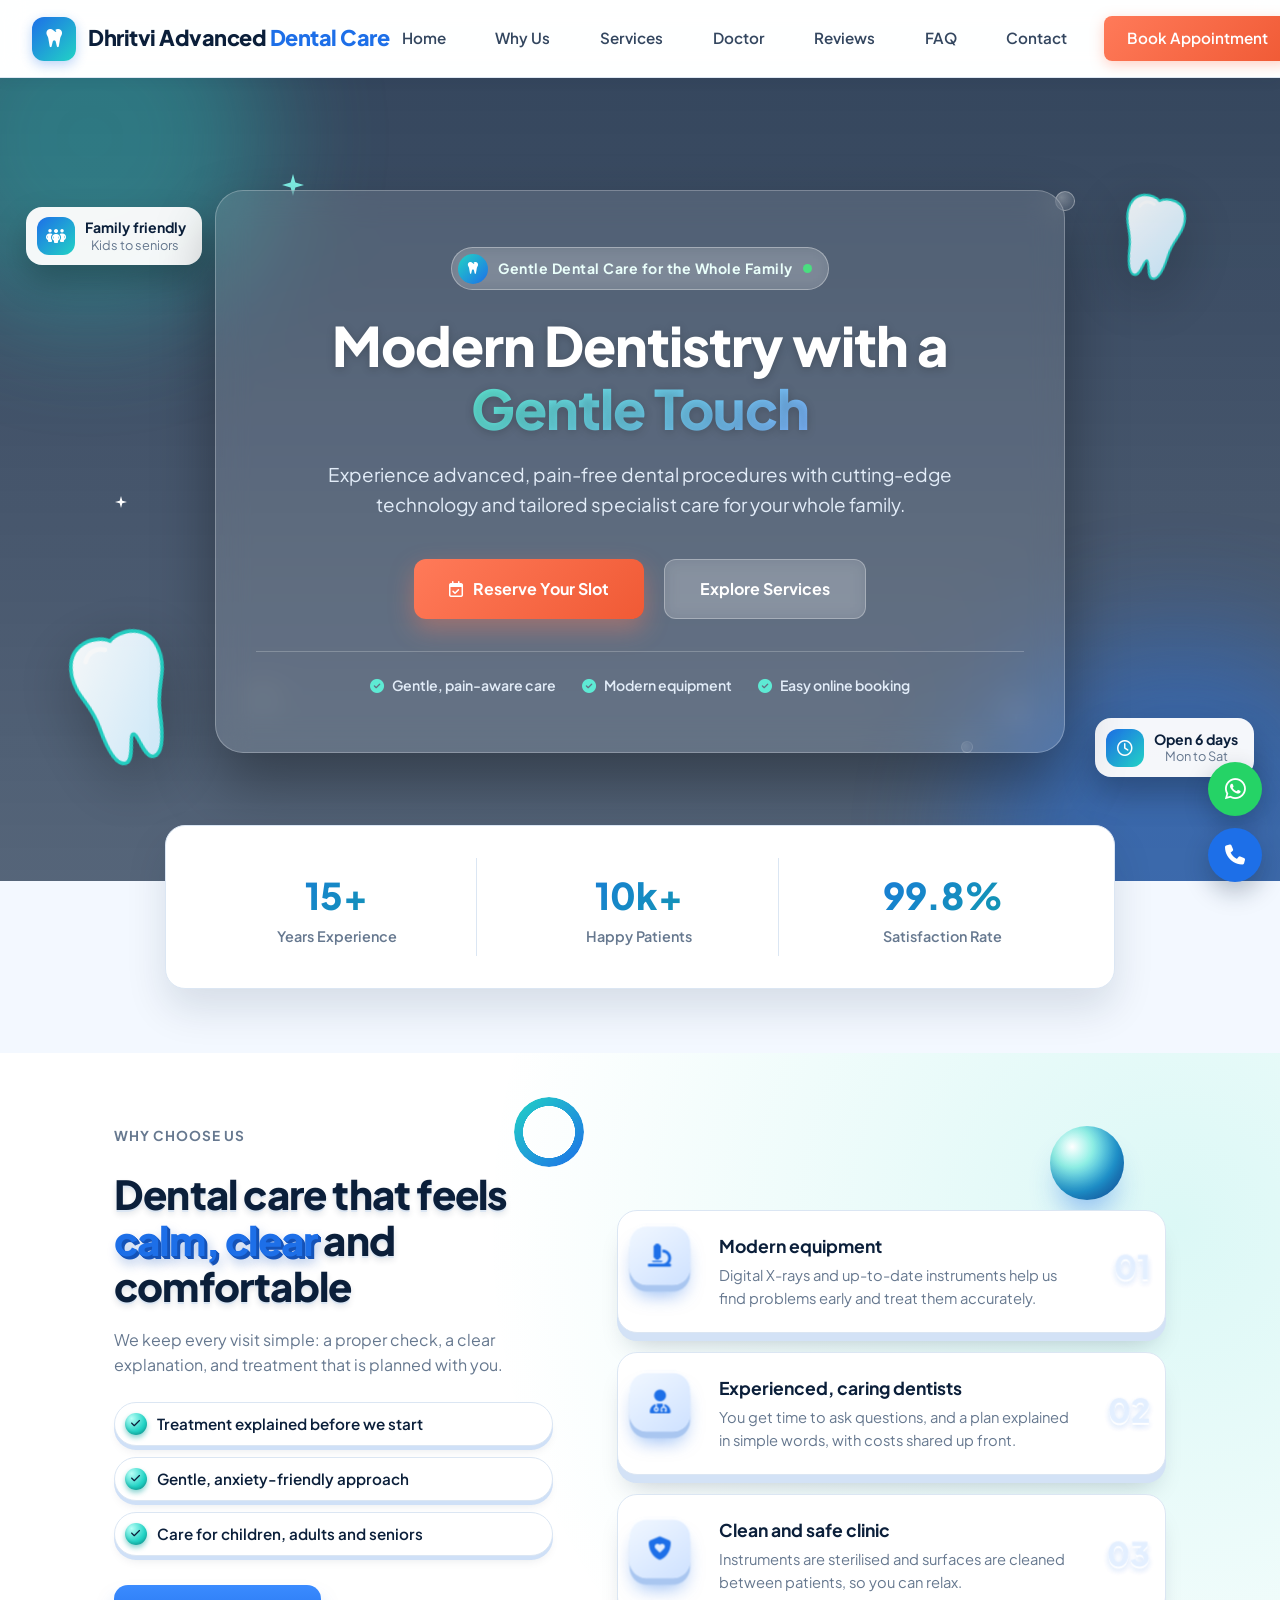
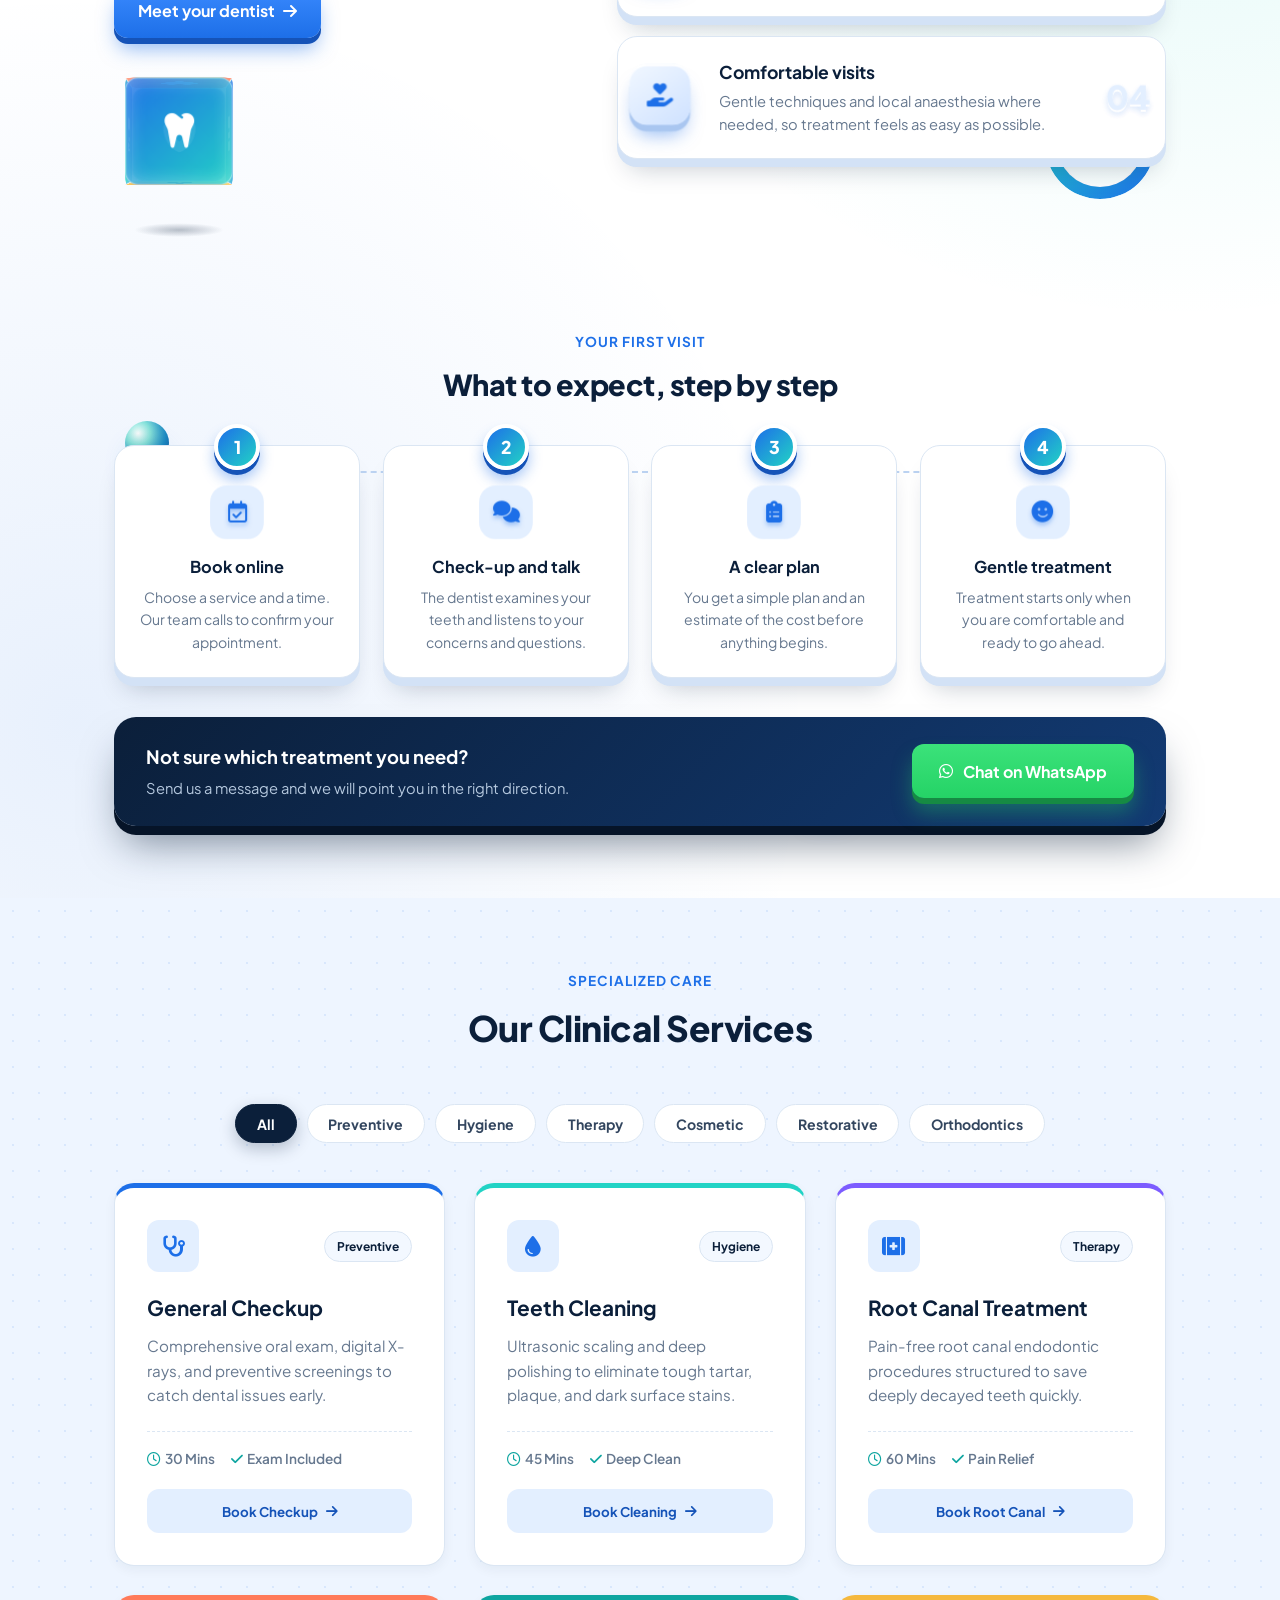
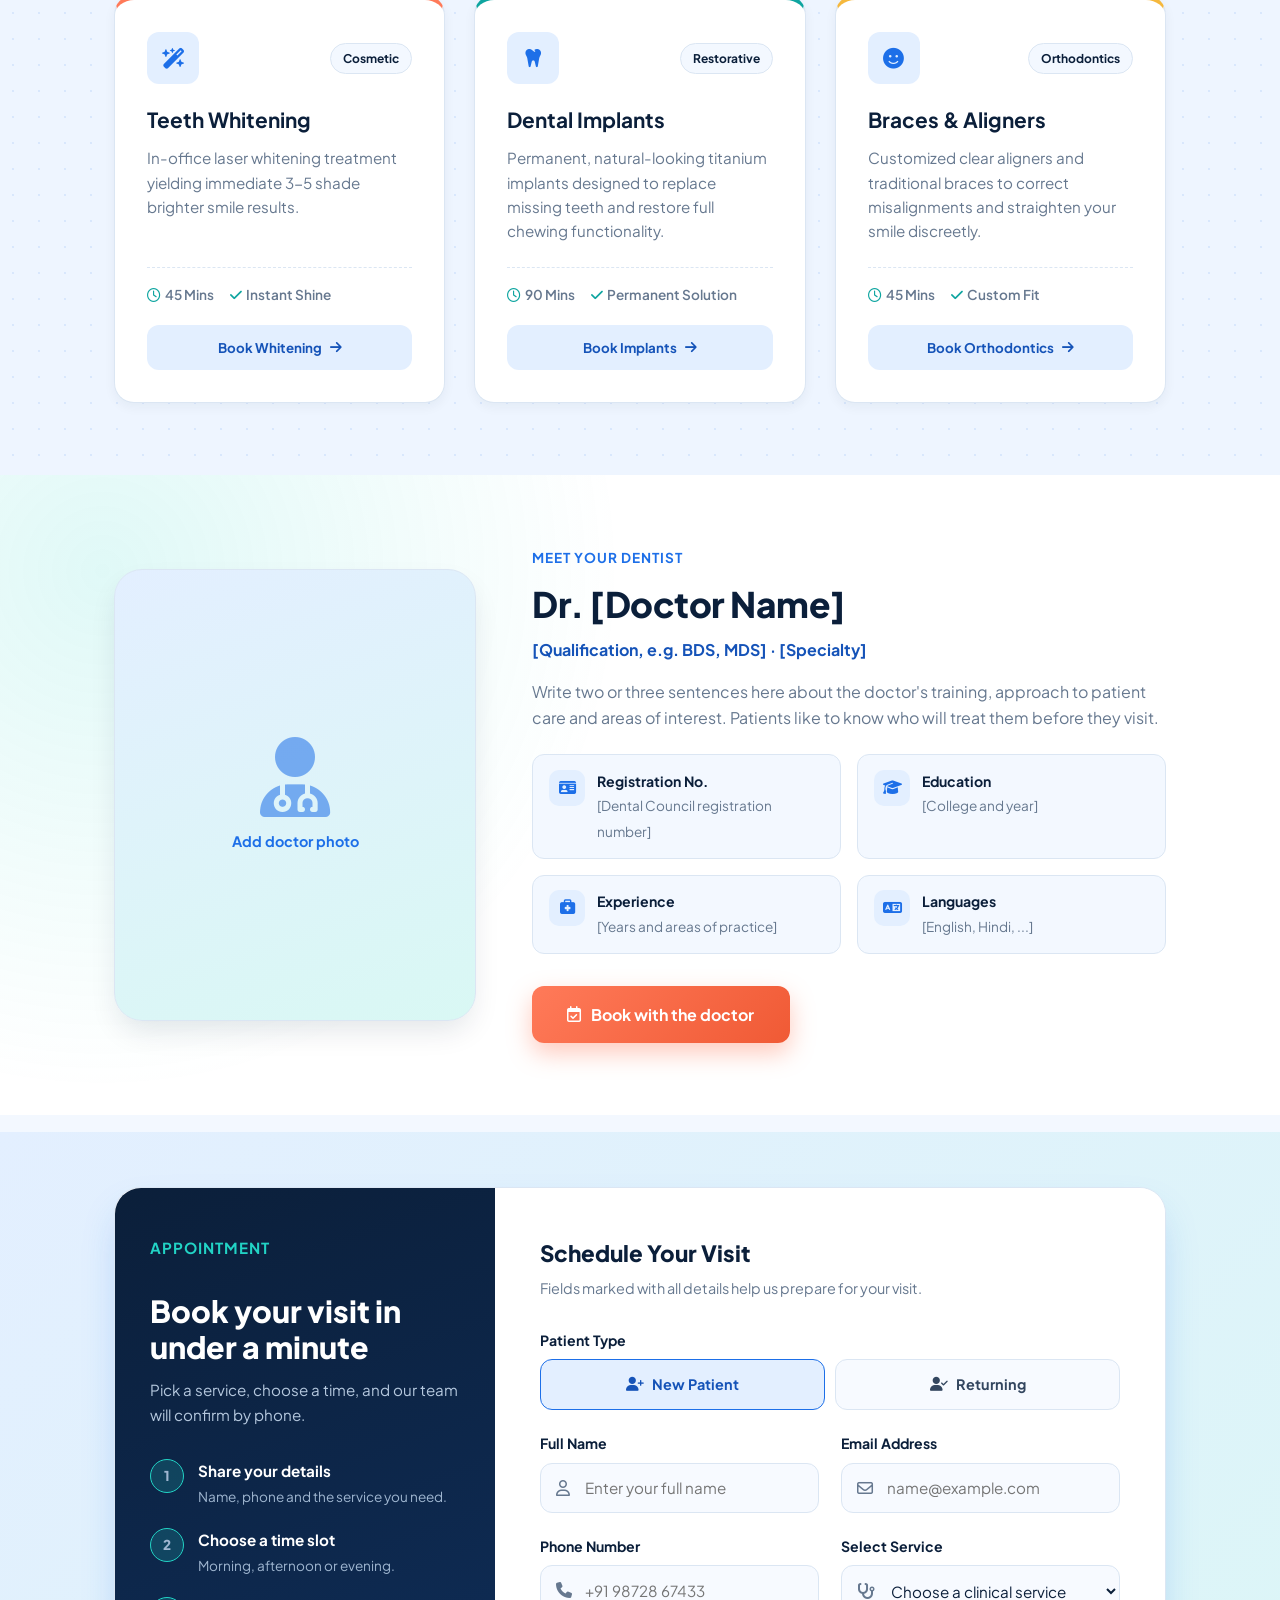
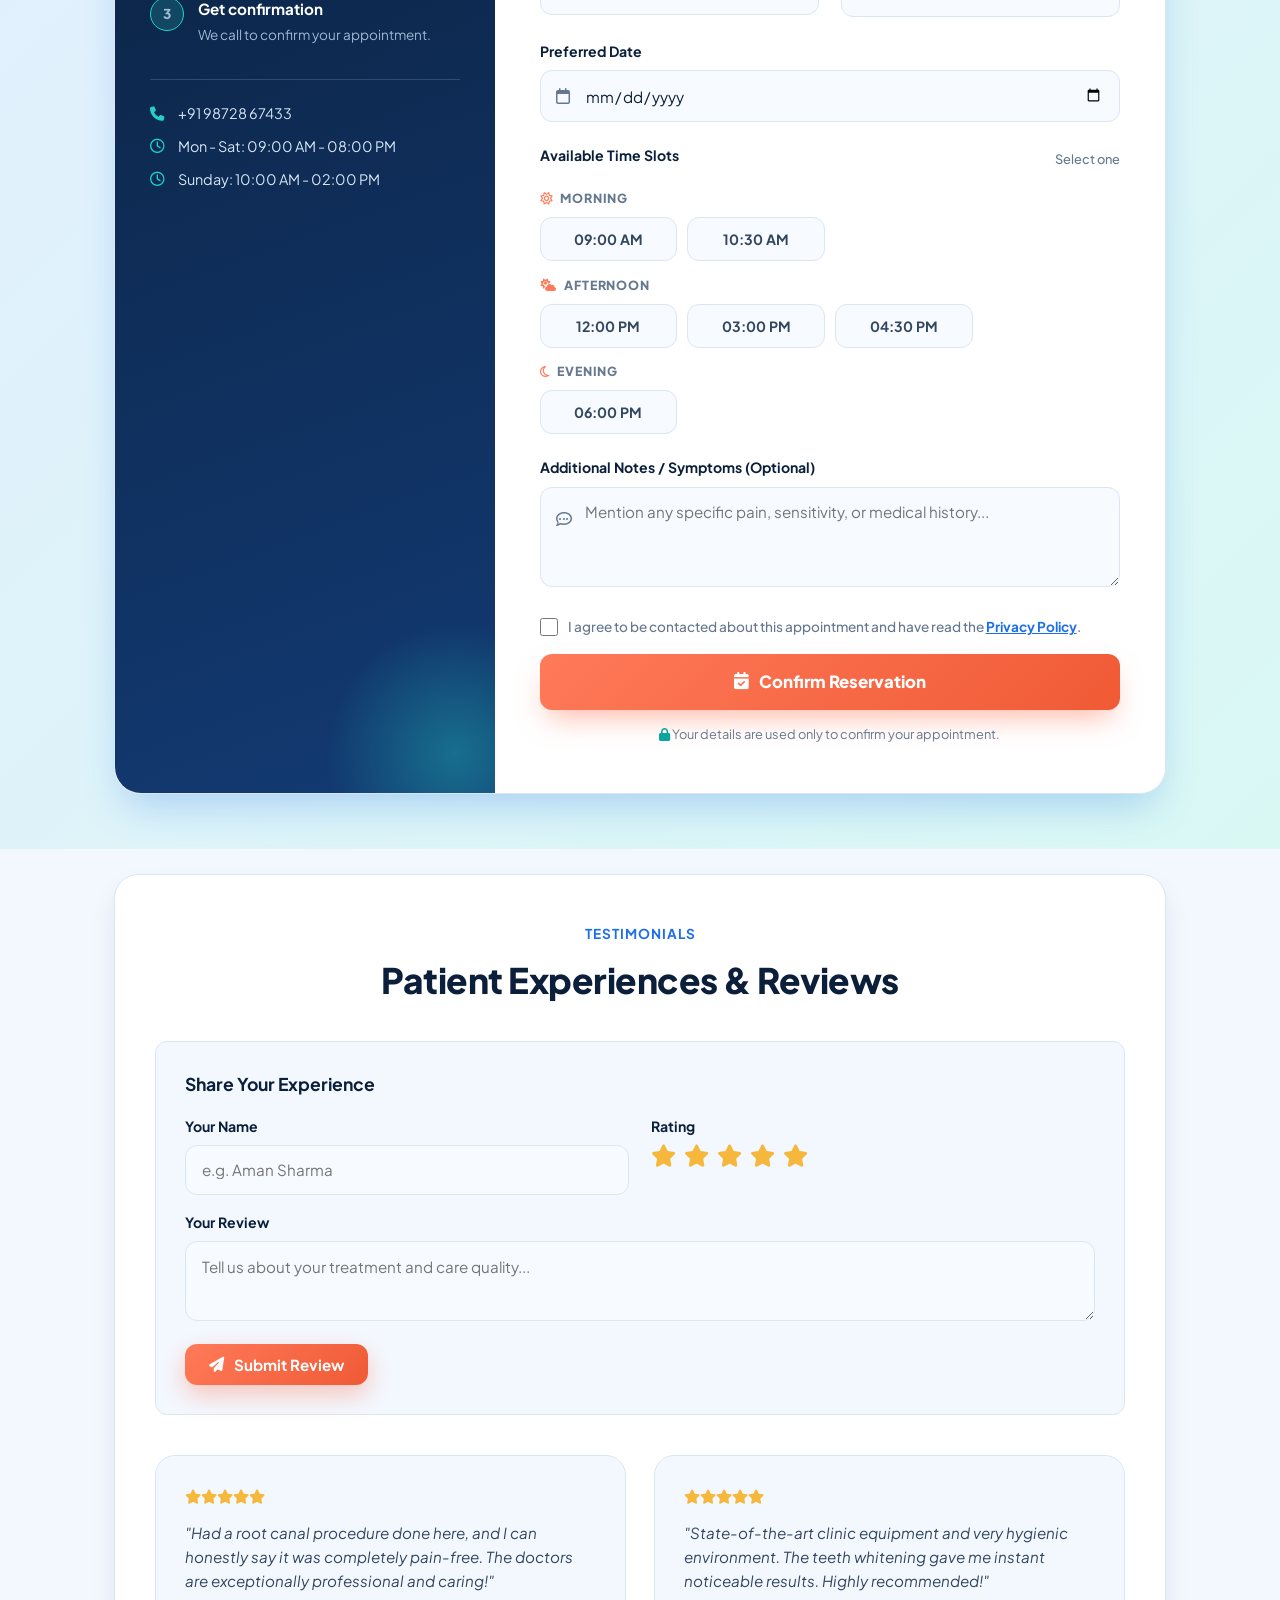
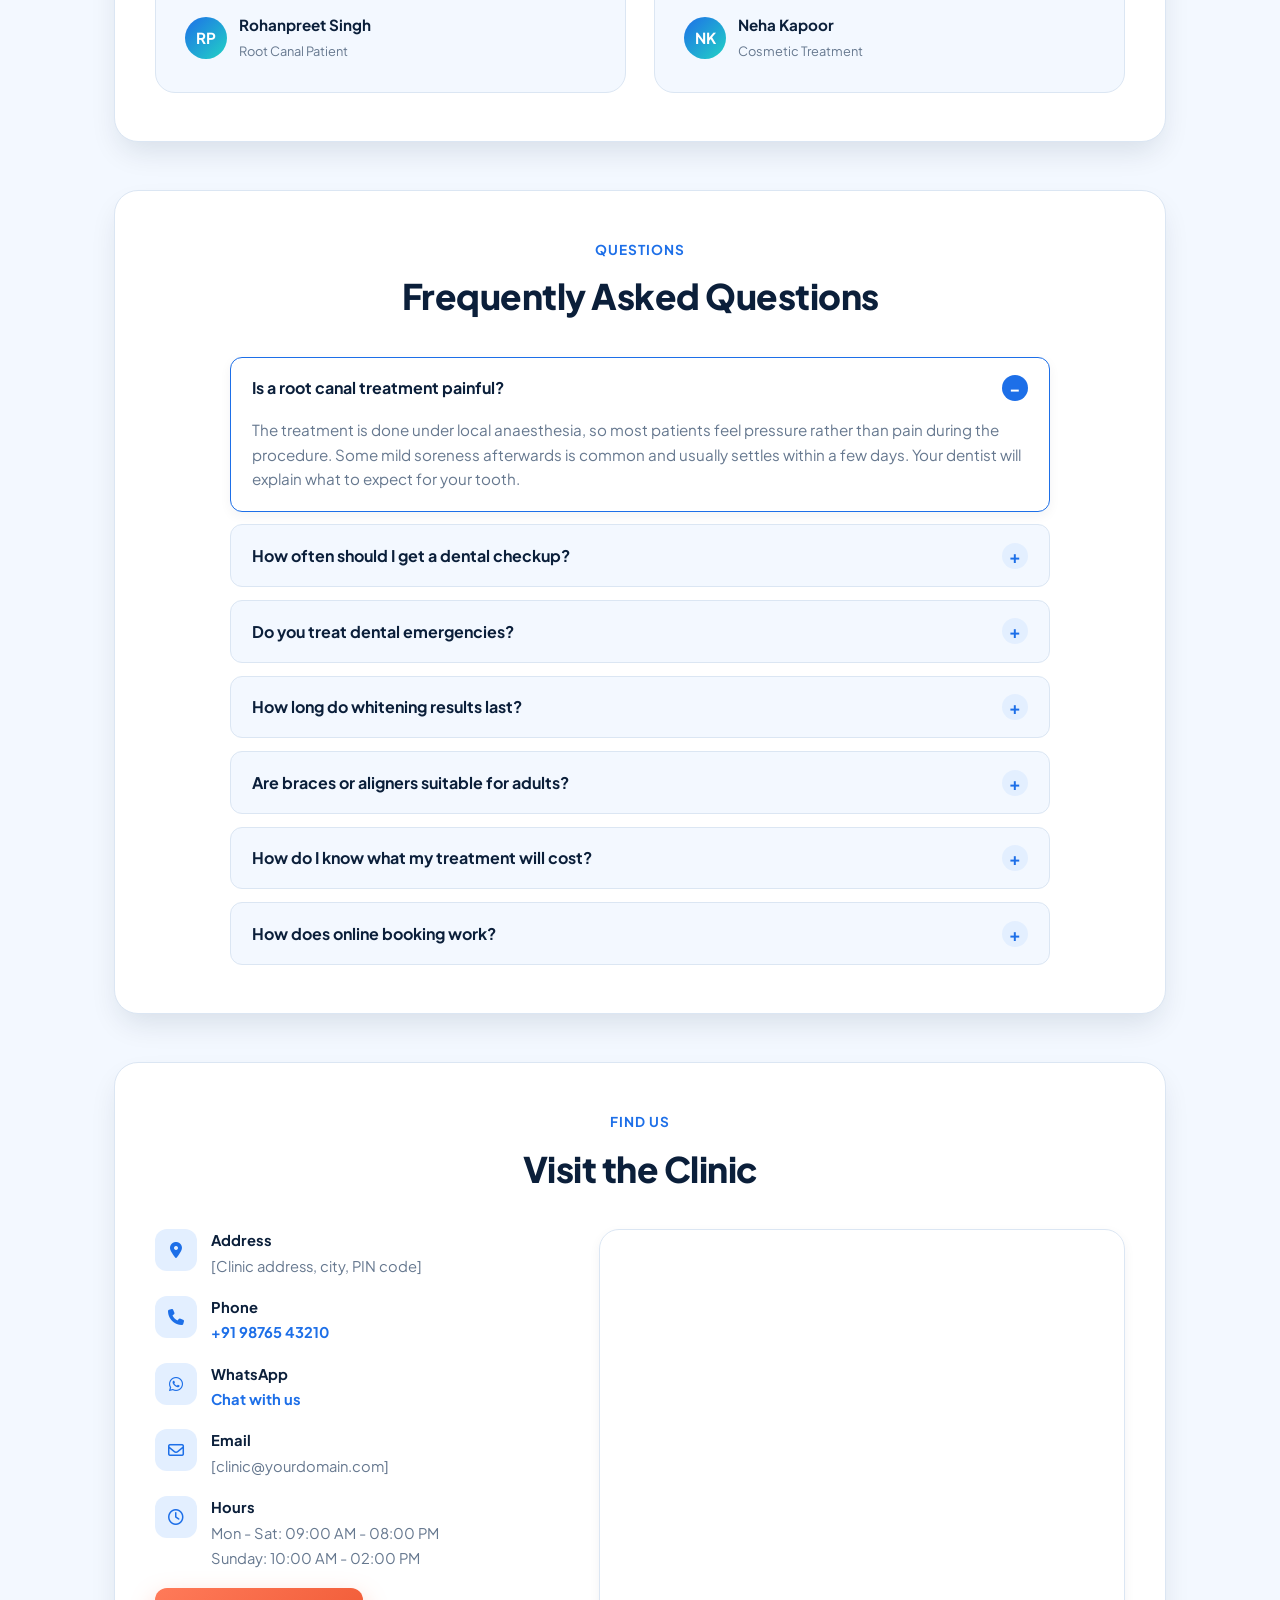
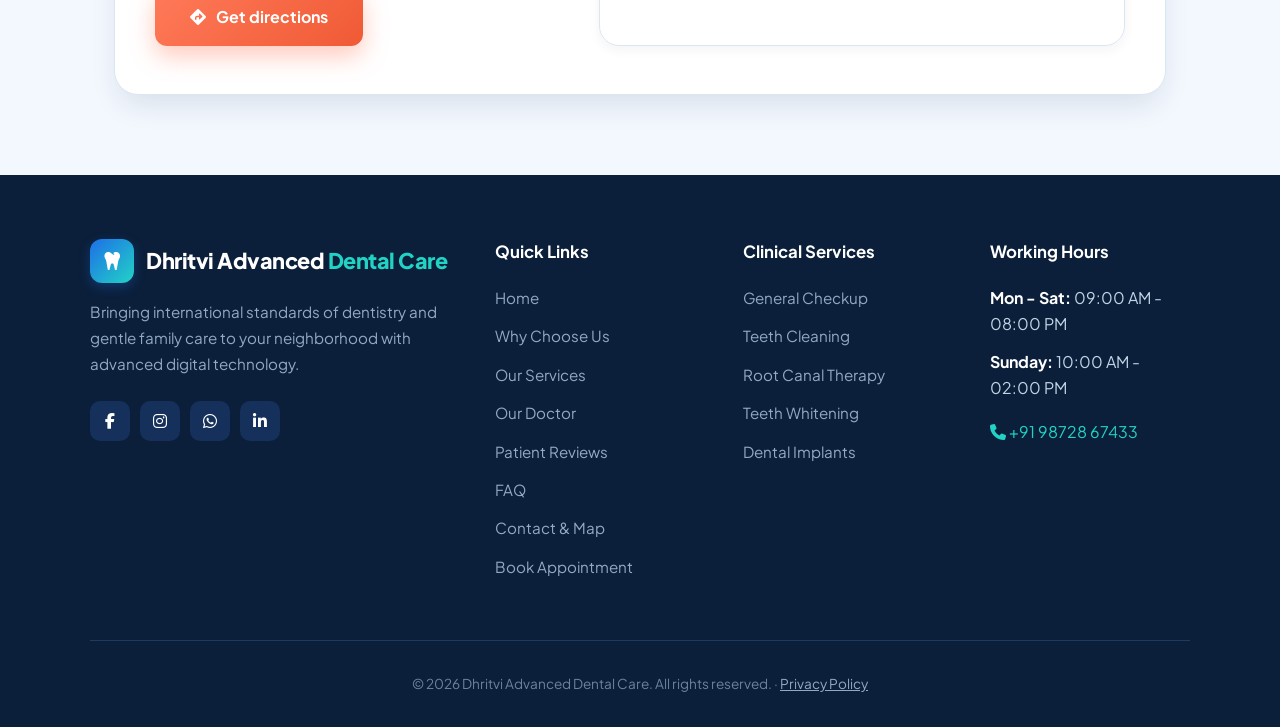
<file: index (2).html>
<!DOCTYPE html>
<html lang="en">

<head>
    <meta charset="UTF-8">
    <meta name="viewport" content="width=device-width, initial-scale=1.0">
    <title>Dhritvi Advanced Dental Care | Dentist, Root Canal, Implants &amp; Braces</title>
    <meta name="description"
        content="Dhritvi Advanced Dental Care offers gentle, modern dental treatment for the whole family: checkups, cleaning, root canal, whitening, implants and braces. Book online.">
    <meta name="theme-color" content="#1d6fe8">
    <meta property="og:title" content="Dhritvi Advanced Dental Care">
    <meta property="og:description" content="Modern dentistry with a gentle touch. Book your appointment online.">
    <meta property="og:type" content="website">
    

    
    
    <link rel="icon"
        href="data:image/svg+xml,%3Csvg xmlns='http://www.w3.org/2000/svg' viewBox='0 0 64 64'%3E%3Crect width='64' height='64' rx='16' fill='%231d6fe8'/%3E%3Cpath d='M20 16c-6 0-9 5-8 11 1 6 3 8 4 14 1 6 3 9 5 9s3-5 4-9c1-3 2-4 3-4s2 1 3 4c1 4 2 9 4 9s4-3 5-9c1-6 3-8 4-14 1-6-2-11-8-11-4 0-6 2-8 2s-4-2-8-2z' fill='white'/%3E%3C/svg%3E">

    <!-- SEO: local business data for Google. REPLACE every value marked CHANGE-ME, then keep or delete this block. -->
    <script type="application/ld+json">
    {
        "@context": "https://schema.org",
        "@type": "Dentist",
        "name": "Dhritvi Advanced Dental Care",
        "telephone": "+919872867433",
        "url": "https://CHANGE-ME.example/",
        "address": {
            "@type": "PostalAddress",
            "streetAddress": "CHANGE-ME street address",
            "addressLocality": "CHANGE-ME city",
            "addressRegion": "CHANGE-ME state",
            "postalCode": "CHANGE-ME",
            "addressCountry": "IN"
        },
        "openingHoursSpecification": [
            { "@type": "OpeningHoursSpecification", "dayOfWeek": ["Monday","Tuesday","Wednesday","Thursday","Friday","Saturday"], "opens": "09:00", "closes": "20:00" },
            { "@type": "OpeningHoursSpecification", "dayOfWeek": "Sunday", "opens": "10:00", "closes": "14:00" }
        ]
    }
    </script>

    <link rel="preconnect" href="https://fonts.googleapis.com">
    <link rel="preconnect" href="https://fonts.gstatic.com" crossorigin>
    <link href="https://fonts.googleapis.com/css2?family=Plus+Jakarta+Sans:wght@300;400;500;600;700;800&display=swap"
        rel="stylesheet">
    <link rel="stylesheet" href="https://cdnjs.cloudflare.com/ajax/libs/font-awesome/6.4.0/css/all.min.css">
    <style>
/* ===== NEW COLOR SYSTEM =====
   Navy  = trust / professionalism   (#0b1f3a)
   Blue  = primary brand + buttons    (#1d6fe8)
   Aqua  = fresh / hygiene accent     (#22d3c5)
   Coral = warm call-to-action        (#ff7a59)
   Ice   = soft backgrounds           (#f3f8ff / #e3efff)
*/
:root {
    --primary: #1d6fe8;
    --primary-dark: #1553b8;
    --primary-light: #e3efff;
    --accent: #22d3c5;
    --accent-dark: #0ea5a0;
    --cta: #ff7a59;
    --cta-dark: #f05a35;
    --secondary: #0b1f3a;
    --text-main: #33465f;
    --text-muted: #66788f;
    --bg-main: #f3f8ff;
    --bg-card: #ffffff;
    --border-color: #dbe6f3;
    --radius-lg: 20px;
    --radius-md: 12px;
    --shadow-sm: 0 4px 12px rgba(11, 31, 58, 0.05);
    --shadow-md: 0 14px 30px -6px rgba(11, 31, 58, 0.12);
    --shadow-lg: 0 20px 40px -10px rgba(29, 111, 232, 0.28);
}

* {
    box-sizing: border-box;
    margin: 0;
    padding: 0;
    font-family: 'Plus Jakarta Sans', sans-serif;
    scroll-behavior: smooth;
}

body {
    background-color: var(--bg-main);
    color: var(--text-main);
    line-height: 1.6;
    overflow-x: hidden;
}

/* Site Header */
.site-header {
    background-color: rgba(255, 255, 255, 0.92);
    backdrop-filter: blur(12px);
    padding: 1rem 2rem;
    display: flex;
    justify-content: space-between;
    align-items: center;
    position: sticky;
    top: 0;
    z-index: 1000;
    box-shadow: var(--shadow-sm);
    border-bottom: 1px solid rgba(219, 230, 243, 0.9);
}

.brand-container { display: flex; align-items: center; gap: 12px; }

.brand-logo {
    width: 44px;
    height: 44px;
    background: linear-gradient(135deg, var(--primary), var(--accent));
    border-radius: 12px;
    display: flex;
    align-items: center;
    justify-content: center;
    color: white;
    font-size: 1.3rem;
    box-shadow: 0 4px 12px rgba(29, 111, 232, 0.3);
    transition: transform 0.3s ease;
}

.brand-container:hover .brand-logo { transform: rotate(-8deg) scale(1.05); }

.brand-title {
    font-size: 1.35rem;
    font-weight: 800;
    color: var(--secondary);
    letter-spacing: -0.5px;
}

.brand-title span { color: var(--primary); }

.nav-links { display: flex; align-items: center; gap: 1.5rem; }

.nav-links a {
    position: relative;
    color: var(--text-main);
    text-decoration: none;
    font-weight: 600;
    font-size: 0.95rem;
    padding: 0.5rem 0.8rem;
    border-radius: 8px;
    transition: all 0.3s cubic-bezier(0.4, 0, 0.2, 1);
}

.nav-links a:not(.nav-cta):hover {
    color: var(--primary-dark);
    background-color: var(--primary-light);
}

.nav-links a:not(.nav-cta)::after {
    content: '';
    position: absolute;
    bottom: 2px;
    left: 50%;
    width: 0;
    height: 2.5px;
    background: linear-gradient(90deg, var(--primary), var(--accent));
    border-radius: 4px;
    transition: all 0.3s cubic-bezier(0.4, 0, 0.2, 1);
    transform: translateX(-50%);
}

.nav-links a:not(.nav-cta):hover::after { width: 70%; }

/* Coral CTA stands out against the blue/navy */
.nav-cta {
    background: linear-gradient(135deg, var(--cta), var(--cta-dark));
    color: white !important;
    padding: 0.65rem 1.4rem !important;
    border-radius: var(--radius-md);
    box-shadow: 0 4px 14px rgba(255, 122, 89, 0.35);
    transition: all 0.3s cubic-bezier(0.4, 0, 0.2, 1) !important;
}

.nav-cta:hover {
    transform: translateY(-3px) scale(1.03);
    box-shadow: 0 8px 22px rgba(255, 122, 89, 0.5);
}

/* Hero */
.hero {
    background: linear-gradient(180deg, rgba(11, 31, 58, 0.82) 0%, rgba(11, 31, 58, 0.68) 100%),
                url('https://images.unsplash.com/photo-1629909613654-28e377c37b09?auto=format&fit=crop&q=80&w=1920') center/cover no-repeat;
    padding: 7rem 2rem 8rem 2rem;
    text-align: center;
    position: relative;
    display: flex;
    justify-content: center;
    align-items: center;
}

.hero-glass-card {
    background: rgba(255, 255, 255, 0.12);
    backdrop-filter: blur(16px);
    -webkit-backdrop-filter: blur(16px);
    border: 1px solid rgba(255, 255, 255, 0.25);
    padding: 3.5rem 2.5rem;
    border-radius: 28px;
    max-width: 850px;
    box-shadow: 0 30px 60px rgba(0, 0, 0, 0.35);
    transition: transform 0.4s ease, border-color 0.4s ease;
}

.hero-glass-card:hover { border-color: rgba(255, 255, 255, 0.45); transform: translateY(-4px); }

.hero-badge {
    display: inline-flex;
    align-items: center;
    gap: 8px;
    background: rgba(34, 211, 197, 0.18);
    color: #7ff0e6;
    padding: 0.45rem 1.2rem;
    border-radius: 50px;
    font-size: 0.88rem;
    font-weight: 700;
    margin-bottom: 1.5rem;
    border: 1px solid rgba(34, 211, 197, 0.45);
    letter-spacing: 0.5px;
}

.hero h2 {
    font-size: 3.4rem;
    font-weight: 800;
    color: #ffffff;
    line-height: 1.15;
    margin: 0 auto 1.2rem auto;
    letter-spacing: -1px;
    text-shadow: 0 2px 10px rgba(0, 0, 0, 0.2);
}

.hero h2 span {
    background: linear-gradient(135deg, #5eead4, #7cb4ff);
    -webkit-background-clip: text;
    background-clip: text;
    -webkit-text-fill-color: transparent;
}

.hero p {
    font-size: 1.18rem;
    color: #e2ecf8;
    max-width: 640px;
    margin: 0 auto 2.5rem auto;
}

.hero-btns { display: flex; justify-content: center; gap: 1.2rem; flex-wrap: wrap; }

.btn-primary {
    background: linear-gradient(135deg, var(--cta), var(--cta-dark));
    color: white;
    padding: 1rem 2.2rem;
    font-weight: 700;
    text-decoration: none;
    border: none;
    cursor: pointer;
    border-radius: var(--radius-md);
    box-shadow: 0 10px 25px rgba(255, 122, 89, 0.4);
    transition: all 0.3s cubic-bezier(0.4, 0, 0.2, 1);
    display: inline-flex;
    align-items: center;
    gap: 10px;
}

.btn-primary:hover {
    transform: translateY(-4px) scale(1.02);
    box-shadow: 0 20px 35px rgba(255, 122, 89, 0.5);
}

.btn-secondary {
    background: rgba(255, 255, 255, 0.15);
    color: white;
    padding: 1rem 2.2rem;
    font-weight: 700;
    text-decoration: none;
    border-radius: var(--radius-md);
    border: 1px solid rgba(255, 255, 255, 0.3);
    backdrop-filter: blur(8px);
    transition: all 0.3s cubic-bezier(0.4, 0, 0.2, 1);
}

.btn-secondary:hover { background: rgba(255, 255, 255, 0.3); border-color: white; transform: translateY(-4px); }

/* Stats */
.stats-banner {
    max-width: 950px;
    margin: -3.5rem auto 4rem auto;
    background: white;
    border-radius: var(--radius-lg);
    padding: 2rem;
    display: grid;
    grid-template-columns: repeat(3, 1fr);
    gap: 1.5rem;
    box-shadow: 0 20px 40px rgba(11, 31, 58, 0.12);
    border: 1px solid var(--border-color);
    position: relative;
    z-index: 10;
}

.stat-item {
    text-align: center;
    border-right: 1px solid var(--border-color);
    transition: transform 0.3s ease;
    padding: 0.5rem 0;
}

.stat-item:hover { transform: translateY(-4px); }
.stat-item:last-child { border-right: none; }

.stat-number {
    font-size: 2.3rem;
    font-weight: 800;
    background: linear-gradient(135deg, var(--primary), var(--accent-dark));
    -webkit-background-clip: text;
    background-clip: text;
    -webkit-text-fill-color: transparent;
}

.stat-label { font-size: 0.9rem; color: var(--text-muted); font-weight: 600; }

.container { max-width: 1100px; margin: 0 auto 4rem auto; padding: 0 1.5rem; }

.section-header { text-align: center; margin-bottom: 3rem; }

.section-subtitle {
    color: var(--primary);
    font-weight: 700;
    text-transform: uppercase;
    font-size: 0.85rem;
    letter-spacing: 1px;
    margin-bottom: 0.5rem;
}

.section-title { font-size: 2.2rem; font-weight: 800; color: var(--secondary); letter-spacing: -0.5px; }

/* ===== WHY US (intro + numbered feature list) ===== */
.why-wrap {
    display: grid;
    grid-template-columns: 1fr 1.25fr;
    gap: 4rem;
    align-items: center;
    margin-bottom: 5rem;
}

.why-intro .section-subtitle { text-align: left; }

.why-intro h2 {
    font-size: 2.5rem;
    font-weight: 800;
    color: var(--secondary);
    line-height: 1.15;
    letter-spacing: -0.8px;
    margin-bottom: 1.1rem;
}

.why-intro h2 span { color: var(--primary); }

.why-intro p { color: var(--text-muted); margin-bottom: 1.5rem; max-width: 460px; }

.why-checks { list-style: none; margin-bottom: 1.8rem; }

.why-checks li {
    display: flex;
    align-items: center;
    gap: 10px;
    font-weight: 600;
    color: var(--secondary);
    margin-bottom: 0.7rem;
    font-size: 0.95rem;
}

.why-checks li i {
    width: 22px;
    height: 22px;
    border-radius: 50%;
    background: var(--accent);
    color: var(--secondary);
    font-size: 0.65rem;
    display: flex;
    align-items: center;
    justify-content: center;
    flex-shrink: 0;
}

.why-link {
    display: inline-flex;
    align-items: center;
    gap: 8px;
    color: var(--primary);
    font-weight: 700;
    text-decoration: none;
    transition: gap 0.3s ease;
}

.why-link:hover { gap: 14px; }

.why-list {
    counter-reset: why;
    background: #fff;
    border: 1px solid var(--border-color);
    border-radius: 24px;
    box-shadow: var(--shadow-md);
    padding: 0.6rem 2rem;
}

.why-item {
    counter-increment: why;
    display: grid;
    grid-template-columns: 56px 1fr auto;
    gap: 1.3rem;
    align-items: center;
    padding: 1.5rem 0;
    border-bottom: 1px solid var(--border-color);
    transition: transform 0.3s ease;
}

.why-item:last-child { border-bottom: none; }

.why-item::after {
    content: "0" counter(why);
    font-size: 2rem;
    font-weight: 800;
    line-height: 1;
    color: var(--primary-light);
    transition: color 0.3s ease;
}

.why-item:hover { transform: translateX(6px); }
.why-item:hover::after { color: var(--accent); }

.why-icon {
    width: 56px;
    height: 56px;
    border-radius: 16px;
    background: var(--primary-light);
    color: var(--primary);
    display: flex;
    align-items: center;
    justify-content: center;
    font-size: 1.35rem;
    transition: all 0.3s ease;
}

.why-item:hover .why-icon {
    background: linear-gradient(135deg, var(--primary), var(--accent));
    color: #fff;
    transform: rotate(-6deg) scale(1.06);
}

.why-text h3 { color: var(--secondary); font-size: 1.1rem; font-weight: 700; margin-bottom: 0.25rem; }
.why-text p { color: var(--text-muted); font-size: 0.92rem; margin: 0; }

/* ===== SERVICES (filter tabs + accent-strip cards) ===== */
.filter-bar {
    display: flex;
    justify-content: center;
    flex-wrap: wrap;
    gap: 10px;
    margin-bottom: 2.5rem;
}

.filter-btn {
    background: white;
    border: 1.5px solid var(--border-color);
    color: var(--text-main);
    padding: 0.6rem 1.3rem;
    border-radius: 50px;
    font-weight: 700;
    font-size: 0.88rem;
    cursor: pointer;
    transition: all 0.25s ease;
}

.filter-btn:hover { border-color: var(--primary); color: var(--primary); }

.filter-btn.active {
    background: var(--secondary);
    border-color: var(--secondary);
    color: white;
    box-shadow: 0 6px 16px rgba(11, 31, 58, 0.25);
}

.services-grid {
    display: grid;
    grid-template-columns: repeat(auto-fit, minmax(320px, 1fr));
    gap: 1.8rem;
    margin-bottom: 5rem;
}

.service-card {
    background: var(--bg-card);
    border-radius: var(--radius-lg);
    padding: 2rem;
    box-shadow: var(--shadow-sm);
    border: 1px solid var(--border-color);
    border-top: 5px solid var(--primary);
    display: flex;
    flex-direction: column;
    justify-content: space-between;
    transition: all 0.35s cubic-bezier(0.4, 0, 0.2, 1);
    animation: fadeUp 0.45s ease both;
}

/* each category gets its own accent color */
.service-card[data-cat="Preventive"]   { border-top-color: var(--primary); }
.service-card[data-cat="Hygiene"]      { border-top-color: var(--accent); }
.service-card[data-cat="Therapy"]      { border-top-color: #7c5cff; }
.service-card[data-cat="Cosmetic"]     { border-top-color: var(--cta); }
.service-card[data-cat="Restorative"]  { border-top-color: #0ea5a0; }
.service-card[data-cat="Orthodontics"] { border-top-color: #f5b83d; }

@keyframes fadeUp {
    from { opacity: 0; transform: translateY(14px); }
    to { opacity: 1; transform: translateY(0); }
}

.service-card:hover { transform: translateY(-8px); box-shadow: var(--shadow-md); }

.service-header-icon { display: flex; justify-content: space-between; align-items: center; margin-bottom: 1.2rem; }

.service-icon {
    width: 52px;
    height: 52px;
    background: var(--primary-light);
    color: var(--primary);
    border-radius: 12px;
    display: flex;
    align-items: center;
    justify-content: center;
    font-size: 1.3rem;
    transition: all 0.3s ease;
}

.service-card:hover .service-icon { transform: scale(1.1); background: var(--secondary); color: white; }

.service-tag {
    font-size: 0.75rem;
    font-weight: 700;
    background: var(--bg-main);
    color: var(--secondary);
    padding: 0.3rem 0.75rem;
    border-radius: 20px;
    border: 1px solid var(--border-color);
}

.service-card h3 { color: var(--secondary); font-size: 1.3rem; font-weight: 700; margin-bottom: 0.6rem; }
.service-card p { color: var(--text-muted); font-size: 0.95rem; margin-bottom: 1.5rem; }

.service-meta {
    display: flex;
    align-items: center;
    gap: 1rem;
    padding-top: 1rem;
    border-top: 1px dashed var(--border-color);
    margin-bottom: 1.2rem;
    font-size: 0.85rem;
    color: var(--text-muted);
    font-weight: 600;
}

.service-meta i { color: var(--accent-dark); margin-right: 4px; }

.service-book-btn {
    background-color: var(--primary-light);
    color: var(--primary-dark);
    border: none;
    padding: 0.85rem 1rem;
    border-radius: var(--radius-md);
    font-weight: 700;
    cursor: pointer;
    width: 100%;
    transition: all 0.3s ease;
    display: flex;
    align-items: center;
    justify-content: center;
    gap: 8px;
}

.service-book-btn i { transition: transform 0.3s ease; }

.service-book-btn:hover {
    background-color: var(--primary);
    color: white;
    box-shadow: 0 6px 16px rgba(29, 111, 232, 0.35);
}

.service-book-btn:hover i { transform: translateX(5px); }

/* ===== BOOKING (split: dark info panel + form) ===== */
.booking-section {
    display: grid;
    grid-template-columns: 0.85fr 1.5fr;
    background: white;
    border-radius: 26px;
    box-shadow: var(--shadow-lg);
    border: 1px solid var(--border-color);
    overflow: hidden;
    margin-bottom: 5rem;
}

.booking-info {
    background: linear-gradient(160deg, var(--secondary) 0%, #123a73 100%);
    color: #d6e4f5;
    padding: 3rem 2.2rem;
    position: relative;
    overflow: hidden;
}

.booking-info::after {
    content: '';
    position: absolute;
    width: 260px; height: 260px;
    right: -90px; bottom: -90px;
    border-radius: 50%;
    background: radial-gradient(circle, rgba(34, 211, 197, 0.35), transparent 70%);
}

.booking-info .section-subtitle { color: var(--accent); }
.booking-info h2 { color: white; font-size: 1.9rem; font-weight: 800; line-height: 1.2; margin-bottom: 0.8rem; }
.booking-info > p { font-size: 0.95rem; margin-bottom: 2rem; color: #b5c8de; }

.booking-steps { list-style: none; margin-bottom: 2rem; position: relative; z-index: 1; }

.booking-steps li { display: flex; gap: 14px; margin-bottom: 1.2rem; align-items: flex-start; }

.step-dot {
    width: 34px;
    height: 34px;
    border-radius: 50%;
    background: rgba(34, 211, 197, 0.18);
    border: 1px solid var(--accent);
    color: var(--accent);
    font-weight: 800;
    font-size: 0.9rem;
    display: flex;
    align-items: center;
    justify-content: center;
    flex-shrink: 0;
}

.booking-steps strong { display: block; color: white; font-size: 0.95rem; }
.booking-steps span { font-size: 0.85rem; color: #9fb6d0; }

.booking-contact {
    position: relative;
    z-index: 1;
    padding-top: 1.4rem;
    border-top: 1px solid rgba(255, 255, 255, 0.15);
    font-size: 0.9rem;
}

.booking-contact div { margin-bottom: 0.6rem; display: flex; gap: 10px; align-items: center; }
.booking-contact i { color: var(--accent); width: 18px; }

.booking-form-wrap { padding: 3rem 2.8rem; }
.booking-form-wrap h3 { color: var(--secondary); font-size: 1.4rem; font-weight: 800; margin-bottom: 0.3rem; }
.booking-form-wrap .form-intro { color: var(--text-muted); font-size: 0.9rem; margin-bottom: 1.8rem; }

.form-group { margin-bottom: 1.4rem; }

.form-group label {
    display: block;
    margin-bottom: 0.5rem;
    font-weight: 700;
    color: var(--secondary);
    font-size: 0.88rem;
}

.input-wrapper { position: relative; }

.input-wrapper i {
    position: absolute;
    left: 1rem;
    top: 50%;
    transform: translateY(-50%);
    color: var(--text-muted);
    font-size: 1rem;
}

.form-group input,
.form-group select,
.form-group textarea {
    width: 100%;
    padding: 0.9rem 1rem 0.9rem 2.8rem;
    border: 1.5px solid var(--border-color);
    border-radius: var(--radius-md);
    font-size: 0.95rem;
    color: var(--secondary);
    background-color: #f7faff;
    transition: all 0.2s ease;
    outline: none;
}

.form-group textarea { resize: vertical; min-height: 100px; }

.form-group input:focus,
.form-group select:focus,
.form-group textarea:focus {
    border-color: var(--primary);
    background-color: #ffffff;
    box-shadow: 0 0 0 4px rgba(29, 111, 232, 0.12);
}

.form-row { display: flex; gap: 1.4rem; }
.form-row .form-group { flex: 1; }

/* patient type toggle */
.patient-type { display: flex; gap: 10px; }

.patient-type label {
    flex: 1;
    margin: 0;
    cursor: pointer;
}

.patient-type input { display: none; }

.patient-type span {
    display: flex;
    align-items: center;
    justify-content: center;
    gap: 8px;
    padding: 0.8rem;
    border: 1.5px solid var(--border-color);
    border-radius: var(--radius-md);
    font-weight: 700;
    font-size: 0.9rem;
    color: var(--text-main);
    background: #f7faff;
    transition: all 0.2s ease;
}

.patient-type input:checked + span {
    border-color: var(--primary);
    background: var(--primary-light);
    color: var(--primary-dark);
}

.slot-label { display: flex; justify-content: space-between; align-items: center; }
.slot-subtitle { font-size: 0.8rem; color: var(--text-muted); font-weight: 500; }

.slot-group-title {
    font-size: 0.78rem;
    font-weight: 800;
    text-transform: uppercase;
    letter-spacing: 0.8px;
    color: var(--text-muted);
    margin: 0.9rem 0 0.5rem 0;
    display: flex;
    align-items: center;
    gap: 8px;
}

.slot-group-title i { color: var(--cta); }

.time-slots { display: grid; grid-template-columns: repeat(auto-fill, minmax(120px, 1fr)); gap: 10px; }

.slot-btn {
    padding: 0.75rem 0.5rem;
    background-color: #f7faff;
    border: 1.5px solid var(--border-color);
    border-radius: var(--radius-md);
    cursor: pointer;
    text-align: center;
    font-size: 0.88rem;
    font-weight: 700;
    color: var(--text-main);
    transition: all 0.2s ease;
}

.slot-btn:hover {
    border-color: var(--primary);
    color: var(--primary-dark);
    background-color: var(--primary-light);
    transform: translateY(-2px);
}

.slot-btn.selected {
    background-color: var(--primary);
    color: #ffffff;
    border-color: var(--primary);
    box-shadow: 0 4px 12px rgba(29, 111, 232, 0.35);
}

.submit-btn {
    width: 100%;
    padding: 1.1rem;
    background: linear-gradient(135deg, var(--cta), var(--cta-dark));
    color: white;
    border: none;
    border-radius: var(--radius-md);
    font-size: 1.05rem;
    font-weight: 800;
    cursor: pointer;
    margin-top: 1rem;
    box-shadow: 0 14px 28px -8px rgba(255, 122, 89, 0.55);
    transition: all 0.3s ease;
    display: flex;
    align-items: center;
    justify-content: center;
    gap: 10px;
}

.submit-btn:hover { transform: translateY(-3px); box-shadow: 0 22px 34px -10px rgba(255, 122, 89, 0.6); }

.form-note { text-align: center; font-size: 0.8rem; color: var(--text-muted); margin-top: 0.9rem; }
.form-note i { color: var(--accent-dark); }

.confirmation-message {
    display: none;
    margin-top: 1.5rem;
    padding: 1.2rem;
    background-color: #ecfdf8;
    color: #0b6b5c;
    border: 1px solid #a7ecdc;
    border-radius: var(--radius-md);
    text-align: center;
    font-weight: 700;
}

/* Reviews */
.reviews-section {
    background: white;
    padding: 3rem 2.5rem;
    border-radius: 24px;
    box-shadow: var(--shadow-md);
    border: 1px solid var(--border-color);
}

.star-rating-input { display: flex; gap: 8px; font-size: 1.4rem; color: #cbd5e1; cursor: pointer; margin-top: 0.3rem; }
.star-rating-input i.active { color: #f5b83d; }

.reviews-grid {
    display: grid;
    grid-template-columns: repeat(auto-fit, minmax(300px, 1fr));
    gap: 1.8rem;
    margin-top: 2rem;
}

.review-card {
    background: var(--bg-main);
    border-radius: var(--radius-lg);
    padding: 1.8rem;
    border: 1px solid var(--border-color);
    display: flex;
    flex-direction: column;
    justify-content: space-between;
    transition: all 0.3s ease;
}

.review-card:hover { transform: translateY(-5px); box-shadow: var(--shadow-md); border-left: 4px solid var(--primary); }

.stars { color: #f5b83d; font-size: 0.9rem; margin-bottom: 0.8rem; }
.review-text { color: var(--text-main); font-size: 0.95rem; font-style: italic; margin-bottom: 1.2rem; line-height: 1.6; }
.reviewer-info { display: flex; align-items: center; gap: 12px; }

.reviewer-avatar {
    width: 42px;
    height: 42px;
    background: linear-gradient(135deg, var(--primary), var(--accent));
    color: white;
    border-radius: 50%;
    display: flex;
    align-items: center;
    justify-content: center;
    font-weight: 700;
    font-size: 0.95rem;
}

.reviewer-details h4 { color: var(--secondary); font-size: 0.95rem; font-weight: 700; }
.reviewer-details span { color: var(--text-muted); font-size: 0.8rem; }

/* Footer */
.site-footer { background-color: var(--secondary); color: #c3d3e6; padding: 4rem 2rem 2rem 2rem; margin-top: 5rem; }

.footer-content {
    max-width: 1100px;
    margin: 0 auto;
    display: grid;
    grid-template-columns: 1.5fr repeat(3, 1fr);
    gap: 3rem;
    padding-bottom: 3rem;
    border-bottom: 1px solid #1f3a5f;
}

.footer-brand p { margin-top: 1rem; font-size: 0.95rem; color: #93a9c3; line-height: 1.7; }
.footer-column h4 { color: white; font-size: 1.05rem; font-weight: 700; margin-bottom: 1.2rem; }
.footer-column ul { list-style: none; }
.footer-column ul li { margin-bottom: 0.8rem; }
.footer-column ul li a { color: #93a9c3; text-decoration: none; transition: color 0.2s ease; font-size: 0.95rem; }
.footer-column ul li a:hover { color: var(--accent); }

.social-links { display: flex; gap: 10px; margin-top: 1.5rem; }

.social-icon {
    width: 40px;
    height: 40px;
    background-color: #15305a;
    border-radius: 10px;
    display: flex;
    align-items: center;
    justify-content: center;
    color: white;
    text-decoration: none;
    transition: all 0.3s ease;
}

.social-icon:hover { background-color: var(--primary); transform: translateY(-4px); }

.footer-bottom { max-width: 1100px; margin: 2rem auto 0 auto; text-align: center; font-size: 0.85rem; color: #6c829e; }

/* ===== COMFORTABLE BACKGROUNDS (full-width section bands) ===== */
body {
    background-color: #f3f8ff;
}

.container { isolation: isolate; }

#features, #services, #booking { position: relative; }

#features, #services { padding: 4.5rem 0; }
#features { margin-bottom: 0; }
.why-wrap { margin-bottom: 0; }
.services-grid { margin-bottom: 0; }

/* Why Us: white band with soft aqua + blue glows */
#features::before {
    content: '';
    position: absolute;
    top: 0; bottom: 0;
    left: 50%;
    width: 100vw;
    transform: translateX(-50%);
    z-index: -1;
    background:
        radial-gradient(circle at 92% 12%, rgba(34, 211, 197, 0.16), transparent 40%),
        radial-gradient(circle at 6% 88%, rgba(29, 111, 232, 0.10), transparent 42%),
        #ffffff;
}

/* Services: soft blue tint with a faint dotted pattern */
#services::before {
    content: '';
    position: absolute;
    top: 0; bottom: 0;
    left: 50%;
    width: 100vw;
    transform: translateX(-50%);
    z-index: -1;
    background:
        radial-gradient(rgba(29, 111, 232, 0.10) 1.2px, transparent 1.2px) 0 0 / 26px 26px,
        #eef5ff;
}

/* Booking: light blue-to-aqua gradient band behind the white card */
.booking-section { overflow: visible; margin-top: 4.5rem; margin-bottom: 5rem; }

#booking::before {
    content: '';
    position: absolute;
    top: -3.5rem; bottom: -3.5rem;
    left: 50%;
    width: 100vw;
    transform: translateX(-50%);
    z-index: -1;
    background: linear-gradient(135deg, #e3efff 0%, #d9f8f4 100%);
}

.booking-info { border-radius: 26px 0 0 26px; }
.booking-form-wrap { border-radius: 0 26px 26px 0; background: #fff; }

@media (max-width: 960px) {
    .booking-info { border-radius: 26px 26px 0 0; }
    .booking-form-wrap { border-radius: 0 0 26px 26px; }
}

/* Cards sit cleanly on tinted backgrounds */
.service-card { background: #ffffff; }

/* ===== EMERGENCY BAR ===== */
.emergency-bar {
    background: var(--secondary);
    color: #e6eefb;
    text-align: center;
    font-size: 0.85rem;
    font-weight: 600;
    padding: 0.55rem 1rem;
    display: flex;
    justify-content: center;
    align-items: center;
    flex-wrap: wrap;
    gap: 0.5rem 0.9rem;
}

.emergency-bar > i { color: var(--cta); }

.emergency-bar a {
    color: #fff;
    background: var(--cta);
    padding: 0.25rem 0.8rem;
    border-radius: 50px;
    text-decoration: none;
    font-weight: 700;
    transition: background 0.2s ease;
}

.emergency-bar a:hover { background: var(--cta-dark); }

/* ===== DOCTOR PROFILE ===== */
#doctor { position: relative; padding: 4.5rem 0; }

#doctor::before {
    content: '';
    position: absolute;
    top: 0; bottom: 0;
    left: 50%;
    width: 100vw;
    transform: translateX(-50%);
    z-index: -1;
    background:
        radial-gradient(circle at 8% 15%, rgba(34, 211, 197, 0.14), transparent 40%),
        #ffffff;
}

.doctor-wrap {
    display: grid;
    grid-template-columns: 0.8fr 1.4fr;
    gap: 3.5rem;
    align-items: center;
}

.doctor-photo {
    aspect-ratio: 4 / 5;
    width: 100%;
    object-fit: cover;
    border-radius: 28px;
    background: linear-gradient(160deg, var(--primary-light), #d9f8f4);
    border: 1px solid var(--border-color);
    box-shadow: var(--shadow-md);
    display: flex;
    flex-direction: column;
    align-items: center;
    justify-content: center;
    gap: 0.8rem;
    color: var(--primary);
    font-weight: 700;
    font-size: 0.9rem;
}

.doctor-photo i { font-size: 5rem; opacity: 0.55; }

.doctor-role { color: var(--primary-dark); font-weight: 700; margin: 0.3rem 0 1rem 0; }
.doctor-bio { color: var(--text-muted); margin-bottom: 1.5rem; }

.doctor-facts {
    list-style: none;
    display: grid;
    grid-template-columns: repeat(2, 1fr);
    gap: 1rem;
    margin-bottom: 2rem;
}

.doctor-facts li {
    display: flex;
    gap: 12px;
    align-items: flex-start;
    background: var(--bg-main);
    border: 1px solid var(--border-color);
    border-radius: var(--radius-md);
    padding: 0.9rem 1rem;
}

.doctor-facts li > i {
    width: 36px;
    height: 36px;
    border-radius: 10px;
    background: var(--primary-light);
    color: var(--primary);
    display: flex;
    align-items: center;
    justify-content: center;
    flex-shrink: 0;
    font-size: 0.95rem;
}

.doctor-facts strong { display: block; color: var(--secondary); font-size: 0.88rem; }
.doctor-facts span { color: var(--text-muted); font-size: 0.85rem; }

/* ===== BOOKING CONSENT ===== */
.consent-row {
    display: flex;
    gap: 10px;
    align-items: flex-start;
    font-size: 0.85rem;
    font-weight: 500;
    color: var(--text-muted);
    cursor: pointer;
    margin-top: 0.4rem;
}

.consent-row input {
    width: 18px;
    height: 18px;
    margin-top: 2px;
    padding: 0;
    flex-shrink: 0;
    accent-color: var(--primary);
}

.consent-row a { color: var(--primary); font-weight: 700; }

/* ===== FAQ ===== */
.faq-section,
.contact-section {
    background: white;
    padding: 3rem 2.5rem;
    border-radius: 24px;
    box-shadow: var(--shadow-md);
    border: 1px solid var(--border-color);
    margin-top: 3rem;
}

.faq-list { max-width: 820px; margin: 0 auto; display: grid; gap: 0.8rem; }

.faq-item {
    background: var(--bg-main);
    border: 1px solid var(--border-color);
    border-radius: var(--radius-md);
    transition: border-color 0.2s ease, box-shadow 0.2s ease;
}

.faq-item[open] { border-color: var(--primary); box-shadow: var(--shadow-sm); background: #fff; }

.faq-item summary {
    cursor: pointer;
    list-style: none;
    padding: 1.1rem 3rem 1.1rem 1.3rem;
    font-weight: 700;
    color: var(--secondary);
    position: relative;
}

.faq-item summary::-webkit-details-marker { display: none; }

.faq-item summary::after {
    content: '+';
    position: absolute;
    right: 1.3rem;
    top: 50%;
    transform: translateY(-50%);
    width: 26px;
    height: 26px;
    border-radius: 50%;
    background: var(--primary-light);
    color: var(--primary);
    font-size: 1.1rem;
    line-height: 26px;
    text-align: center;
    transition: all 0.2s ease;
}

.faq-item[open] summary::after { content: '\2212'; background: var(--primary); color: #fff; }

.faq-item p { padding: 0 1.3rem 1.2rem 1.3rem; color: var(--text-muted); font-size: 0.95rem; }

/* ===== CONTACT & MAP ===== */
.contact-grid { display: grid; grid-template-columns: 1fr 1.3fr; gap: 2.5rem; align-items: stretch; }

.contact-details { display: flex; flex-direction: column; gap: 1.1rem; align-items: flex-start; }

.contact-item { display: flex; gap: 14px; align-items: flex-start; }

.contact-item > i {
    width: 42px;
    height: 42px;
    border-radius: 12px;
    background: var(--primary-light);
    color: var(--primary);
    display: flex;
    align-items: center;
    justify-content: center;
    flex-shrink: 0;
}

.contact-item strong { display: block; color: var(--secondary); font-size: 0.92rem; }
.contact-item span { color: var(--text-muted); font-size: 0.92rem; }
.contact-item a { color: var(--primary); font-weight: 700; text-decoration: none; }
.contact-item a:hover { text-decoration: underline; }

.map-frame {
    min-height: 340px;
    border-radius: var(--radius-lg);
    overflow: hidden;
    border: 1px solid var(--border-color);
    box-shadow: var(--shadow-sm);
}

.map-frame iframe { width: 100%; height: 100%; min-height: 340px; border: 0; display: block; }

/* ===== FLOATING CALL + WHATSAPP ===== */
.float-actions {
    position: fixed;
    right: 18px;
    bottom: 18px;
    z-index: 900;
    display: flex;
    flex-direction: column;
    gap: 12px;
}

.float-btn {
    width: 54px;
    height: 54px;
    border-radius: 50%;
    display: flex;
    align-items: center;
    justify-content: center;
    color: #fff;
    font-size: 1.5rem;
    text-decoration: none;
    box-shadow: 0 10px 24px rgba(11, 31, 58, 0.28);
    transition: transform 0.25s ease, box-shadow 0.25s ease;
}

.float-btn:hover { transform: translateY(-4px) scale(1.06); box-shadow: 0 14px 28px rgba(11, 31, 58, 0.35); }
.float-wa { background: #25d366; }
.float-call { background: var(--primary); font-size: 1.25rem; }

/* ===== FOOTER LEGAL LINK ===== */
.footer-legal { color: #93a9c3; text-decoration: underline; }
.footer-legal:hover { color: var(--accent); }

/* ===== HERO GRAPHICS + BADGE ===== */
.hero { overflow: hidden; }

.hero-glass-card { position: relative; z-index: 2; }

.hero-deco { position: absolute; inset: 0; z-index: 1; pointer-events: none; }

.blob { position: absolute; border-radius: 50%; filter: blur(60px); opacity: 0.55; }
.blob-1 { width: 360px; height: 360px; background: #22d3c5; top: -120px; left: -90px; opacity: 0.35; }
.blob-2 { width: 420px; height: 420px; background: #1d6fe8; bottom: -170px; right: -110px; opacity: 0.45; }

.bubble {
    position: absolute;
    border-radius: 50%;
    border: 1.5px solid rgba(255, 255, 255, 0.35);
    background: radial-gradient(circle at 30% 30%, rgba(255, 255, 255, 0.35), rgba(255, 255, 255, 0.04));
    animation: floaty 9s ease-in-out infinite;
}
.b1 { width: 26px; height: 26px; left: 12%; top: 18%; }
.b2 { width: 14px; height: 14px; left: 20%; bottom: 22%; animation-delay: -3s; }
.b3 { width: 20px; height: 20px; right: 16%; top: 14%; animation-delay: -5s; }
.b4 { width: 12px; height: 12px; right: 24%; bottom: 16%; animation-delay: -7s; }

.deco-tooth { position: absolute; filter: drop-shadow(0 18px 30px rgba(0, 0, 0, 0.28)); animation: floaty 7s ease-in-out infinite; }
.deco-tooth svg { width: 100%; height: auto; display: block; }
.deco-tooth-1 { width: 120px; left: 5%; bottom: 14%; transform: rotate(-14deg); opacity: 0.95; }
.deco-tooth-2 { width: 76px; right: 7%; top: 14%; transform: rotate(12deg); opacity: 0.9; animation-delay: -2.5s; }

.spark { position: absolute; color: #7ff0e6; animation: twinkle 3.2s ease-in-out infinite; }
.sp1 { width: 22px; left: 22%; top: 12%; }
.sp2 { width: 16px; right: 20%; bottom: 20%; color: #ffffff; animation-delay: -1.2s; }
.sp3 { width: 12px; left: 9%; top: 52%; color: #ffffff; animation-delay: -2.2s; }

.float-chip {
    position: absolute;
    display: flex;
    align-items: center;
    gap: 10px;
    background: rgba(255, 255, 255, 0.95);
    color: var(--secondary);
    padding: 0.65rem 1rem 0.65rem 0.7rem;
    border-radius: 16px;
    box-shadow: 0 16px 32px rgba(0, 0, 0, 0.25);
    font-size: 0.8rem;
    line-height: 1.25;
    animation: floaty 8s ease-in-out infinite;
}
.float-chip i {
    width: 38px; height: 38px; border-radius: 12px;
    background: linear-gradient(135deg, var(--primary), var(--accent));
    color: #fff; display: flex; align-items: center; justify-content: center; font-size: 1rem;
}
.float-chip strong { display: block; font-size: 0.88rem; color: var(--secondary); }
.float-chip span { color: var(--text-muted); }
.chip-1 { left: 2%; top: 16%; }
.chip-2 { right: 2%; bottom: 13%; animation-delay: -4s; }

@keyframes floaty {
    0%, 100% { translate: 0 0; }
    50% { translate: 0 -14px; }
}
@keyframes twinkle {
    0%, 100% { opacity: 0.25; scale: 0.8; }
    50% { opacity: 1; scale: 1.15; }
}

/* Badge: icon circle + text + live dot */
.hero-badge {
    gap: 10px;
    padding: 0.35rem 1rem 0.35rem 0.4rem;
    background: rgba(255, 255, 255, 0.14);
    border: 1px solid rgba(255, 255, 255, 0.35);
    color: #eafffb;
    backdrop-filter: blur(8px);
}
.badge-icon {
    width: 30px; height: 30px; border-radius: 50%;
    background: linear-gradient(135deg, var(--accent), var(--primary));
    color: #fff; display: flex; align-items: center; justify-content: center; font-size: 0.85rem;
}
.badge-dot {
    width: 9px; height: 9px; border-radius: 50%; background: #4ade80;
    box-shadow: 0 0 0 0 rgba(74, 222, 128, 0.7);
    animation: pulse 2s infinite;
}
@keyframes pulse {
    0% { box-shadow: 0 0 0 0 rgba(74, 222, 128, 0.6); }
    70% { box-shadow: 0 0 0 9px rgba(74, 222, 128, 0); }
    100% { box-shadow: 0 0 0 0 rgba(74, 222, 128, 0); }
}

.hero-points {
    list-style: none;
    display: flex;
    justify-content: center;
    flex-wrap: wrap;
    gap: 0.6rem 1.6rem;
    margin-top: 2rem;
    padding-top: 1.4rem;
    border-top: 1px solid rgba(255, 255, 255, 0.22);
    color: #e2ecf8;
    font-size: 0.88rem;
    font-weight: 600;
}
.hero-points i { color: #5eead4; margin-right: 6px; }

/* Hide the big floating graphics on smaller screens so the text stays clear */
@media (max-width: 1150px) {
    .float-chip, .deco-tooth-1 { display: none; }
    .deco-tooth-2 { width: 56px; right: 4%; top: 7%; }
}
@media (max-width: 650px) {
    .deco-tooth-2, .sp3, .b1, .b3 { display: none; }
    .hero-points { flex-direction: column; align-items: center; }
}
@media (prefers-reduced-motion: reduce) {
    .bubble, .deco-tooth, .spark, .float-chip, .badge-dot { animation: none; }
}

/* ===== WHY US: first-visit steps + help banner ===== */
.why-journey { grid-column: 1 / -1; margin-top: 1.5rem; }

.journey-head { text-align: center; margin-bottom: 2.4rem; }
.journey-head h3 { font-size: 1.8rem; font-weight: 800; color: var(--secondary); letter-spacing: -0.5px; }

.journey-steps {
    list-style: none;
    display: grid;
    grid-template-columns: repeat(4, 1fr);
    gap: 1.4rem;
    position: relative;
    margin-bottom: 2.4rem;
}

/* dashed line running behind the step numbers */
.journey-steps::before {
    content: '';
    position: absolute;
    top: 26px;
    left: 12%;
    right: 12%;
    border-top: 2px dashed #bcd3f2;
    z-index: 0;
}

.journey-steps li {
    position: relative;
    z-index: 1;
    background: #fff;
    border: 1px solid var(--border-color);
    border-radius: 20px;
    padding: 2.6rem 1.4rem 1.5rem 1.4rem;
    text-align: center;
    box-shadow: var(--shadow-sm);
    transition: transform 0.3s ease, box-shadow 0.3s ease, border-color 0.3s ease;
}
.journey-steps li:hover { transform: translateY(-6px); box-shadow: var(--shadow-md); border-color: var(--primary); }

.journey-num {
    position: absolute;
    top: -22px;
    left: 50%;
    transform: translateX(-50%);
    width: 46px; height: 46px; border-radius: 50%;
    background: linear-gradient(135deg, var(--primary), var(--accent));
    color: #fff; font-weight: 800; font-size: 1.1rem;
    display: flex; align-items: center; justify-content: center;
    border: 4px solid #fff;
    box-shadow: 0 6px 16px rgba(29, 111, 232, 0.35);
}

.journey-icon {
    width: 52px; height: 52px; margin: 0 auto 0.9rem auto; border-radius: 16px;
    background: var(--primary-light); color: var(--primary);
    display: flex; align-items: center; justify-content: center; font-size: 1.3rem;
}
.journey-steps h4 { color: var(--secondary); font-size: 1.02rem; font-weight: 700; margin-bottom: 0.35rem; }
.journey-steps p { color: var(--text-muted); font-size: 0.88rem; }

.journey-help {
    display: flex;
    align-items: center;
    justify-content: space-between;
    gap: 1.5rem;
    flex-wrap: wrap;
    background: linear-gradient(135deg, var(--secondary), #123a73);
    border-radius: 22px;
    padding: 1.6rem 2rem;
    box-shadow: var(--shadow-lg);
}
.help-text strong { display: block; color: #fff; font-size: 1.15rem; margin-bottom: 0.2rem; }
.help-text span { color: #b5c8de; font-size: 0.92rem; }
.journey-help .btn-primary { background: #25d366; box-shadow: 0 10px 24px rgba(37, 211, 102, 0.35); padding: 0.9rem 1.7rem; }

@media (max-width: 960px) {
    .journey-steps { grid-template-columns: repeat(2, 1fr); row-gap: 2.4rem; }
    .journey-steps::before { display: none; }
}
@media (max-width: 650px) {
    .journey-steps { grid-template-columns: 1fr; }
    .journey-help { padding: 1.4rem 1.3rem; text-align: center; justify-content: center; }
    .journey-head h3 { font-size: 1.5rem; }
}


/* ===== MOBILE MENU (hamburger + dropdown) ===== */
.nav-links a, .brand-title { white-space: nowrap; }

.nav-toggle {
    display: none;
    width: 44px;
    height: 44px;
    border: 1px solid var(--border-color);
    background: #fff;
    border-radius: 12px;
    cursor: pointer;
    flex-direction: column;
    align-items: center;
    justify-content: center;
    gap: 5px;
    flex-shrink: 0;
    box-shadow: var(--shadow-sm);
}
.nav-toggle span {
    display: block;
    width: 20px;
    height: 2.5px;
    background: var(--secondary);
    border-radius: 3px;
    transition: transform 0.3s ease, opacity 0.2s ease;
}
.nav-toggle.open span:nth-child(1) { transform: translateY(7.5px) rotate(45deg); }
.nav-toggle.open span:nth-child(2) { opacity: 0; }
.nav-toggle.open span:nth-child(3) { transform: translateY(-7.5px) rotate(-45deg); }

@media (max-width: 960px) {
    .nav-toggle { display: flex; }
    .nav-links:not(.nav-simple) {
        position: absolute;
        top: 100%;
        left: 0;
        right: 0;
        flex-direction: column;
        align-items: stretch;
        gap: 0.25rem;
        background: #fff;
        padding: 0 1rem;
        max-height: 0;
        overflow: hidden;
        opacity: 0;
        visibility: hidden;
        border-bottom: 1px solid var(--border-color);
        box-shadow: 0 18px 30px rgba(11, 31, 58, 0.15);
        transition: max-height 0.35s ease, opacity 0.25s ease, padding 0.3s ease, visibility 0s linear 0.35s;
    }
    .nav-links.open {
        max-height: calc(100vh - 70px);
        overflow-y: auto;
        opacity: 1;
        visibility: visible;
        padding: 0.7rem 1rem 1.2rem 1rem;
        transition: max-height 0.35s ease, opacity 0.25s ease, padding 0.3s ease, visibility 0s;
    }
    .nav-links:not(.nav-simple) a { font-size: 1rem; padding: 0.85rem 1rem; }
    .nav-links:not(.nav-simple) a:not(.nav-cta)::after { display: none; }
    .nav-links:not(.nav-simple) .nav-cta { text-align: center; margin-top: 0.5rem; padding: 0.9rem 1.4rem !important; }
}
@media (max-width: 650px) {
    .nav-links.nav-simple .nav-cta { display: none; }
}

/* ===== WHY US: 3D cards ===== */
.why-list {
    background: none;
    border: none;
    box-shadow: none;
    padding: 0;
    display: grid;
    gap: 1.2rem;
}

.why-item {
    position: relative;
    background: #fff;
    border: 1px solid var(--border-color);
    border-bottom: 1px solid var(--border-color);
    border-radius: 20px;
    padding: 1.3rem 1.5rem;
    box-shadow: 0 6px 16px rgba(11, 31, 58, 0.06), 0 1px 0 #fff inset;
    transform-style: preserve-3d;
    transform: perspective(900px) rotateX(var(--rx, 0deg)) rotateY(var(--ry, 0deg));
    transition: transform 0.18s ease-out, box-shadow 0.3s ease, border-color 0.3s ease;
    will-change: transform;
}
.why-item:last-child { border-bottom: 1px solid var(--border-color); }
.why-item:hover {
    transform: perspective(900px) rotateX(var(--rx, 0deg)) rotateY(var(--ry, 0deg)) translateZ(10px);
    box-shadow: 0 26px 40px -14px rgba(29, 111, 232, 0.32);
    border-color: var(--primary);
}
.why-item .why-icon {
    transform: translateZ(42px);
    box-shadow: 0 10px 18px -6px rgba(29, 111, 232, 0.45);
    transition: background 0.3s ease, color 0.3s ease;
}
.why-item:hover .why-icon { transform: translateZ(42px); }
.why-item .why-text { transform: none; }
.why-item::after { transform: translateZ(14px); }

/* moving light spot that follows the pointer */
.why-item::before,
.journey-steps li::after {
    content: '';
    position: absolute;
    inset: 0;
    border-radius: inherit;
    pointer-events: none;
    opacity: 0;
    transition: opacity 0.3s ease;
    transform: translateZ(1px);
    background: radial-gradient(circle at var(--mx, 50%) var(--my, 50%), rgba(34, 211, 197, 0.22), transparent 55%);
}
.why-item:hover::before,
.journey-steps li:hover::after { opacity: 1; }

/* first-visit steps tilt too */
.journey-steps li {
    transform-style: preserve-3d;
    transform: perspective(900px) rotateX(var(--rx, 0deg)) rotateY(var(--ry, 0deg));
    transition: transform 0.18s ease-out, box-shadow 0.3s ease, border-color 0.3s ease;
}
.journey-steps li:hover {
    transform: perspective(900px) rotateX(var(--rx, 0deg)) rotateY(var(--ry, 0deg)) translateY(-6px);
}
.journey-steps li .journey-icon { transform: translateZ(30px); }
.journey-steps li h4, .journey-steps li p { transform: none; }

/* flip-in when scrolled into view (only when JS is on) */
.js-reveal .why-item:not(.in),
.js-reveal .journey-steps li:not(.in) { opacity: 0; }
.why-item.in, .journey-steps li.in { animation: flipIn 0.8s cubic-bezier(0.2, 0.8, 0.2, 1) backwards; animation-delay: var(--d, 0s); }
@keyframes flipIn {
    from { opacity: 0; transform: perspective(900px) rotateX(-75deg) translateY(40px) scale(0.95); }
    to   { opacity: 1; transform: perspective(900px) rotateX(0) translateY(0) scale(1); }
}

/* rotating 3D cube */
.cube-scene { position: relative; width: 96px; height: 130px; margin-top: 2.2rem; perspective: 700px; }
.cube {
    position: absolute;
    top: 8px; left: 8px;
    width: 80px; height: 80px;
    transform-style: preserve-3d;
    animation: cubeSpin 16s linear infinite;
}
.face {
    position: absolute;
    inset: 0;
    display: flex;
    align-items: center;
    justify-content: center;
    font-size: 1.9rem;
    color: #fff;
    border: 1px solid rgba(255, 255, 255, 0.55);
    border-radius: 12px;
    background: linear-gradient(135deg, rgba(29, 111, 232, 0.92), rgba(34, 211, 197, 0.92));
    backface-visibility: visible;
}
.f-front  { transform: translateZ(40px); }
.f-back   { transform: rotateY(180deg) translateZ(40px); }
.f-right  { transform: rotateY(90deg) translateZ(40px); }
.f-left   { transform: rotateY(-90deg) translateZ(40px); }
.f-top    { transform: rotateX(90deg) translateZ(40px); background: linear-gradient(135deg, #ff9a7e, var(--cta)); }
.f-bottom { transform: rotateX(-90deg) translateZ(40px); background: linear-gradient(135deg, #f5b83d, #ffd87a); color: var(--secondary); }
@keyframes cubeSpin {
    from { transform: rotateX(-22deg) rotateY(0deg); }
    to   { transform: rotateX(-22deg) rotateY(360deg); }
}
.cube-shadow {
    position: absolute;
    bottom: 0; left: 50%;
    width: 70px; height: 14px;
    margin-left: -35px;
    border-radius: 50%;
    background: radial-gradient(ellipse, rgba(11, 31, 58, 0.28), transparent 70%);
    animation: shadowPulse 4s ease-in-out infinite;
}
@keyframes shadowPulse { 50% { transform: scale(0.85); opacity: 0.7; } }

@media (max-width: 650px) {
    .why-item { padding: 1.1rem 1.1rem; }
}
@media (prefers-reduced-motion: reduce) {
    .cube, .cube-shadow { animation: none; }
    .why-item.in, .journey-steps li.in { animation: none; }
    .js-reveal .why-item:not(.in), .js-reveal .journey-steps li:not(.in) { opacity: 1; }
}


/* ===== 3D MENU (phone) ===== */
.nav-toggle {
    background: linear-gradient(180deg, #ffffff, #e3efff);
    border: 1px solid #fff;
    box-shadow: 0 5px 0 #b9d0ef, 0 10px 16px rgba(11, 31, 58, 0.18);
    transition: transform 0.15s ease, box-shadow 0.15s ease;
}
.nav-toggle:active, .nav-toggle.open {
    transform: translateY(4px);
    box-shadow: 0 1px 0 #b9d0ef, 0 3px 6px rgba(11, 31, 58, 0.18);
}

@media (max-width: 960px) {
    .site-header { perspective: 1200px; }

    .nav-links:not(.nav-simple) {
        left: 0.7rem;
        right: 0.7rem;
        top: calc(100% + 10px);
        padding: 0.9rem;
        max-height: calc(100vh - 110px);
        overflow-y: auto;
        border-radius: 24px;
        border: 1px solid #fff;
        background: linear-gradient(160deg, #ffffff 0%, #e6f1ff 100%);
        box-shadow: 0 9px 0 #b9d0ef, 0 34px 50px -12px rgba(11, 31, 58, 0.45);
        transform-origin: top center;
        transform: perspective(900px) rotateX(-75deg) translateY(-14px);
        opacity: 0;
        visibility: hidden;
        pointer-events: none;
        transition: transform 0.45s cubic-bezier(0.2, 0.9, 0.25, 1.15), opacity 0.25s ease, visibility 0s linear 0.45s;
    }
    .nav-links.open:not(.nav-simple) {
        transform: perspective(900px) rotateX(0) translateY(0);
        opacity: 1;
        visibility: visible;
        pointer-events: auto;
        padding: 0.9rem;
        transition: transform 0.45s cubic-bezier(0.2, 0.9, 0.25, 1.15), opacity 0.25s ease, visibility 0s;
    }

    /* each link is a raised 3D key */
    .nav-links:not(.nav-simple) a:not(.nav-cta) {
        background: linear-gradient(180deg, #ffffff, #f1f7ff);
        border: 1px solid #d3e2f6;
        border-radius: 14px;
        margin-bottom: 8px;
        box-shadow: 0 5px 0 #c3d8f3, 0 8px 12px -4px rgba(11, 31, 58, 0.15);
        opacity: 0;
        transform: translateX(-24px) rotateY(-25deg);
        transition: transform 0.15s ease, box-shadow 0.15s ease, opacity 0.35s ease, background 0.2s ease;
    }
    .nav-links.open:not(.nav-simple) a:not(.nav-cta) { opacity: 1; transform: none; }
    .nav-links.open a:nth-child(1) { transition-delay: 0.05s, 0s, 0.05s, 0s; }
    .nav-links.open a:nth-child(2) { transition-delay: 0.10s, 0s, 0.10s, 0s; }
    .nav-links.open a:nth-child(3) { transition-delay: 0.15s, 0s, 0.15s, 0s; }
    .nav-links.open a:nth-child(4) { transition-delay: 0.20s, 0s, 0.20s, 0s; }
    .nav-links.open a:nth-child(5) { transition-delay: 0.25s, 0s, 0.25s, 0s; }
    .nav-links.open a:nth-child(6) { transition-delay: 0.30s, 0s, 0.30s, 0s; }
    .nav-links.open a:nth-child(7) { transition-delay: 0.35s, 0s, 0.35s, 0s; }
    .nav-links.open:not(.nav-simple) a:not(.nav-cta):active {
        transform: translateY(4px);
        box-shadow: 0 1px 0 #c3d8f3;
        transition-delay: 0s;
    }
    .nav-links:not(.nav-simple) .nav-cta {
        margin-top: 0.4rem;
        box-shadow: 0 6px 0 #c4441f, 0 14px 20px rgba(255, 122, 89, 0.4);
        transition: transform 0.15s ease, box-shadow 0.15s ease !important;
    }
    .nav-links:not(.nav-simple) .nav-cta:active { transform: translateY(5px); box-shadow: 0 1px 0 #c4441f; }
}

/* ===== WHY US: whole-section 3D look ===== */
#features { perspective: 1400px; }
.why-wrap > * { transform-style: preserve-3d; }

/* floating 3D shapes that drift and follow the mouse */
.why-3d-bg { position: absolute; inset: 0; pointer-events: none; z-index: -1; overflow: visible; }
.why-3d-bg > * {
    position: absolute;
    --k: 1;
    transform: translate3d(calc(var(--px, 0) * var(--k) * 40px), calc(var(--py, 0) * var(--k) * 40px), 0);
    transition: transform 0.25s ease-out;
}
.why-3d-bg .orb {
    border-radius: 50%;
    background: radial-gradient(circle at 30% 28%, #ffffff 0%, #8ff0e6 28%, #22a7e8 62%, #1553b8 100%);
    box-shadow: inset -10px -14px 22px rgba(11, 31, 58, 0.28), 0 22px 30px -10px rgba(29, 111, 232, 0.45);
    animation: orbFloat 7s ease-in-out infinite;
}
.orb-1 { width: 74px; height: 74px; top: 5%; right: 4%; --k: 1.6; }
.orb-2 { width: 44px; height: 44px; bottom: 30%; left: 1%; --k: -1.2; animation-delay: -3s; background: radial-gradient(circle at 30% 28%, #fff, #ffc2b1 35%, #ff7a59 75%, #c4441f); }
.why-3d-bg .ring {
    border-radius: 50%;
    border: 12px solid transparent;
    background: linear-gradient(#fff, #fff) padding-box, linear-gradient(135deg, #22d3c5, #1d6fe8) border-box;
    box-shadow: 0 14px 22px -8px rgba(29, 111, 232, 0.4), inset 0 4px 8px rgba(11, 31, 58, 0.12);
    -webkit-mask: radial-gradient(circle, transparent 52%, #000 53%);
    mask: radial-gradient(circle, transparent 52%, #000 53%);
    animation: ringSpin 9s linear infinite;
}
.ring-1 { width: 110px; height: 110px; top: 44%; right: 1%; --k: 1; }
.ring-2 { width: 70px; height: 70px; top: 3%; left: 38%; --k: -0.8; animation-duration: 12s; }
.why-3d-bg .gem {
    width: 46px; height: 46px;
    bottom: 6%; right: 30%;
    --k: 1.3;
    background: linear-gradient(135deg, #5eead4, #1d6fe8);
    border-radius: 10px;
    box-shadow: 0 16px 22px -8px rgba(29, 111, 232, 0.5);
    animation: gemTurn 8s ease-in-out infinite;
}
@keyframes orbFloat { 50% { margin-top: -22px; } }
@keyframes ringSpin { from { rotate: 1 0.4 0 0deg; } to { rotate: 1 0.4 0 360deg; } }
@keyframes gemTurn { 0%,100% { rotate: 45deg; margin-top: 0; } 50% { rotate: 225deg; margin-top: -18px; } }

/* heading: extruded 3D letters */
.why-intro h2 { text-shadow: 0 2px 0 #dbe6f3, 0 4px 6px rgba(11, 31, 58, 0.12); }
.why-intro h2 span {
    text-shadow: 1px 1px 0 #1553b8, 2px 2px 0 #1553b8, 3px 3px 0 #1553b8, 4px 7px 12px rgba(21, 83, 184, 0.4);
}

/* check list: raised pills with glossy bullets */
.why-checks li {
    background: #fff;
    border: 1px solid var(--border-color);
    border-radius: 50px;
    padding: 0.55rem 1.1rem 0.55rem 0.6rem;
    box-shadow: 0 4px 0 #cfe0f7, 0 8px 12px -6px rgba(11, 31, 58, 0.15);
    transition: transform 0.2s ease, box-shadow 0.2s ease;
}
.why-checks li:hover { transform: translateX(8px) translateY(-2px); box-shadow: 0 6px 0 #a9c6f0, 0 14px 16px -8px rgba(11, 31, 58, 0.2); }
.why-checks li i {
    background: radial-gradient(circle at 30% 25%, #b8fff7, var(--accent) 60%, #0ea5a0);
    box-shadow: 0 3px 5px rgba(14, 165, 160, 0.45), inset 0 -2px 3px rgba(0, 0, 0, 0.15);
}

/* "Meet your dentist" becomes a pressable 3D key */
.why-link {
    padding: 0.85rem 1.5rem;
    background: linear-gradient(180deg, #3b8bff, var(--primary));
    color: #fff;
    border-radius: 14px;
    box-shadow: 0 6px 0 var(--primary-dark), 0 14px 20px -4px rgba(29, 111, 232, 0.5);
    transition: transform 0.15s ease, box-shadow 0.15s ease;
}
.why-link:hover { gap: 8px; transform: translateY(-2px); box-shadow: 0 8px 0 var(--primary-dark), 0 18px 24px -4px rgba(29, 111, 232, 0.55); }
.why-link:active { transform: translateY(5px); box-shadow: 0 1px 0 var(--primary-dark); }

/* cards: thick slab edge */
.why-item {
    box-shadow: 0 8px 0 #d3e2f6, 0 20px 26px -12px rgba(11, 31, 58, 0.25), inset 0 1px 0 #fff;
}
.why-item:hover {
    box-shadow: 0 10px 0 #9fc0ee, 0 28px 36px -12px rgba(29, 111, 232, 0.45), inset 0 1px 0 #fff;
}
.why-item .why-icon {
    background: linear-gradient(145deg, #f2f8ff, #cfe2ff);
    box-shadow: 0 6px 0 #a9c6f0, 0 14px 18px -6px rgba(29, 111, 232, 0.5), inset 0 2px 0 #fff;
}
.why-item:hover .why-icon { background: linear-gradient(145deg, #3b8bff, var(--accent)); box-shadow: 0 6px 0 #1553b8, 0 16px 20px -6px rgba(29, 111, 232, 0.55); }
.why-item::after { text-shadow: 0 2px 0 #fff, 0 4px 6px rgba(29, 111, 232, 0.2); }

/* journey steps + help banner: raised too */
.journey-steps li { box-shadow: 0 8px 0 #d3e2f6, 0 20px 26px -12px rgba(11, 31, 58, 0.25); }
.journey-steps li:hover { box-shadow: 0 10px 0 #9fc0ee, 0 28px 36px -12px rgba(29, 111, 232, 0.4); }
.journey-num { box-shadow: 0 5px 0 var(--primary-dark), 0 10px 14px rgba(29, 111, 232, 0.4); }
.journey-icon { text-shadow: 0 3px 4px rgba(29, 111, 232, 0.35); }
.journey-help { box-shadow: 0 9px 0 #061428, 0 26px 40px -10px rgba(11, 31, 58, 0.5); }
.journey-help .btn-primary { background: linear-gradient(180deg, #3be27a, #25d366); box-shadow: 0 6px 0 #168a43, 0 14px 20px rgba(37, 211, 102, 0.35); }
.journey-help .btn-primary:hover { transform: translateY(-2px); box-shadow: 0 8px 0 #168a43, 0 18px 24px rgba(37, 211, 102, 0.4); }
.journey-help .btn-primary:active { transform: translateY(5px); box-shadow: 0 1px 0 #168a43; }

/* bigger cube */
.cube-scene { width: 130px; height: 170px; }
.cube { top: 10px; left: 15px; width: 100px; height: 100px; }
.face { font-size: 2.3rem; box-shadow: inset 0 0 18px rgba(255, 255, 255, 0.35); }
.f-front  { transform: translateZ(50px); }
.f-back   { transform: rotateY(180deg) translateZ(50px); }
.f-right  { transform: rotateY(90deg) translateZ(50px); }
.f-left   { transform: rotateY(-90deg) translateZ(50px); }
.f-top    { transform: rotateX(90deg) translateZ(50px); }
.f-bottom { transform: rotateX(-90deg) translateZ(50px); }
.cube-shadow { bottom: 6px; width: 90px; margin-left: -45px; }

@media (max-width: 960px) {
    .orb-1 { right: 2%; top: 1%; }
    .ring-1, .gem { display: none; }
}
@media (max-width: 650px) {
    .why-3d-bg .orb-1 { width: 46px; height: 46px; }
    .orb-2, .ring-2 { display: none; }
}
@media (prefers-reduced-motion: reduce) {
    .why-3d-bg > * { animation: none !important; transition: none; }
    .nav-links:not(.nav-simple), .nav-links:not(.nav-simple) a { transition: none !important; }
}

/* Nav gets crowded between 960px and 1200px, so tighten it */
@media (max-width: 1200px) {
    .site-header { padding: 1rem 1.2rem; }
    .nav-links { gap: 0.2rem; }
    .nav-links a { font-size: 0.88rem; padding: 0.5rem 0.6rem; }
    .brand-title { font-size: 1.15rem; }
}

@media (max-width: 960px) {
    .doctor-wrap { grid-template-columns: 1fr; gap: 2rem; }
    .doctor-photo { max-width: 340px; margin: 0 auto; }
    .contact-grid { grid-template-columns: 1fr; }
}

/* Responsive */
@media (max-width: 960px) {
    .why-wrap { grid-template-columns: 1fr; gap: 2.5rem; }
    .booking-section { grid-template-columns: 1fr; }
}

@media (max-width: 900px) {
    .footer-content { grid-template-columns: 1fr 1fr; }
    .hero h2 { font-size: 2.5rem; }
    .stats-banner { grid-template-columns: 1fr; gap: 1.5rem; }
    .stat-item { border-right: none; border-bottom: 1px solid var(--border-color); padding-bottom: 1rem; }
    .stat-item:last-child { border-bottom: none; padding-bottom: 0; }
}

@media (max-width: 650px) {
    .site-header { padding: 0.7rem 1rem; }
    .brand-logo { width: 38px; height: 38px; font-size: 1.1rem; }
    .brand-title { font-size: 1.02rem; line-height: 1.2; }
    .hero h2 { font-size: 2.1rem; }
    .hero-glass-card { padding: 2rem 1.2rem; }
    .hero-btns { flex-direction: column; }
    .reviews-section, .faq-section, .contact-section { padding: 2rem 1.3rem; }
    .doctor-facts { grid-template-columns: 1fr; }
    .doctor-info .section-title { font-size: 1.8rem; }
    .float-btn { width: 48px; height: 48px; font-size: 1.3rem; }
    .booking-info, .booking-form-wrap { padding: 2rem 1.4rem; }
    .why-list { padding: 0.4rem 1.2rem; }
    .why-item { grid-template-columns: 48px 1fr; gap: 1rem; }
    .why-item::after { display: none; }
    .why-icon { width: 48px; height: 48px; font-size: 1.15rem; }
    .why-intro h2 { font-size: 2rem; }
    .form-row { flex-direction: column; gap: 0; }
    .footer-content { grid-template-columns: 1fr; text-align: center; }
    .social-links { justify-content: center; }
}

</style>
</head>

<body>
    <!-- Emergency strip (phone number is set in js/main.js) -->
   <!-- <div class="emergency-bar">
        <i class="fa-solid fa-triangle-exclamation"></i>
        <span>Severe toothache, swelling or a knocked-out tooth?</span>
        <a href="#contact" data-call><i class="fa-solid fa-phone"></i> Call us now</a>
    </div>-->

    <header class="site-header">
        <div class="brand-container">
            <div class="brand-logo"><i class="fa-solid fa-tooth"></i></div>
            <h1 class="brand-title">Dhritvi Advanced <span>Dental Care</span></h1>
        </div>
        <button type="button" class="nav-toggle" id="navToggle" aria-label="Open menu" aria-expanded="false" aria-controls="siteNav">
            <span></span><span></span><span></span>
        </button>
        <nav class="nav-links" id="siteNav">
            <a href="#home">Home</a>
            <a href="#features">Why Us</a>
            <a href="#services">Services</a>
            <a href="#doctor">Doctor</a>
            <a href="#reviews">Reviews</a>
            <a href="#faq">FAQ</a>
            <a href="#contact">Contact</a>
            <a href="#booking" class="nav-cta">Book Appointment</a>
        </nav>
    </header>

    <main>
        <section id="home" class="hero">
            <!-- Decorative graphics (hidden from screen readers) -->
            <div class="hero-deco" aria-hidden="true">
                <span class="blob blob-1"></span>
                <span class="blob blob-2"></span>
                <span class="bubble b1"></span><span class="bubble b2"></span><span class="bubble b3"></span><span class="bubble b4"></span>
                <div class="deco-tooth deco-tooth-1">
                    <svg viewBox="0 0 100 120" xmlns="http://www.w3.org/2000/svg" focusable="false">
                <defs>
                    <linearGradient id="toothGradA" x1="0" y1="0" x2="1" y2="1">
                        <stop offset="0" stop-color="#ffffff"/>
                        <stop offset="1" stop-color="#cfeeff"/>
                    </linearGradient>
                </defs>
                <path d="M50 12C42 5 14 3 12 32c-1 18 10 26 12 48 2 20 6 34 14 34 8 0 8-22 12-22s4 22 12 22c8 0 12-14 14-34 2-22 13-30 12-48C86 3 58 5 50 12Z" fill="url(#toothGradA)" stroke="#22d3c5" stroke-width="3" stroke-linejoin="round"/>
                <path d="M26 24c4-8 12-9 18-6" fill="none" stroke="#ffffff" stroke-width="4" stroke-linecap="round" opacity=".9"/>
            </svg>
                </div>
                <div class="deco-tooth deco-tooth-2">
                    <svg viewBox="0 0 100 120" xmlns="http://www.w3.org/2000/svg" focusable="false">
                <defs>
                    <linearGradient id="toothGradB" x1="0" y1="0" x2="1" y2="1">
                        <stop offset="0" stop-color="#ffffff"/>
                        <stop offset="1" stop-color="#cfeeff"/>
                    </linearGradient>
                </defs>
                <path d="M50 12C42 5 14 3 12 32c-1 18 10 26 12 48 2 20 6 34 14 34 8 0 8-22 12-22s4 22 12 22c8 0 12-14 14-34 2-22 13-30 12-48C86 3 58 5 50 12Z" fill="url(#toothGradB)" stroke="#22d3c5" stroke-width="3" stroke-linejoin="round"/>
                <path d="M26 24c4-8 12-9 18-6" fill="none" stroke="#ffffff" stroke-width="4" stroke-linecap="round" opacity=".9"/>
            </svg>
                </div>
                <svg class="spark sp1" viewBox="0 0 24 24"><path d="M12 0l2.6 9.4L24 12l-9.4 2.6L12 24l-2.6-9.4L0 12l9.4-2.6z" fill="currentColor"/></svg>
                <svg class="spark sp2" viewBox="0 0 24 24"><path d="M12 0l2.6 9.4L24 12l-9.4 2.6L12 24l-2.6-9.4L0 12l9.4-2.6z" fill="currentColor"/></svg>
                <svg class="spark sp3" viewBox="0 0 24 24"><path d="M12 0l2.6 9.4L24 12l-9.4 2.6L12 24l-2.6-9.4L0 12l9.4-2.6z" fill="currentColor"/></svg>
                <div class="float-chip chip-1"><i class="fa-solid fa-people-group"></i><span><strong>Family friendly</strong>Kids to seniors</span></div>
                <div class="float-chip chip-2"><i class="fa-regular fa-clock"></i><span><strong>Open 6 days</strong>Mon to Sat</span></div>
            </div>

            <div class="hero-glass-card">
                <div class="hero-badge">
                    <span class="badge-icon"><i class="fa-solid fa-tooth"></i></span>
                    <span class="badge-text">Gentle Dental Care for the Whole Family</span>
                    <span class="badge-dot" title="Now booking appointments"></span>
                </div>
                <h2>Modern Dentistry with a <span>Gentle Touch</span></h2>
                <p>Experience advanced, pain-free dental procedures with cutting-edge technology and tailored specialist
                    care for your whole family.</p>
                <div class="hero-btns">
                    <a href="#booking" class="btn-primary"><i class="fa-regular fa-calendar-check"></i> Reserve Your
                        Slot</a>
                    <a href="#services" class="btn-secondary">Explore Services</a>
                </div>
                <ul class="hero-points">
                    <li><i class="fa-solid fa-circle-check"></i> Gentle, pain-aware care</li>
                    <li><i class="fa-solid fa-circle-check"></i> Modern equipment</li>
                    <li><i class="fa-solid fa-circle-check"></i> Easy online booking</li>
                </ul>
            </div>
        </section>

        <div class="stats-banner">
            <div class="stat-item">
                <div class="stat-number">15+</div>
                <div class="stat-label">Years Experience</div>
            </div>
            <div class="stat-item">
                <div class="stat-number">10k+</div>
                <div class="stat-label">Happy Patients</div>
            </div>
            <div class="stat-item">
                <div class="stat-number">99.8%</div>
                <div class="stat-label">Satisfaction Rate</div>
            </div>
        </div>

        <div class="container">

            <!-- ===== WHY US ===== -->
            <section id="features" class="why-wrap">
                <!-- floating 3D shapes (decoration) -->
                <div class="why-3d-bg" aria-hidden="true">
                    <span class="orb orb-1"></span>
                    <span class="orb orb-2"></span>
                    <span class="ring ring-1"></span>
                    <span class="ring ring-2"></span>
                    <span class="gem"></span>
                </div>
                <div class="why-intro">
                    <p class="section-subtitle">Why Choose Us</p>
                    <h2>Dental care that feels <span>calm, clear</span> and comfortable</h2>
                    <p>We keep every visit simple: a proper check, a clear explanation, and treatment that is planned with you.</p>
                    <ul class="why-checks">
                        <li><i class="fa-solid fa-check"></i> Treatment explained before we start</li>
                        <li><i class="fa-solid fa-check"></i> Gentle, anxiety-friendly approach</li>
                        <li><i class="fa-solid fa-check"></i> Care for children, adults and seniors</li>
                    </ul>
                    <a href="#doctor" class="why-link">Meet your dentist <i class="fa-solid fa-arrow-right"></i></a>

                    <!-- 3D rotating cube (pure CSS) -->
                    <div class="cube-scene" aria-hidden="true">
                        <div class="cube">
                            <div class="face f-front"><i class="fa-solid fa-tooth"></i></div>
                            <div class="face f-back"><i class="fa-solid fa-shield-heart"></i></div>
                            <div class="face f-right"><i class="fa-solid fa-face-smile"></i></div>
                            <div class="face f-left"><i class="fa-solid fa-user-doctor"></i></div>
                            <div class="face f-top"><i class="fa-solid fa-heart"></i></div>
                            <div class="face f-bottom"><i class="fa-solid fa-star"></i></div>
                        </div>
                        <div class="cube-shadow"></div>
                    </div>
                </div>

                <div class="why-list">
                    <article class="why-item">
                        <div class="why-icon"><i class="fa-solid fa-microscope"></i></div>
                        <div class="why-text">
                            <h3>Modern equipment</h3>
                            <p>Digital X-rays and up-to-date instruments help us find problems early and treat them accurately.</p>
                        </div>
                    </article>
                    <article class="why-item">
                        <div class="why-icon"><i class="fa-solid fa-user-doctor"></i></div>
                        <div class="why-text">
                            <h3>Experienced, caring dentists</h3>
                            <p>You get time to ask questions, and a plan explained in simple words, with costs shared up front.</p>
                        </div>
                    </article>
                    <article class="why-item">
                        <div class="why-icon"><i class="fa-solid fa-shield-heart"></i></div>
                        <div class="why-text">
                            <h3>Clean and safe clinic</h3>
                            <p>Instruments are sterilised and surfaces are cleaned between patients, so you can relax.</p>
                        </div>
                    </article>
                    <article class="why-item">
                        <div class="why-icon"><i class="fa-solid fa-hand-holding-heart"></i></div>
                        <div class="why-text">
                            <h3>Comfortable visits</h3>
                            <p>Gentle techniques and local anaesthesia where needed, so treatment feels as easy as possible.</p>
                        </div>
                    </article>
                </div>
                <!-- New: first-visit steps + help banner (spans both columns) -->
                <div class="why-journey">
                    <div class="journey-head">
                        <p class="section-subtitle">Your First Visit</p>
                        <h3>What to expect, step by step</h3>
                    </div>

                    <ol class="journey-steps">
                        <li>
                            <span class="journey-num">1</span>
                            <div class="journey-icon"><i class="fa-regular fa-calendar-check"></i></div>
                            <h4>Book online</h4>
                            <p>Choose a service and a time. Our team calls to confirm your appointment.</p>
                        </li>
                        <li>
                            <span class="journey-num">2</span>
                            <div class="journey-icon"><i class="fa-solid fa-comments"></i></div>
                            <h4>Check-up and talk</h4>
                            <p>The dentist examines your teeth and listens to your concerns and questions.</p>
                        </li>
                        <li>
                            <span class="journey-num">3</span>
                            <div class="journey-icon"><i class="fa-solid fa-clipboard-list"></i></div>
                            <h4>A clear plan</h4>
                            <p>You get a simple plan and an estimate of the cost before anything begins.</p>
                        </li>
                        <li>
                            <span class="journey-num">4</span>
                            <div class="journey-icon"><i class="fa-solid fa-face-smile"></i></div>
                            <h4>Gentle treatment</h4>
                            <p>Treatment starts only when you are comfortable and ready to go ahead.</p>
                        </li>
                    </ol>

                    <div class="journey-help">
                        <div class="help-text">
                            <strong>Not sure which treatment you need?</strong>
                            <span>Send us a message and we will point you in the right direction.</span>
                        </div>
                        <a class="btn-primary" data-wa href="#contact" target="_blank" rel="noopener"><i class="fa-brands fa-whatsapp"></i> Chat on WhatsApp</a>
                    </div>
                </div>
            </section>

            <!-- ===== SERVICES ===== -->
            <section id="services">
                <div class="section-header">
                    <p class="section-subtitle">Specialized Care</p>
                    <h2 class="section-title">Our Clinical Services</h2>
                </div>

                <div class="filter-bar" id="filterBar">
                    <button type="button" class="filter-btn active" data-filter="all">All</button>
                    <button type="button" class="filter-btn" data-filter="Preventive">Preventive</button>
                    <button type="button" class="filter-btn" data-filter="Hygiene">Hygiene</button>
                    <button type="button" class="filter-btn" data-filter="Therapy">Therapy</button>
                    <button type="button" class="filter-btn" data-filter="Cosmetic">Cosmetic</button>
                    <button type="button" class="filter-btn" data-filter="Restorative">Restorative</button>
                    <button type="button" class="filter-btn" data-filter="Orthodontics">Orthodontics</button>
                </div>

                <div class="services-grid" id="servicesGrid">
                    <div class="service-card" data-cat="Preventive">
                        <div>
                            <div class="service-header-icon">
                                <div class="service-icon"><i class="fa-solid fa-stethoscope"></i></div>
                                <span class="service-tag">Preventive</span>
                            </div>
                            <h3>General Checkup</h3>
                            <p>Comprehensive oral exam, digital X-rays, and preventive screenings to catch dental issues
                                early.</p>
                        </div>
                        <div>
                            <div class="service-meta">
                                <span><i class="fa-regular fa-clock"></i>30 Mins</span>
                                <span><i class="fa-solid fa-check"></i>Exam Included</span>
                            </div>
                            <button type="button" class="service-book-btn"
                                onclick="selectServiceAndScroll('General Checkup')">Book Checkup <i
                                    class="fa-solid fa-arrow-right"></i></button>
                        </div>
                    </div>

                    <div class="service-card" data-cat="Hygiene">
                        <div>
                            <div class="service-header-icon">
                                <div class="service-icon"><i class="fa-solid fa-droplet"></i></div>
                                <span class="service-tag">Hygiene</span>
                            </div>
                            <h3>Teeth Cleaning</h3>
                            <p>Ultrasonic scaling and deep polishing to eliminate tough tartar, plaque, and dark surface
                                stains.</p>
                        </div>
                        <div>
                            <div class="service-meta">
                                <span><i class="fa-regular fa-clock"></i>45 Mins</span>
                                <span><i class="fa-solid fa-check"></i>Deep Clean</span>
                            </div>
                            <button type="button" class="service-book-btn"
                                onclick="selectServiceAndScroll('Teeth Cleaning')">Book Cleaning <i
                                    class="fa-solid fa-arrow-right"></i></button>
                        </div>
                    </div>

                    <div class="service-card" data-cat="Therapy">
                        <div>
                            <div class="service-header-icon">
                                <div class="service-icon"><i class="fa-solid fa-kit-medical"></i></div>
                                <span class="service-tag">Therapy</span>
                            </div>
                            <h3>Root Canal Treatment</h3>
                            <p>Pain-free root canal endodontic procedures structured to save deeply decayed teeth
                                quickly.</p>
                        </div>
                        <div>
                            <div class="service-meta">
                                <span><i class="fa-regular fa-clock"></i>60 Mins</span>
                                <span><i class="fa-solid fa-check"></i>Pain Relief</span>
                            </div>
                            <button type="button" class="service-book-btn"
                                onclick="selectServiceAndScroll('Root Canal Treatment')">Book Root Canal <i
                                    class="fa-solid fa-arrow-right"></i></button>
                        </div>
                    </div>

                    <div class="service-card" data-cat="Cosmetic">
                        <div>
                            <div class="service-header-icon">
                                <div class="service-icon"><i class="fa-solid fa-wand-magic-sparkles"></i></div>
                                <span class="service-tag">Cosmetic</span>
                            </div>
                            <h3>Teeth Whitening</h3>
                            <p>In-office laser whitening treatment yielding immediate 3-5 shade brighter smile results.
                            </p>
                        </div>
                        <div>
                            <div class="service-meta">
                                <span><i class="fa-regular fa-clock"></i>45 Mins</span>
                                <span><i class="fa-solid fa-check"></i>Instant Shine</span>
                            </div>
                            <button type="button" class="service-book-btn"
                                onclick="selectServiceAndScroll('Teeth Whitening')">Book Whitening <i
                                    class="fa-solid fa-arrow-right"></i></button>
                        </div>
                    </div>

                    <div class="service-card" data-cat="Restorative">
                        <div>
                            <div class="service-header-icon">
                                <div class="service-icon"><i class="fa-solid fa-tooth"></i></div>
                                <span class="service-tag">Restorative</span>
                            </div>
                            <h3>Dental Implants</h3>
                            <p>Permanent, natural-looking titanium implants designed to replace missing teeth and
                                restore full chewing functionality.</p>
                        </div>
                        <div>
                            <div class="service-meta">
                                <span><i class="fa-regular fa-clock"></i>90 Mins</span>
                                <span><i class="fa-solid fa-check"></i>Permanent Solution</span>
                            </div>
                            <button type="button" class="service-book-btn"
                                onclick="selectServiceAndScroll('Dental Implants')">Book Implants <i
                                    class="fa-solid fa-arrow-right"></i></button>
                        </div>
                    </div>

                    <div class="service-card" data-cat="Orthodontics">
                        <div>
                            <div class="service-header-icon">
                                <div class="service-icon"><i class="fa-solid fa-face-smile"></i></div>
                                <span class="service-tag">Orthodontics</span>
                            </div>
                            <h3>Braces &amp; Aligners</h3>
                            <p>Customized clear aligners and traditional braces to correct misalignments and straighten
                                your smile discreetly.</p>
                        </div>
                        <div>
                            <div class="service-meta">
                                <span><i class="fa-regular fa-clock"></i>45 Mins</span>
                                <span><i class="fa-solid fa-check"></i>Custom Fit</span>
                            </div>
                            <button type="button" class="service-book-btn"
                                onclick="selectServiceAndScroll('Braces & Aligners')">Book Orthodontics <i
                                    class="fa-solid fa-arrow-right"></i></button>
                        </div>
                    </div>
                </div>
            </section>

            <!-- ===== DOCTOR PROFILE =====
                 REPLACE the placeholder text below with the real doctor's details.
                 To use a photo: put it in images/doctor.jpg and replace the
                 <div class="doctor-photo">...</div> block with:
                 <img class="doctor-photo" src="images/doctor.jpg" alt="Dr. Name, dentist"> -->
            <section id="doctor">
                <div class="doctor-wrap">
                    <div class="doctor-photo" role="img" aria-label="Doctor photo placeholder">
                        <i class="fa-solid fa-user-doctor"></i>
                        <span>Add doctor photo</span>
                    </div>

                    <div class="doctor-info">
                        <p class="section-subtitle">Meet Your Dentist</p>
                        <h2 class="section-title" style="text-align:left;">Dr. [Doctor Name]</h2>
                        <p class="doctor-role">[Qualification, e.g. BDS, MDS] &middot; [Specialty]</p>
                        <p class="doctor-bio">Write two or three sentences here about the doctor's training, approach to
                            patient care and areas of interest. Patients like to know who will treat them before they
                            visit.</p>

                        <ul class="doctor-facts">
                            <li><i class="fa-solid fa-id-card"></i>
                                <div><strong>Registration No.</strong><span>[Dental Council registration number]</span>
                                </div>
                            </li>
                            <li><i class="fa-solid fa-graduation-cap"></i>
                                <div><strong>Education</strong><span>[College and year]</span></div>
                            </li>
                            <li><i class="fa-solid fa-briefcase-medical"></i>
                                <div><strong>Experience</strong><span>[Years and areas of practice]</span></div>
                            </li>
                            <li><i class="fa-solid fa-language"></i>
                                <div><strong>Languages</strong><span>[English, Hindi, ...]</span></div>
                            </li>
                        </ul>

                        <a href="#booking" class="btn-primary"><i class="fa-regular fa-calendar-check"></i> Book with
                            the doctor</a>
                    </div>
                </div>
            </section>

            <!-- ===== BOOKING ===== -->
            <section id="booking" class="booking-section">
                <aside class="booking-info">
                    <p class="section-subtitle" style="text-align:left;">Appointment</p>
                    <h2>Book your visit in under a minute</h2>
                    <p>Pick a service, choose a time, and our team will confirm by phone.</p>

                    <ul class="booking-steps">
                        <li><span class="step-dot">1</span>
                            <div><strong>Share your details</strong><span>Name, phone and the service you need.</span>
                            </div>
                        </li>
                        <li><span class="step-dot">2</span>
                            <div><strong>Choose a time slot</strong><span>Morning, afternoon or evening.</span></div>
                        </li>
                        <li><span class="step-dot">3</span>
                            <div><strong>Get confirmation</strong><span>We call to confirm your appointment.</span>
                            </div>
                        </li>
                    </ul>

                    <div class="booking-contact">
                        <div><i class="fa-solid fa-phone"></i> +91 98728 67433</div>
                        <div><i class="fa-regular fa-clock"></i> Mon - Sat: 09:00 AM - 08:00 PM</div>
                        <div><i class="fa-regular fa-clock"></i> Sunday: 10:00 AM - 02:00 PM</div>
                    </div>
                </aside>

                <div class="booking-form-wrap">
                    <h3>Schedule Your Visit</h3>
                    <p class="form-intro">Fields marked with all details help us prepare for your visit.</p>

                    <form id="appointmentForm" onsubmit="handleBookingSubmission(event)">
                        <div class="form-group">
                            <label>Patient Type</label>
                            <div class="patient-type">
                                <label><input type="radio" name="patientType" value="New" checked><span><i
                                            class="fa-solid fa-user-plus"></i> New Patient</span></label>
                                <label><input type="radio" name="patientType" value="Returning"><span><i
                                            class="fa-solid fa-user-check"></i> Returning</span></label>
                            </div>
                        </div>

                        <div class="form-row">
                            <div class="form-group">
                                <label for="fullName">Full Name</label>
                                <div class="input-wrapper">
                                    <i class="fa-regular fa-user"></i>
                                    <input type="text" id="fullName" name="fullName" placeholder="Enter your full name"
                                        required>
                                </div>
                            </div>
                            <div class="form-group">
                                <label for="emailAddress">Email Address</label>
                                <div class="input-wrapper">
                                    <i class="fa-regular fa-envelope"></i>
                                    <input type="email" id="emailAddress" name="email" placeholder="name@example.com"
                                        required>
                                </div>
                            </div>
                        </div>

                        <div class="form-row">
                            <div class="form-group">
                                <label for="phoneNumber">Phone Number</label>
                                <div class="input-wrapper">
                                    <i class="fa-solid fa-phone"></i>
                                    <input type="tel" id="phoneNumber" name="phone" placeholder="+91 98728 67433"
                                        required>
                                </div>
                            </div>
                            <div class="form-group">
                                <label for="selectedService">Select Service</label>
                                <div class="input-wrapper">
                                    <i class="fa-solid fa-stethoscope"></i>
                                    <select id="selectedService" name="service" required>
                                        <option value="" disabled selected>Choose a clinical service</option>
                                        <option value="General Checkup">General Checkup</option>
                                        <option value="Teeth Cleaning">Teeth Cleaning</option>
                                        <option value="Root Canal Treatment">Root Canal Treatment</option>
                                        <option value="Teeth Whitening">Teeth Whitening</option>
                                        <option value="Dental Implants">Dental Implants</option>
                                        <option value="Braces & Aligners">Braces &amp; Aligners</option>
                                    </select>
                                </div>
                            </div>
                        </div>

                        <div class="form-group">
                            <label for="appointmentDate">Preferred Date</label>
                            <div class="input-wrapper">
                                <i class="fa-regular fa-calendar"></i>
                                <input type="date" id="appointmentDate" name="date" required>
                            </div>
                        </div>

                        <div class="form-group">
                            <div class="slot-label">
                                <label>Available Time Slots</label>
                                <span class="slot-subtitle">Select one</span>
                            </div>

                            <div class="slot-group-title"><i class="fa-regular fa-sun"></i> Morning</div>
                            <div class="time-slots">
                                <button type="button" class="slot-btn" onclick="selectSlot(this)">09:00 AM</button>
                                <button type="button" class="slot-btn" onclick="selectSlot(this)">10:30 AM</button>
                            </div>

                            <div class="slot-group-title"><i class="fa-solid fa-cloud-sun"></i> Afternoon</div>
                            <div class="time-slots">
                                <button type="button" class="slot-btn" onclick="selectSlot(this)">12:00 PM</button>
                                <button type="button" class="slot-btn" onclick="selectSlot(this)">03:00 PM</button>
                                <button type="button" class="slot-btn" onclick="selectSlot(this)">04:30 PM</button>
                            </div>

                            <div class="slot-group-title"><i class="fa-regular fa-moon"></i> Evening</div>
                            <div class="time-slots">
                                <button type="button" class="slot-btn" onclick="selectSlot(this)">06:00 PM</button>
                            </div>

                            <input type="hidden" id="selectedTimeSlot">
                        </div>

                        <div class="form-group">
                            <label for="medicalNotes">Additional Notes / Symptoms (Optional)</label>
                            <div class="input-wrapper">
                                <i class="fa-regular fa-comment-dots" style="top: 1.5rem; transform: none;"></i>
                                <textarea id="medicalNotes" name="notes"
                                    placeholder="Mention any specific pain, sensitivity, or medical history..."></textarea>
                            </div>
                        </div>

                        <label class="consent-row">
                            <input type="checkbox" id="consentCheck" required>
                            <span>I agree to be contacted about this appointment and have read the <a
                                    href="privacy.html" target="_blank" rel="noopener">Privacy Policy</a>.</span>
                        </label>

                        <button type="submit" class="submit-btn"><i class="fa-solid fa-calendar-check"></i> Confirm
                            Reservation</button>
                        <p class="form-note"><i class="fa-solid fa-lock"></i> Your details are used only to confirm your
                            appointment.</p>

                        <div id="confirmationBox" class="confirmation-message">
                            <i class="fa-solid fa-circle-check"></i> Appointment successfully requested! Our clinic will
                            call you shortly to confirm.
                            <div style="margin-top: 0.9rem;">
                                <a id="whatsappLink" href="#" target="_blank" rel="noopener" class="btn-primary"
                                    style="background: #25d366; box-shadow: none; padding: 0.6rem 1.2rem; font-size: 0.9rem;">
                                    <i class="fa-brands fa-whatsapp"></i> Also send details on WhatsApp
                                </a>
                            </div>
                        </div>
                    </form>
                </div>
            </section>

            <!-- ===== REVIEWS ===== -->
            <section id="reviews" class="reviews-section">
                <div class="section-header" style="margin-bottom: 2rem;">
                    <p class="section-subtitle">Testimonials</p>
                    <h2 class="section-title">Patient Experiences &amp; Reviews</h2>
                </div>

                <form id="reviewForm" onsubmit="handleReviewSubmission(event)"
                    style="background: var(--bg-main); padding: 1.8rem; border-radius: var(--radius-md); border: 1px solid var(--border-color); margin-bottom: 2.5rem;">
                    <h4 style="margin-bottom: 1rem; color: var(--secondary); font-size: 1.1rem;">Share Your Experience
                    </h4>
                    <div class="form-row">
                        <div class="form-group" style="margin-bottom: 1rem;">
                            <label for="reviewerName">Your Name</label>
                            <input type="text" id="reviewerName" placeholder="e.g. Aman Sharma" required
                                style="padding-left: 1rem;">
                        </div>
                        <div class="form-group" style="margin-bottom: 1rem;">
                            <label>Rating</label>
                            <div class="star-rating-input" id="starRatingInput">
                                <i class="fa-solid fa-star active" onclick="setRating(1)"></i>
                                <i class="fa-solid fa-star active" onclick="setRating(2)"></i>
                                <i class="fa-solid fa-star active" onclick="setRating(3)"></i>
                                <i class="fa-solid fa-star active" onclick="setRating(4)"></i>
                                <i class="fa-solid fa-star active" onclick="setRating(5)"></i>
                            </div>
                        </div>
                    </div>
                    <div class="form-group" style="margin-bottom: 1rem;">
                        <label for="reviewComment">Your Review</label>
                        <textarea id="reviewComment" placeholder="Tell us about your treatment and care quality..."
                            required style="padding-left: 1rem; min-height: 80px;"></textarea>
                    </div>
                    <button type="submit" class="btn-primary" style="padding: 0.7rem 1.5rem; font-size: 0.95rem;">
                        <i class="fa-solid fa-paper-plane"></i> Submit Review
                    </button>
                </form>

                <div id="reviewsContainer" class="reviews-grid">
                    <div class="review-card">
                        <div>
                            <div class="stars">
                                <i class="fa-solid fa-star"></i><i class="fa-solid fa-star"></i><i
                                    class="fa-solid fa-star"></i><i class="fa-solid fa-star"></i><i
                                    class="fa-solid fa-star"></i>
                            </div>
                            <p class="review-text">"Had a root canal procedure done here, and I can honestly say it was
                                completely pain-free. The doctors are exceptionally professional and caring!"</p>
                        </div>
                        <div class="reviewer-info">
                            <div class="reviewer-avatar">RP</div>
                            <div class="reviewer-details">
                                <h4>Rohanpreet Singh</h4><span>Root Canal Patient</span>
                            </div>
                        </div>
                    </div>

                    <div class="review-card">
                        <div>
                            <div class="stars">
                                <i class="fa-solid fa-star"></i><i class="fa-solid fa-star"></i><i
                                    class="fa-solid fa-star"></i><i class="fa-solid fa-star"></i><i
                                    class="fa-solid fa-star"></i>
                            </div>
                            <p class="review-text">"State-of-the-art clinic equipment and very hygienic environment. The
                                teeth whitening gave me instant noticeable results. Highly recommended!"</p>
                        </div>
                        <div class="reviewer-info">
                            <div class="reviewer-avatar">NK</div>
                            <div class="reviewer-details">
                                <h4>Neha Kapoor</h4><span>Cosmetic Treatment</span>
                            </div>
                        </div>
                    </div>
                </div>
            </section>

            <!-- ===== FAQ =====
                 Add or edit questions by copying one <details> block.
                 Review the answers so they match how your clinic actually works. -->
            <section id="faq" class="faq-section">
                <div class="section-header" style="margin-bottom: 2rem;">
                    <p class="section-subtitle">Questions</p>
                    <h2 class="section-title">Frequently Asked Questions</h2>
                </div>

                <div class="faq-list">
                    <details class="faq-item" open>
                        <summary>Is a root canal treatment painful?</summary>
                        <p>The treatment is done under local anaesthesia, so most patients feel pressure rather than
                            pain during the procedure. Some mild soreness afterwards is common and usually settles
                            within a few days. Your dentist will explain what to expect for your tooth.</p>
                    </details>
                    <details class="faq-item">
                        <summary>How often should I get a dental checkup?</summary>
                        <p>Most people are advised to visit every six months. If you have gum disease, braces or other
                            ongoing conditions, your dentist may suggest more frequent visits.</p>
                    </details>
                    <details class="faq-item">
                        <summary>Do you treat dental emergencies?</summary>
                        <p>Yes. If you have severe pain, swelling, bleeding or a broken or knocked-out tooth, call the
                            clinic straight away using the emergency number on this page so we can see you as early as
                            possible.</p>
                    </details>
                    <details class="faq-item">
                        <summary>How long do whitening results last?</summary>
                        <p>It depends on your habits. Tea, coffee, smoking and poor brushing can bring staining back
                            sooner. Good home care and regular cleaning help the results last longer.</p>
                    </details>
                    <details class="faq-item">
                        <summary>Are braces or aligners suitable for adults?</summary>
                        <p>Yes, many adults have orthodontic treatment. After an examination, the dentist will tell you
                            whether braces or clear aligners suit your teeth and how long treatment is likely to take.
                        </p>
                    </details>
                    <details class="faq-item">
                        <summary>How do I know what my treatment will cost?</summary>
                        <p>Cost depends on the treatment you need. After your examination, the dentist will explain the
                            plan and the estimated cost before any treatment begins.</p>
                    </details>
                    <details class="faq-item">
                        <summary>How does online booking work?</summary>
                        <p>Choose a service, date and time in the booking form and submit it. Our team will call you to
                            confirm the appointment. Your request is not final until we confirm it.</p>
                    </details>
                </div>
            </section>

            <!-- ===== CONTACT & MAP =====
                 1) Replace the address, phone and email below.
                 2) For an exact pin: open your clinic on Google Maps > Share > Embed a map,
                    copy the src="..." link and paste it into the iframe src below. -->
            <section id="contact" class="contact-section">
                <div class="section-header" style="margin-bottom: 2rem;">
                    <p class="section-subtitle">Find Us</p>
                    <h2 class="section-title">Visit the Clinic</h2>
                </div>

                <div class="contact-grid">
                    <div class="contact-details">
                        <div class="contact-item">
                            <i class="fa-solid fa-location-dot"></i>
                            <div><strong>Address</strong><span>[Clinic address, city, PIN code]</span></div>
                        </div>
                        <div class="contact-item">
                            <i class="fa-solid fa-phone"></i>
                            <div><strong>Phone</strong><span><a href="tel:+919876543210" data-call>+91 98765
                                        43210</a></span></div>
                        </div>
                        <div class="contact-item">
                            <i class="fa-brands fa-whatsapp"></i>
                            <div><strong>WhatsApp</strong><span><a href="#" data-wa target="_blank" rel="noopener">Chat
                                        with us</a></span></div>
                        </div>
                        <div class="contact-item">
                            <i class="fa-regular fa-envelope"></i>
                            <div><strong>Email</strong><span>[clinic@yourdomain.com]</span></div>
                        </div>
                        <div class="contact-item">
                            <i class="fa-regular fa-clock"></i>
                            <div><strong>Hours</strong><span>Mon - Sat: 09:00 AM - 08:00 PM<br>Sunday: 10:00 AM - 02:00
                                    PM</span></div>
                        </div>
                        <a class="btn-primary" id="directionsLink"
                            href="https://www.google.com/maps/search/?api=1&amp;query=Dhritvi+Advanced+Dental+Care"
                            target="_blank" rel="noopener"><i class="fa-solid fa-diamond-turn-right"></i> Get
                            directions</a>
                    </div>

                    <div class="map-frame">
                        <iframe title="Clinic location on Google Maps"
                            src="https://www.google.com/maps?q=Dhritvi+Advanced+Dental+Care&amp;output=embed"
                            loading="lazy" referrerpolicy="no-referrer-when-downgrade" allowfullscreen></iframe>
                    </div>
                </div>
            </section>
        </div>
        
    </main>

    <!-- Floating call and WhatsApp buttons (numbers are set in js/main.js) -->
    <div class="float-actions">
        <a class="float-btn float-wa" data-wa href="#contact" target="_blank" rel="noopener"
            aria-label="Chat on WhatsApp"><i class="fa-brands fa-whatsapp"></i></a>
        <a class="float-btn float-call" data-call href="#contact" aria-label="Call the clinic"><i
                class="fa-solid fa-phone"></i></a>
    </div>

    <footer class="site-footer">
        <div class="footer-content">
            <div class="footer-brand">
                <div class="brand-container">
                    <div class="brand-logo"><i class="fa-solid fa-tooth"></i></div>
                    <h2 class="brand-title" style="color: white;">Dhritvi Advanced <span
                            style="color: var(--accent);">Dental Care</span></h2>
                </div>
                <p>Bringing international standards of dentistry and gentle family care to your neighborhood with
                    advanced digital technology.</p>
                <div class="social-links">
                    <a href="#" class="social-icon"><i class="fa-brands fa-facebook-f"></i></a>
                    <a href="#" class="social-icon"><i class="fa-brands fa-instagram"></i></a>
                    <a href="#" class="social-icon"><i class="fa-brands fa-whatsapp"></i></a>
                    <a href="#" class="social-icon"><i class="fa-brands fa-linkedin-in"></i></a>
                </div>
            </div>

            <div class="footer-column">
                <h4>Quick Links</h4>
                <ul>
                    <li><a href="#home">Home</a></li>
                    <li><a href="#features">Why Choose Us</a></li>
                    <li><a href="#services">Our Services</a></li>
                    <li><a href="#doctor">Our Doctor</a></li>
                    <li><a href="#reviews">Patient Reviews</a></li>
                    <li><a href="#faq">FAQ</a></li>
                    <li><a href="#contact">Contact &amp; Map</a></li>
                    <li><a href="#booking">Book Appointment</a></li>
                </ul>
            </div>

            <div class="footer-column">
                <h4>Clinical Services</h4>
                <ul>
                    <li><a href="#services">General Checkup</a></li>
                    <li><a href="#services">Teeth Cleaning</a></li>
                    <li><a href="#services">Root Canal Therapy</a></li>
                    <li><a href="#services">Teeth Whitening</a></li>
                    <li><a href="#services">Dental Implants</a></li>
                </ul>
            </div>

            <div class="footer-column">
                <h4>Working Hours</h4>
                <ul>
                    <li><strong style="color: white;">Mon - Sat:</strong> 09:00 AM - 08:00 PM</li>
                    <li><strong style="color: white;">Sunday:</strong> 10:00 AM - 02:00 PM</li>
                    <li style="margin-top: 1.2rem; color: var(--accent);"><i class="fa-solid fa-phone"></i> +91 98728
                        67433</li>
                </ul>
            </div>
        </div>

        <div class="footer-bottom">
            <p>&copy; 2026 Dhritvi Advanced Dental Care. All rights reserved. &middot; <a href="privacy.html"
                    class="footer-legal">Privacy Policy</a></p>
        </div>
    </footer>

    <script>
/* =====================================================================
   CLINIC SETTINGS  -  edit these three values
   SHEET_URL       : Web App URL from Google Apps Script (see booking-setup.gs).
                     Leave '' until you have set up the Google Sheet.
   WHATSAPP_NUMBER : clinic WhatsApp number, country code + digits only
                     (example: 919876543210, no + or spaces)
   CLINIC_PHONE    : clinic phone for the Call buttons, same format
   ===================================================================== */
const SHEET_URL = 'https://script.google.com/macros/s/AKfycbwMscpGcID8yHGjd-_4n_7hDwdmL6GgJJ87Clk5WQ-j-tt8b-VMumczcNWQxi6xD2NS6Q/exec';
const WHATSAPP_NUMBER = '919872867433';
const CLINIC_PHONE = '919872867433';

let currentRating = 5;

document.documentElement.classList.add('js-reveal');

/* Mobile menu (hamburger) */
(function () {
    const toggle = document.getElementById('navToggle');
    const nav = document.getElementById('siteNav');
    if (!toggle || !nav) return;
    function setOpen(open) {
        nav.classList.toggle('open', open);
        toggle.classList.toggle('open', open);
        toggle.setAttribute('aria-expanded', open ? 'true' : 'false');
        toggle.setAttribute('aria-label', open ? 'Close menu' : 'Open menu');
    }
    toggle.addEventListener('click', e => { e.stopPropagation(); setOpen(!nav.classList.contains('open')); });
    nav.addEventListener('click', e => { if (e.target.closest('a')) setOpen(false); });
    document.addEventListener('click', e => { if (!nav.contains(e.target)) setOpen(false); });
    document.addEventListener('keydown', e => { if (e.key === 'Escape') setOpen(false); });
    window.addEventListener('resize', () => { if (window.innerWidth > 960) setOpen(false); });
})();

/* 3D tilt on mouse hover + flip-in when scrolled into view */
(function () {
    const items = document.querySelectorAll('.why-item, .journey-steps li');
    const canHover = window.matchMedia('(hover: hover) and (pointer: fine)').matches;
    const reduce = window.matchMedia('(prefers-reduced-motion: reduce)').matches;

    if (canHover && !reduce) {
        items.forEach(el => {
            el.addEventListener('pointermove', e => {
                const r = el.getBoundingClientRect();
                const x = (e.clientX - r.left) / r.width;
                const y = (e.clientY - r.top) / r.height;
                el.style.setProperty('--ry', ((x - 0.5) * 14).toFixed(2) + 'deg');
                el.style.setProperty('--rx', ((0.5 - y) * 14).toFixed(2) + 'deg');
                el.style.setProperty('--mx', (x * 100).toFixed(1) + '%');
                el.style.setProperty('--my', (y * 100).toFixed(1) + '%');
            });
            el.addEventListener('pointerleave', () => {
                el.style.setProperty('--rx', '0deg');
                el.style.setProperty('--ry', '0deg');
            });
        });
    }

    /* mouse parallax for the floating 3D shapes in Why Us */
    const why = document.getElementById('features');
    if (why && canHover && !reduce) {
        why.addEventListener('pointermove', e => {
            const r = why.getBoundingClientRect();
            why.style.setProperty('--px', ((e.clientX - r.left) / r.width - 0.5).toFixed(3));
            why.style.setProperty('--py', ((e.clientY - r.top) / r.height - 0.5).toFixed(3));
        });
    }

    if (!('IntersectionObserver' in window)) { items.forEach(el => el.classList.add('in')); return; }
    const io = new IntersectionObserver(entries => {
        entries.forEach(en => {
            if (!en.isIntersecting) return;
            const siblings = Array.from(en.target.parentElement.children);
            en.target.style.setProperty('--d', (siblings.indexOf(en.target) * 0.12) + 's');
            en.target.classList.add('in');
            io.unobserve(en.target);
        });
    }, { threshold: 0.15 });
    items.forEach(el => io.observe(el));
})();

/* Point every Call and WhatsApp button at the numbers above */
document.querySelectorAll('[data-call]').forEach(a => { a.href = 'tel:+' + CLINIC_PHONE; });
document.querySelectorAll('[data-wa]').forEach(a => {
    a.href = 'https://wa.me/' + WHATSAPP_NUMBER + '?text=' +
        encodeURIComponent('Hello, I would like to book an appointment.');
});

/* Prevent booking dates in the past */
(function () {
    const d = new Date();
    const iso = d.getFullYear() + '-' + String(d.getMonth() + 1).padStart(2, '0') + '-' + String(d.getDate()).padStart(2, '0');
    document.getElementById('appointmentDate').min = iso;
})();

/* Services filter */
document.getElementById('filterBar').addEventListener('click', function (e) {
    const btn = e.target.closest('.filter-btn');
    if (!btn) return;
    document.querySelectorAll('.filter-btn').forEach(b => b.classList.remove('active'));
    btn.classList.add('active');
    const filter = btn.dataset.filter;
    document.querySelectorAll('#servicesGrid .service-card').forEach(card => {
        const show = filter === 'all' || card.dataset.cat === filter;
        card.style.display = show ? 'flex' : 'none';
        if (show) { card.style.animation = 'none'; card.offsetHeight; card.style.animation = ''; }
    });
});

function selectServiceAndScroll(serviceName) {
    document.getElementById('selectedService').value = serviceName;
    document.getElementById('booking').scrollIntoView({ behavior: 'smooth' });
}

function selectSlot(button) {
    document.querySelectorAll('.slot-btn').forEach(btn => btn.classList.remove('selected'));
    button.classList.add('selected');
    document.getElementById('selectedTimeSlot').value = button.textContent;
}

async function handleBookingSubmission(event) {
    event.preventDefault();
    const timeSlot = document.getElementById('selectedTimeSlot').value;
    if (!timeSlot) {
        alert('Please select an available time slot for your appointment.');
        return;
    }

    const form = document.getElementById('appointmentForm');
    const data = {
        patientType: form.patientType.value,
        name: form.fullName.value.trim(),
        email: form.email.value.trim(),
        phone: form.phone.value.trim(),
        service: form.service.value,
        date: form.date.value,
        time: timeSlot,
        notes: form.notes.value.trim()
    };

    /* 1) Send to Google Sheet / owner email */
    const submitBtn = form.querySelector('.submit-btn');
    submitBtn.disabled = true;
    if (SHEET_URL) {
        try {
            await fetch(SHEET_URL, {
                method: 'POST',
                mode: 'no-cors',
                body: new URLSearchParams(data)
            });
        } catch (err) {
            alert('We could not send your request. Please call the clinic to book.');
            submitBtn.disabled = false;
            return;
        }
    }
    submitBtn.disabled = false;

    /* 2) Prepare WhatsApp message */
    const msg = 'New appointment request\n' +
        'Name: ' + data.name + '\n' +
        'Phone: ' + data.phone + '\n' +
        'Service: ' + data.service + '\n' +
        'Date: ' + data.date + '\n' +
        'Time: ' + data.time + '\n' +
        'Patient: ' + data.patientType +
        (data.notes ? '\nNotes: ' + data.notes : '');
    document.getElementById('whatsappLink').href =
        'https://wa.me/' + WHATSAPP_NUMBER + '?text=' + encodeURIComponent(msg);

    const confirmationBox = document.getElementById('confirmationBox');
    confirmationBox.style.display = 'block';
    form.reset();
    document.querySelectorAll('.slot-btn').forEach(btn => btn.classList.remove('selected'));
    document.getElementById('selectedTimeSlot').value = '';

    setTimeout(() => { confirmationBox.style.display = 'none'; }, 20000);
}

function setRating(rating) {
    currentRating = rating;
    document.querySelectorAll('#starRatingInput i').forEach((star, index) => {
        if (index < rating) {
            star.classList.add('active', 'fa-solid');
            star.classList.remove('fa-regular');
        } else {
            star.classList.remove('active', 'fa-solid');
            star.classList.add('fa-regular');
        }
    });
}

function handleReviewSubmission(event) {
    event.preventDefault();
    const name = document.getElementById('reviewerName').value.trim();
    const comment = document.getElementById('reviewComment').value.trim();
    const initials = name.split(/\s+/).map(n => n[0]).join('').toUpperCase().substring(0, 2);

    const card = document.createElement('div');
    card.className = 'review-card';

    const top = document.createElement('div');
    const stars = document.createElement('div');
    stars.className = 'stars';
    for (let i = 1; i <= 5; i++) {
        const s = document.createElement('i');
        s.className = i <= currentRating ? 'fa-solid fa-star' : 'fa-regular fa-star';
        if (i > currentRating) s.style.color = '#cbd5e1';
        stars.appendChild(s);
    }
    const text = document.createElement('p');
    text.className = 'review-text';
    text.textContent = '"' + comment + '"';   // textContent avoids HTML injection
    top.append(stars, text);

    const info = document.createElement('div');
    info.className = 'reviewer-info';
    const avatar = document.createElement('div');
    avatar.className = 'reviewer-avatar';
    avatar.textContent = initials;
    const details = document.createElement('div');
    details.className = 'reviewer-details';
    const h4 = document.createElement('h4');
    h4.textContent = name;
    const span = document.createElement('span');
    span.textContent = 'Verified Patient';
    details.append(h4, span);
    info.append(avatar, details);

    card.append(top, info);
    document.getElementById('reviewsContainer').prepend(card);

    document.getElementById('reviewForm').reset();
    setRating(5);
}

</script>

</body>

</html>
</file>
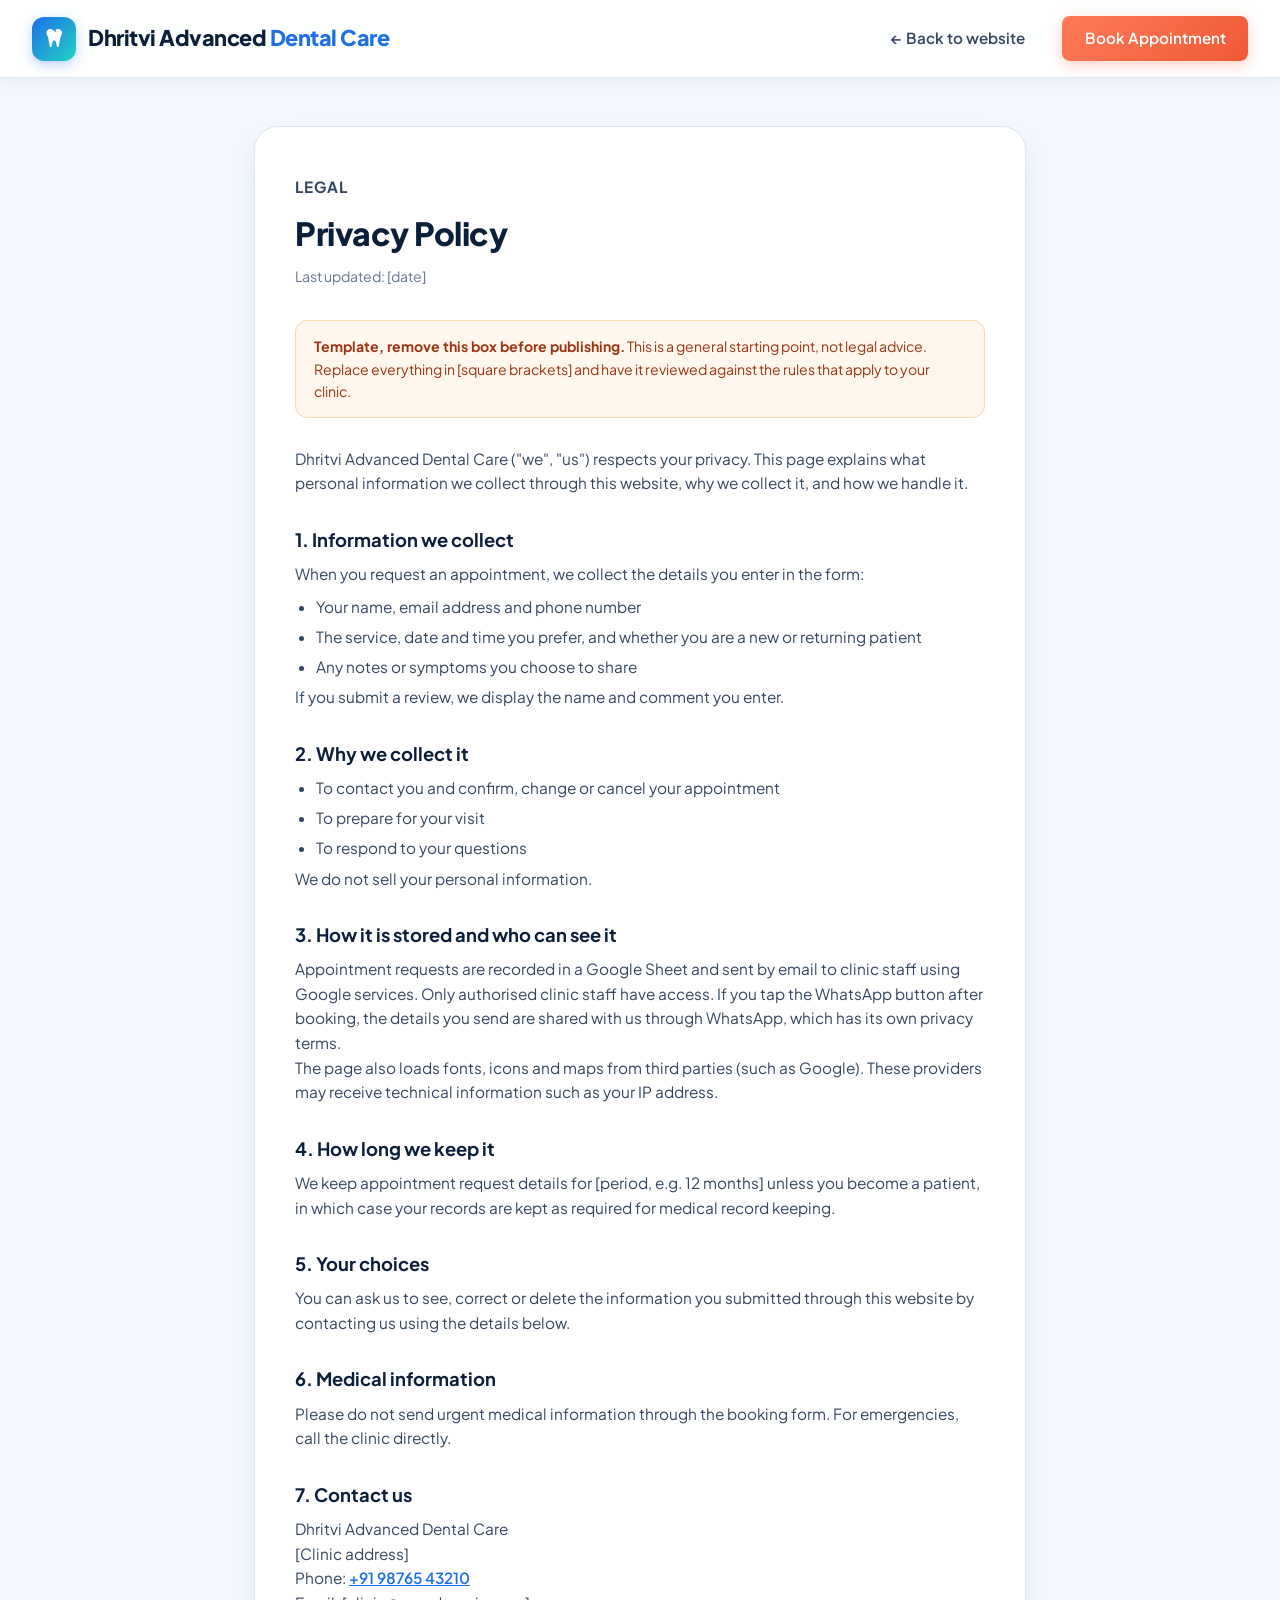
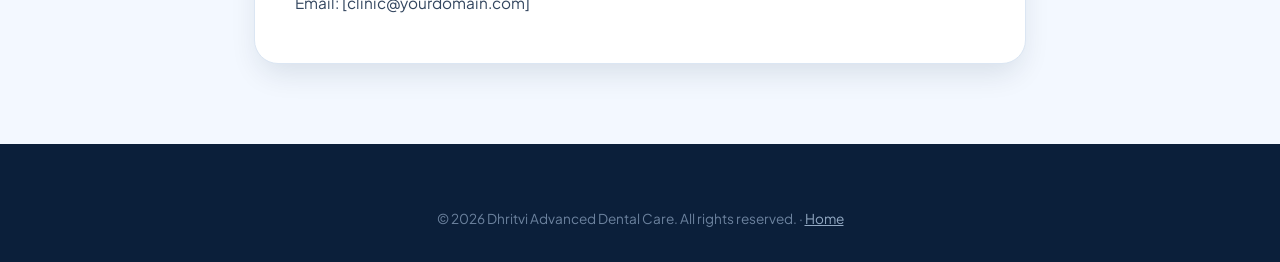
<file: privacy.html>
<!DOCTYPE html>
<html lang="en">

<head>
    <meta charset="UTF-8">
    <meta name="viewport" content="width=device-width, initial-scale=1.0">
    <title>Privacy Policy | Dhritvi Advanced Dental Care</title>
    <meta name="robots" content="noindex">
    <link rel="preconnect" href="https://fonts.googleapis.com">
    <link rel="preconnect" href="https://fonts.gstatic.com" crossorigin>
    <link href="https://fonts.googleapis.com/css2?family=Plus+Jakarta+Sans:wght@300;400;500;600;700;800&display=swap" rel="stylesheet">
    <link rel="stylesheet" href="https://cdnjs.cloudflare.com/ajax/libs/font-awesome/6.4.0/css/all.min.css">
    <link rel="stylesheet" href="css/style.css">
    <style>
        .policy { max-width: 820px; margin: 3rem auto 5rem auto; padding: 0 1.5rem; }
        .policy-card { background: #fff; border: 1px solid var(--border-color); border-radius: 24px; box-shadow: var(--shadow-md); padding: 3rem 2.5rem; }
        .policy h2.section-title { text-align: left; font-size: 2rem; margin-bottom: 0.4rem; }
        .policy .updated { color: var(--text-muted); font-size: 0.88rem; margin-bottom: 2rem; }
        .policy h3 { color: var(--secondary); font-size: 1.15rem; margin: 1.8rem 0 0.5rem 0; }
        .policy p, .policy li { color: var(--text-main); font-size: 0.96rem; }
        .policy ul { margin: 0.5rem 0 0 1.3rem; }
        .policy li { margin-bottom: 0.35rem; }
        .policy a { color: var(--primary); font-weight: 600; }
        .policy .template-note { background: #fff7ed; border: 1px solid #fed7aa; color: #9a3412; border-radius: 12px; padding: 0.9rem 1.1rem; font-size: 0.88rem; margin-bottom: 1.8rem; }
        @media (max-width: 650px) { .policy-card { padding: 2rem 1.3rem; } }
    </style>
</head>

<body>
    <header class="site-header">
        <a class="brand-container" href="index.html" style="text-decoration:none;">
            <div class="brand-logo"><i class="fa-solid fa-tooth"></i></div>
            <span class="brand-title">Dhritvi Advanced <span>Dental Care</span></span>
        </a>
        <nav class="nav-links">
            <a href="index.html">&larr; Back to website</a>
            <a href="index.html#booking" class="nav-cta">Book Appointment</a>
        </nav>
    </header>

    <main class="policy">
        <div class="policy-card">
            <p class="section-subtitle" style="text-align:left;">Legal</p>
            <h2 class="section-title">Privacy Policy</h2>
            <p class="updated">Last updated: [date]</p>

            <div class="template-note">
                <strong>Template, remove this box before publishing.</strong> This is a general starting point, not legal advice.
                Replace everything in [square brackets] and have it reviewed against the rules that apply to your clinic.
            </div>

            <p>Dhritvi Advanced Dental Care ("we", "us") respects your privacy. This page explains what personal information we collect through this website, why we collect it, and how we handle it.</p>

            <h3>1. Information we collect</h3>
            <p>When you request an appointment, we collect the details you enter in the form:</p>
            <ul>
                <li>Your name, email address and phone number</li>
                <li>The service, date and time you prefer, and whether you are a new or returning patient</li>
                <li>Any notes or symptoms you choose to share</li>
            </ul>
            <p>If you submit a review, we display the name and comment you enter.</p>

            <h3>2. Why we collect it</h3>
            <ul>
                <li>To contact you and confirm, change or cancel your appointment</li>
                <li>To prepare for your visit</li>
                <li>To respond to your questions</li>
            </ul>
            <p>We do not sell your personal information.</p>

            <h3>3. How it is stored and who can see it</h3>
            <p>Appointment requests are recorded in a Google Sheet and sent by email to clinic staff using Google services. Only authorised clinic staff have access. If you tap the WhatsApp button after booking, the details you send are shared with us through WhatsApp, which has its own privacy terms.</p>
            <p>The page also loads fonts, icons and maps from third parties (such as Google). These providers may receive technical information such as your IP address.</p>

            <h3>4. How long we keep it</h3>
            <p>We keep appointment request details for [period, e.g. 12 months] unless you become a patient, in which case your records are kept as required for medical record keeping.</p>

            <h3>5. Your choices</h3>
            <p>You can ask us to see, correct or delete the information you submitted through this website by contacting us using the details below.</p>

            <h3>6. Medical information</h3>
            <p>Please do not send urgent medical information through the booking form. For emergencies, call the clinic directly.</p>

            <h3>7. Contact us</h3>
            <p>
                Dhritvi Advanced Dental Care<br>
                [Clinic address]<br>
                Phone: <a href="tel:+919876543210">+91 98765 43210</a><br>
                Email: [clinic@yourdomain.com]
            </p>
        </div>
    </main>

    <footer class="site-footer" style="margin-top:0;">
        <div class="footer-bottom" style="margin-top:0;">
            <p>&copy; 2026 Dhritvi Advanced Dental Care. All rights reserved. &middot; <a href="index.html" class="footer-legal">Home</a></p>
        </div>
    </footer>
</body>

</html>
</file>
<file: css/style.css>
/* ===== NEW COLOR SYSTEM =====
   Navy  = trust / professionalism   (#0b1f3a)
   Blue  = primary brand + buttons    (#1d6fe8)
   Aqua  = fresh / hygiene accent     (#22d3c5)
   Coral = warm call-to-action        (#ff7a59)
   Ice   = soft backgrounds           (#f3f8ff / #e3efff)
*/
:root {
    --primary: #1d6fe8;
    --primary-dark: #1553b8;
    --primary-light: #e3efff;
    --accent: #22d3c5;
    --accent-dark: #0ea5a0;
    --cta: #ff7a59;
    --cta-dark: #f05a35;
    --secondary: #0b1f3a;
    --text-main: #33465f;
    --text-muted: #66788f;
    --bg-main: #f3f8ff;
    --bg-card: #ffffff;
    --border-color: #dbe6f3;
    --radius-lg: 20px;
    --radius-md: 12px;
    --shadow-sm: 0 4px 12px rgba(11, 31, 58, 0.05);
    --shadow-md: 0 14px 30px -6px rgba(11, 31, 58, 0.12);
    --shadow-lg: 0 20px 40px -10px rgba(29, 111, 232, 0.28);
}

* {
    box-sizing: border-box;
    margin: 0;
    padding: 0;
    font-family: 'Plus Jakarta Sans', sans-serif;
    scroll-behavior: smooth;
}

body {
    background-color: var(--bg-main);
    color: var(--text-main);
    line-height: 1.6;
    overflow-x: hidden;
}

/* Site Header */
.site-header {
    background-color: rgba(255, 255, 255, 0.92);
    backdrop-filter: blur(12px);
    padding: 1rem 2rem;
    display: flex;
    justify-content: space-between;
    align-items: center;
    position: sticky;
    top: 0;
    z-index: 1000;
    box-shadow: var(--shadow-sm);
    border-bottom: 1px solid rgba(219, 230, 243, 0.9);
}

.brand-container { display: flex; align-items: center; gap: 12px; }

.brand-logo {
    width: 44px;
    height: 44px;
    background: linear-gradient(135deg, var(--primary), var(--accent));
    border-radius: 12px;
    display: flex;
    align-items: center;
    justify-content: center;
    color: white;
    font-size: 1.3rem;
    box-shadow: 0 4px 12px rgba(29, 111, 232, 0.3);
    transition: transform 0.3s ease;
}

.brand-container:hover .brand-logo { transform: rotate(-8deg) scale(1.05); }

.brand-title {
    font-size: 1.35rem;
    font-weight: 800;
    color: var(--secondary);
    letter-spacing: -0.5px;
}

.brand-title span { color: var(--primary); }

.nav-links { display: flex; align-items: center; gap: 1.5rem; }

.nav-links a {
    position: relative;
    color: var(--text-main);
    text-decoration: none;
    font-weight: 600;
    font-size: 0.95rem;
    padding: 0.5rem 0.8rem;
    border-radius: 8px;
    transition: all 0.3s cubic-bezier(0.4, 0, 0.2, 1);
}

.nav-links a:not(.nav-cta):hover {
    color: var(--primary-dark);
    background-color: var(--primary-light);
}

.nav-links a:not(.nav-cta)::after {
    content: '';
    position: absolute;
    bottom: 2px;
    left: 50%;
    width: 0;
    height: 2.5px;
    background: linear-gradient(90deg, var(--primary), var(--accent));
    border-radius: 4px;
    transition: all 0.3s cubic-bezier(0.4, 0, 0.2, 1);
    transform: translateX(-50%);
}

.nav-links a:not(.nav-cta):hover::after { width: 70%; }

/* Coral CTA stands out against the blue/navy */
.nav-cta {
    background: linear-gradient(135deg, var(--cta), var(--cta-dark));
    color: white !important;
    padding: 0.65rem 1.4rem !important;
    border-radius: var(--radius-md);
    box-shadow: 0 4px 14px rgba(255, 122, 89, 0.35);
    transition: all 0.3s cubic-bezier(0.4, 0, 0.2, 1) !important;
}

.nav-cta:hover {
    transform: translateY(-3px) scale(1.03);
    box-shadow: 0 8px 22px rgba(255, 122, 89, 0.5);
}

/* Hero */
.hero {
    background: linear-gradient(180deg, rgba(11, 31, 58, 0.82) 0%, rgba(11, 31, 58, 0.68) 100%),
                url('https://images.unsplash.com/photo-1629909613654-28e377c37b09?auto=format&fit=crop&q=80&w=1920') center/cover no-repeat;
    padding: 7rem 2rem 8rem 2rem;
    text-align: center;
    position: relative;
    display: flex;
    justify-content: center;
    align-items: center;
}

.hero-glass-card {
    background: rgba(255, 255, 255, 0.12);
    backdrop-filter: blur(16px);
    -webkit-backdrop-filter: blur(16px);
    border: 1px solid rgba(255, 255, 255, 0.25);
    padding: 3.5rem 2.5rem;
    border-radius: 28px;
    max-width: 850px;
    box-shadow: 0 30px 60px rgba(0, 0, 0, 0.35);
    transition: transform 0.4s ease, border-color 0.4s ease;
}

.hero-glass-card:hover { border-color: rgba(255, 255, 255, 0.45); transform: translateY(-4px); }

.hero-badge {
    display: inline-flex;
    align-items: center;
    gap: 8px;
    background: rgba(34, 211, 197, 0.18);
    color: #7ff0e6;
    padding: 0.45rem 1.2rem;
    border-radius: 50px;
    font-size: 0.88rem;
    font-weight: 700;
    margin-bottom: 1.5rem;
    border: 1px solid rgba(34, 211, 197, 0.45);
    letter-spacing: 0.5px;
}

.hero h2 {
    font-size: 3.4rem;
    font-weight: 800;
    color: #ffffff;
    line-height: 1.15;
    margin: 0 auto 1.2rem auto;
    letter-spacing: -1px;
    text-shadow: 0 2px 10px rgba(0, 0, 0, 0.2);
}

.hero h2 span {
    background: linear-gradient(135deg, #5eead4, #7cb4ff);
    -webkit-background-clip: text;
    background-clip: text;
    -webkit-text-fill-color: transparent;
}

.hero p {
    font-size: 1.18rem;
    color: #e2ecf8;
    max-width: 640px;
    margin: 0 auto 2.5rem auto;
}

.hero-btns { display: flex; justify-content: center; gap: 1.2rem; flex-wrap: wrap; }

.btn-primary {
    background: linear-gradient(135deg, var(--cta), var(--cta-dark));
    color: white;
    padding: 1rem 2.2rem;
    font-weight: 700;
    text-decoration: none;
    border: none;
    cursor: pointer;
    border-radius: var(--radius-md);
    box-shadow: 0 10px 25px rgba(255, 122, 89, 0.4);
    transition: all 0.3s cubic-bezier(0.4, 0, 0.2, 1);
    display: inline-flex;
    align-items: center;
    gap: 10px;
}

.btn-primary:hover {
    transform: translateY(-4px) scale(1.02);
    box-shadow: 0 20px 35px rgba(255, 122, 89, 0.5);
}

.btn-secondary {
    background: rgba(255, 255, 255, 0.15);
    color: white;
    padding: 1rem 2.2rem;
    font-weight: 700;
    text-decoration: none;
    border-radius: var(--radius-md);
    border: 1px solid rgba(255, 255, 255, 0.3);
    backdrop-filter: blur(8px);
    transition: all 0.3s cubic-bezier(0.4, 0, 0.2, 1);
}

.btn-secondary:hover { background: rgba(255, 255, 255, 0.3); border-color: white; transform: translateY(-4px); }

/* Stats */
.stats-banner {
    max-width: 950px;
    margin: -3.5rem auto 4rem auto;
    background: white;
    border-radius: var(--radius-lg);
    padding: 2rem;
    display: grid;
    grid-template-columns: repeat(3, 1fr);
    gap: 1.5rem;
    box-shadow: 0 20px 40px rgba(11, 31, 58, 0.12);
    border: 1px solid var(--border-color);
    position: relative;
    z-index: 10;
}

.stat-item {
    text-align: center;
    border-right: 1px solid var(--border-color);
    transition: transform 0.3s ease;
    padding: 0.5rem 0;
}

.stat-item:hover { transform: translateY(-4px); }
.stat-item:last-child { border-right: none; }

.stat-number {
    font-size: 2.3rem;
    font-weight: 800;
    background: linear-gradient(135deg, var(--primary), var(--accent-dark));
    -webkit-background-clip: text;
    background-clip: text;
    -webkit-text-fill-color: transparent;
}

.stat-label { font-size: 0.9rem; color: var(--text-muted); font-weight: 600; }

.container { max-width: 1100px; margin: 0 auto 4rem auto; padding: 0 1.5rem; }

.section-header { text-align: center; margin-bottom: 3rem; }

.section-subtitle {
    color: var(--primary);
    font-weight: 700;
    text-transform: uppercase;
    font-size: 0.85rem;
    letter-spacing: 1px;
    margin-bottom: 0.5rem;
}

.section-title { font-size: 2.2rem; font-weight: 800; color: var(--secondary); letter-spacing: -0.5px; }

/* ===== WHY US (intro + numbered feature list) ===== */
.why-wrap {
    display: grid;
    grid-template-columns: 1fr 1.25fr;
    gap: 4rem;
    align-items: center;
    margin-bottom: 5rem;
}

.why-intro .section-subtitle { text-align: left; }

.why-intro h2 {
    font-size: 2.5rem;
    font-weight: 800;
    color: var(--secondary);
    line-height: 1.15;
    letter-spacing: -0.8px;
    margin-bottom: 1.1rem;
}

.why-intro h2 span { color: var(--primary); }

.why-intro p { color: var(--text-muted); margin-bottom: 1.5rem; max-width: 460px; }

.why-checks { list-style: none; margin-bottom: 1.8rem; }

.why-checks li {
    display: flex;
    align-items: center;
    gap: 10px;
    font-weight: 600;
    color: var(--secondary);
    margin-bottom: 0.7rem;
    font-size: 0.95rem;
}

.why-checks li i {
    width: 22px;
    height: 22px;
    border-radius: 50%;
    background: var(--accent);
    color: var(--secondary);
    font-size: 0.65rem;
    display: flex;
    align-items: center;
    justify-content: center;
    flex-shrink: 0;
}

.why-link {
    display: inline-flex;
    align-items: center;
    gap: 8px;
    color: var(--primary);
    font-weight: 700;
    text-decoration: none;
    transition: gap 0.3s ease;
}

.why-link:hover { gap: 14px; }

.why-list {
    counter-reset: why;
    background: #fff;
    border: 1px solid var(--border-color);
    border-radius: 24px;
    box-shadow: var(--shadow-md);
    padding: 0.6rem 2rem;
}

.why-item {
    counter-increment: why;
    display: grid;
    grid-template-columns: 56px 1fr auto;
    gap: 1.3rem;
    align-items: center;
    padding: 1.5rem 0;
    border-bottom: 1px solid var(--border-color);
    transition: transform 0.3s ease;
}

.why-item:last-child { border-bottom: none; }

.why-item::after {
    content: "0" counter(why);
    font-size: 2rem;
    font-weight: 800;
    line-height: 1;
    color: var(--primary-light);
    transition: color 0.3s ease;
}

.why-item:hover { transform: translateX(6px); }
.why-item:hover::after { color: var(--accent); }

.why-icon {
    width: 56px;
    height: 56px;
    border-radius: 16px;
    background: var(--primary-light);
    color: var(--primary);
    display: flex;
    align-items: center;
    justify-content: center;
    font-size: 1.35rem;
    transition: all 0.3s ease;
}

.why-item:hover .why-icon {
    background: linear-gradient(135deg, var(--primary), var(--accent));
    color: #fff;
    transform: rotate(-6deg) scale(1.06);
}

.why-text h3 { color: var(--secondary); font-size: 1.1rem; font-weight: 700; margin-bottom: 0.25rem; }
.why-text p { color: var(--text-muted); font-size: 0.92rem; margin: 0; }

/* ===== SERVICES (filter tabs + accent-strip cards) ===== */
.filter-bar {
    display: flex;
    justify-content: center;
    flex-wrap: wrap;
    gap: 10px;
    margin-bottom: 2.5rem;
}

.filter-btn {
    background: white;
    border: 1.5px solid var(--border-color);
    color: var(--text-main);
    padding: 0.6rem 1.3rem;
    border-radius: 50px;
    font-weight: 700;
    font-size: 0.88rem;
    cursor: pointer;
    transition: all 0.25s ease;
}

.filter-btn:hover { border-color: var(--primary); color: var(--primary); }

.filter-btn.active {
    background: var(--secondary);
    border-color: var(--secondary);
    color: white;
    box-shadow: 0 6px 16px rgba(11, 31, 58, 0.25);
}

.services-grid {
    display: grid;
    grid-template-columns: repeat(auto-fit, minmax(320px, 1fr));
    gap: 1.8rem;
    margin-bottom: 5rem;
}

.service-card {
    background: var(--bg-card);
    border-radius: var(--radius-lg);
    padding: 2rem;
    box-shadow: var(--shadow-sm);
    border: 1px solid var(--border-color);
    border-top: 5px solid var(--primary);
    display: flex;
    flex-direction: column;
    justify-content: space-between;
    transition: all 0.35s cubic-bezier(0.4, 0, 0.2, 1);
    animation: fadeUp 0.45s ease both;
}

/* each category gets its own accent color */
.service-card[data-cat="Preventive"]   { border-top-color: var(--primary); }
.service-card[data-cat="Hygiene"]      { border-top-color: var(--accent); }
.service-card[data-cat="Therapy"]      { border-top-color: #7c5cff; }
.service-card[data-cat="Cosmetic"]     { border-top-color: var(--cta); }
.service-card[data-cat="Restorative"]  { border-top-color: #0ea5a0; }
.service-card[data-cat="Orthodontics"] { border-top-color: #f5b83d; }

@keyframes fadeUp {
    from { opacity: 0; transform: translateY(14px); }
    to { opacity: 1; transform: translateY(0); }
}

.service-card:hover { transform: translateY(-8px); box-shadow: var(--shadow-md); }

.service-header-icon { display: flex; justify-content: space-between; align-items: center; margin-bottom: 1.2rem; }

.service-icon {
    width: 52px;
    height: 52px;
    background: var(--primary-light);
    color: var(--primary);
    border-radius: 12px;
    display: flex;
    align-items: center;
    justify-content: center;
    font-size: 1.3rem;
    transition: all 0.3s ease;
}

.service-card:hover .service-icon { transform: scale(1.1); background: var(--secondary); color: white; }

.service-tag {
    font-size: 0.75rem;
    font-weight: 700;
    background: var(--bg-main);
    color: var(--secondary);
    padding: 0.3rem 0.75rem;
    border-radius: 20px;
    border: 1px solid var(--border-color);
}

.service-card h3 { color: var(--secondary); font-size: 1.3rem; font-weight: 700; margin-bottom: 0.6rem; }
.service-card p { color: var(--text-muted); font-size: 0.95rem; margin-bottom: 1.5rem; }

.service-meta {
    display: flex;
    align-items: center;
    gap: 1rem;
    padding-top: 1rem;
    border-top: 1px dashed var(--border-color);
    margin-bottom: 1.2rem;
    font-size: 0.85rem;
    color: var(--text-muted);
    font-weight: 600;
}

.service-meta i { color: var(--accent-dark); margin-right: 4px; }

.service-book-btn {
    background-color: var(--primary-light);
    color: var(--primary-dark);
    border: none;
    padding: 0.85rem 1rem;
    border-radius: var(--radius-md);
    font-weight: 700;
    cursor: pointer;
    width: 100%;
    transition: all 0.3s ease;
    display: flex;
    align-items: center;
    justify-content: center;
    gap: 8px;
}

.service-book-btn i { transition: transform 0.3s ease; }

.service-book-btn:hover {
    background-color: var(--primary);
    color: white;
    box-shadow: 0 6px 16px rgba(29, 111, 232, 0.35);
}

.service-book-btn:hover i { transform: translateX(5px); }

/* ===== BOOKING (split: dark info panel + form) ===== */
.booking-section {
    display: grid;
    grid-template-columns: 0.85fr 1.5fr;
    background: white;
    border-radius: 26px;
    box-shadow: var(--shadow-lg);
    border: 1px solid var(--border-color);
    overflow: hidden;
    margin-bottom: 5rem;
}

.booking-info {
    background: linear-gradient(160deg, var(--secondary) 0%, #123a73 100%);
    color: #d6e4f5;
    padding: 3rem 2.2rem;
    position: relative;
    overflow: hidden;
}

.booking-info::after {
    content: '';
    position: absolute;
    width: 260px; height: 260px;
    right: -90px; bottom: -90px;
    border-radius: 50%;
    background: radial-gradient(circle, rgba(34, 211, 197, 0.35), transparent 70%);
}

.booking-info .section-subtitle { color: var(--accent); }
.booking-info h2 { color: white; font-size: 1.9rem; font-weight: 800; line-height: 1.2; margin-bottom: 0.8rem; }
.booking-info > p { font-size: 0.95rem; margin-bottom: 2rem; color: #b5c8de; }

.booking-steps { list-style: none; margin-bottom: 2rem; position: relative; z-index: 1; }

.booking-steps li { display: flex; gap: 14px; margin-bottom: 1.2rem; align-items: flex-start; }

.step-dot {
    width: 34px;
    height: 34px;
    border-radius: 50%;
    background: rgba(34, 211, 197, 0.18);
    border: 1px solid var(--accent);
    color: var(--accent);
    font-weight: 800;
    font-size: 0.9rem;
    display: flex;
    align-items: center;
    justify-content: center;
    flex-shrink: 0;
}

.booking-steps strong { display: block; color: white; font-size: 0.95rem; }
.booking-steps span { font-size: 0.85rem; color: #9fb6d0; }

.booking-contact {
    position: relative;
    z-index: 1;
    padding-top: 1.4rem;
    border-top: 1px solid rgba(255, 255, 255, 0.15);
    font-size: 0.9rem;
}

.booking-contact div { margin-bottom: 0.6rem; display: flex; gap: 10px; align-items: center; }
.booking-contact i { color: var(--accent); width: 18px; }

.booking-form-wrap { padding: 3rem 2.8rem; }
.booking-form-wrap h3 { color: var(--secondary); font-size: 1.4rem; font-weight: 800; margin-bottom: 0.3rem; }
.booking-form-wrap .form-intro { color: var(--text-muted); font-size: 0.9rem; margin-bottom: 1.8rem; }

.form-group { margin-bottom: 1.4rem; }

.form-group label {
    display: block;
    margin-bottom: 0.5rem;
    font-weight: 700;
    color: var(--secondary);
    font-size: 0.88rem;
}

.input-wrapper { position: relative; }

.input-wrapper i {
    position: absolute;
    left: 1rem;
    top: 50%;
    transform: translateY(-50%);
    color: var(--text-muted);
    font-size: 1rem;
}

.form-group input,
.form-group select,
.form-group textarea {
    width: 100%;
    padding: 0.9rem 1rem 0.9rem 2.8rem;
    border: 1.5px solid var(--border-color);
    border-radius: var(--radius-md);
    font-size: 0.95rem;
    color: var(--secondary);
    background-color: #f7faff;
    transition: all 0.2s ease;
    outline: none;
}

.form-group textarea { resize: vertical; min-height: 100px; }

.form-group input:focus,
.form-group select:focus,
.form-group textarea:focus {
    border-color: var(--primary);
    background-color: #ffffff;
    box-shadow: 0 0 0 4px rgba(29, 111, 232, 0.12);
}

.form-row { display: flex; gap: 1.4rem; }
.form-row .form-group { flex: 1; }

/* patient type toggle */
.patient-type { display: flex; gap: 10px; }

.patient-type label {
    flex: 1;
    margin: 0;
    cursor: pointer;
}

.patient-type input { display: none; }

.patient-type span {
    display: flex;
    align-items: center;
    justify-content: center;
    gap: 8px;
    padding: 0.8rem;
    border: 1.5px solid var(--border-color);
    border-radius: var(--radius-md);
    font-weight: 700;
    font-size: 0.9rem;
    color: var(--text-main);
    background: #f7faff;
    transition: all 0.2s ease;
}

.patient-type input:checked + span {
    border-color: var(--primary);
    background: var(--primary-light);
    color: var(--primary-dark);
}

.slot-label { display: flex; justify-content: space-between; align-items: center; }
.slot-subtitle { font-size: 0.8rem; color: var(--text-muted); font-weight: 500; }

.slot-group-title {
    font-size: 0.78rem;
    font-weight: 800;
    text-transform: uppercase;
    letter-spacing: 0.8px;
    color: var(--text-muted);
    margin: 0.9rem 0 0.5rem 0;
    display: flex;
    align-items: center;
    gap: 8px;
}

.slot-group-title i { color: var(--cta); }

.time-slots { display: grid; grid-template-columns: repeat(auto-fill, minmax(120px, 1fr)); gap: 10px; }

.slot-btn {
    padding: 0.75rem 0.5rem;
    background-color: #f7faff;
    border: 1.5px solid var(--border-color);
    border-radius: var(--radius-md);
    cursor: pointer;
    text-align: center;
    font-size: 0.88rem;
    font-weight: 700;
    color: var(--text-main);
    transition: all 0.2s ease;
}

.slot-btn:hover {
    border-color: var(--primary);
    color: var(--primary-dark);
    background-color: var(--primary-light);
    transform: translateY(-2px);
}

.slot-btn.selected {
    background-color: var(--primary);
    color: #ffffff;
    border-color: var(--primary);
    box-shadow: 0 4px 12px rgba(29, 111, 232, 0.35);
}

.submit-btn {
    width: 100%;
    padding: 1.1rem;
    background: linear-gradient(135deg, var(--cta), var(--cta-dark));
    color: white;
    border: none;
    border-radius: var(--radius-md);
    font-size: 1.05rem;
    font-weight: 800;
    cursor: pointer;
    margin-top: 1rem;
    box-shadow: 0 14px 28px -8px rgba(255, 122, 89, 0.55);
    transition: all 0.3s ease;
    display: flex;
    align-items: center;
    justify-content: center;
    gap: 10px;
}

.submit-btn:hover { transform: translateY(-3px); box-shadow: 0 22px 34px -10px rgba(255, 122, 89, 0.6); }

.form-note { text-align: center; font-size: 0.8rem; color: var(--text-muted); margin-top: 0.9rem; }
.form-note i { color: var(--accent-dark); }

.confirmation-message {
    display: none;
    margin-top: 1.5rem;
    padding: 1.2rem;
    background-color: #ecfdf8;
    color: #0b6b5c;
    border: 1px solid #a7ecdc;
    border-radius: var(--radius-md);
    text-align: center;
    font-weight: 700;
}

/* Reviews */
.reviews-section {
    background: white;
    padding: 3rem 2.5rem;
    border-radius: 24px;
    box-shadow: var(--shadow-md);
    border: 1px solid var(--border-color);
}

.star-rating-input { display: flex; gap: 8px; font-size: 1.4rem; color: #cbd5e1; cursor: pointer; margin-top: 0.3rem; }
.star-rating-input i.active { color: #f5b83d; }

.reviews-grid {
    display: grid;
    grid-template-columns: repeat(auto-fit, minmax(300px, 1fr));
    gap: 1.8rem;
    margin-top: 2rem;
}

.review-card {
    background: var(--bg-main);
    border-radius: var(--radius-lg);
    padding: 1.8rem;
    border: 1px solid var(--border-color);
    display: flex;
    flex-direction: column;
    justify-content: space-between;
    transition: all 0.3s ease;
}

.review-card:hover { transform: translateY(-5px); box-shadow: var(--shadow-md); border-left: 4px solid var(--primary); }

.stars { color: #f5b83d; font-size: 0.9rem; margin-bottom: 0.8rem; }
.review-text { color: var(--text-main); font-size: 0.95rem; font-style: italic; margin-bottom: 1.2rem; line-height: 1.6; }
.reviewer-info { display: flex; align-items: center; gap: 12px; }

.reviewer-avatar {
    width: 42px;
    height: 42px;
    background: linear-gradient(135deg, var(--primary), var(--accent));
    color: white;
    border-radius: 50%;
    display: flex;
    align-items: center;
    justify-content: center;
    font-weight: 700;
    font-size: 0.95rem;
}

.reviewer-details h4 { color: var(--secondary); font-size: 0.95rem; font-weight: 700; }
.reviewer-details span { color: var(--text-muted); font-size: 0.8rem; }

/* Footer */
.site-footer { background-color: var(--secondary); color: #c3d3e6; padding: 4rem 2rem 2rem 2rem; margin-top: 5rem; }

.footer-content {
    max-width: 1100px;
    margin: 0 auto;
    display: grid;
    grid-template-columns: 1.5fr repeat(3, 1fr);
    gap: 3rem;
    padding-bottom: 3rem;
    border-bottom: 1px solid #1f3a5f;
}

.footer-brand p { margin-top: 1rem; font-size: 0.95rem; color: #93a9c3; line-height: 1.7; }
.footer-column h4 { color: white; font-size: 1.05rem; font-weight: 700; margin-bottom: 1.2rem; }
.footer-column ul { list-style: none; }
.footer-column ul li { margin-bottom: 0.8rem; }
.footer-column ul li a { color: #93a9c3; text-decoration: none; transition: color 0.2s ease; font-size: 0.95rem; }
.footer-column ul li a:hover { color: var(--accent); }

.social-links { display: flex; gap: 10px; margin-top: 1.5rem; }

.social-icon {
    width: 40px;
    height: 40px;
    background-color: #15305a;
    border-radius: 10px;
    display: flex;
    align-items: center;
    justify-content: center;
    color: white;
    text-decoration: none;
    transition: all 0.3s ease;
}

.social-icon:hover { background-color: var(--primary); transform: translateY(-4px); }

.footer-bottom { max-width: 1100px; margin: 2rem auto 0 auto; text-align: center; font-size: 0.85rem; color: #6c829e; }

/* ===== COMFORTABLE BACKGROUNDS (full-width section bands) ===== */
body {
    background-color: #f3f8ff;
}

.container { isolation: isolate; }

#features, #services, #booking { position: relative; }

#features, #services { padding: 4.5rem 0; }
#features { margin-bottom: 0; }
.why-wrap { margin-bottom: 0; }
.services-grid { margin-bottom: 0; }

/* Why Us: white band with soft aqua + blue glows */
#features::before {
    content: '';
    position: absolute;
    top: 0; bottom: 0;
    left: 50%;
    width: 100vw;
    transform: translateX(-50%);
    z-index: -1;
    background:
        radial-gradient(circle at 92% 12%, rgba(34, 211, 197, 0.16), transparent 40%),
        radial-gradient(circle at 6% 88%, rgba(29, 111, 232, 0.10), transparent 42%),
        #ffffff;
}

/* Services: soft blue tint with a faint dotted pattern */
#services::before {
    content: '';
    position: absolute;
    top: 0; bottom: 0;
    left: 50%;
    width: 100vw;
    transform: translateX(-50%);
    z-index: -1;
    background:
        radial-gradient(rgba(29, 111, 232, 0.10) 1.2px, transparent 1.2px) 0 0 / 26px 26px,
        #eef5ff;
}

/* Booking: light blue-to-aqua gradient band behind the white card */
.booking-section { overflow: visible; margin-top: 4.5rem; margin-bottom: 5rem; }

#booking::before {
    content: '';
    position: absolute;
    top: -3.5rem; bottom: -3.5rem;
    left: 50%;
    width: 100vw;
    transform: translateX(-50%);
    z-index: -1;
    background: linear-gradient(135deg, #e3efff 0%, #d9f8f4 100%);
}

.booking-info { border-radius: 26px 0 0 26px; }
.booking-form-wrap { border-radius: 0 26px 26px 0; background: #fff; }

@media (max-width: 960px) {
    .booking-info { border-radius: 26px 26px 0 0; }
    .booking-form-wrap { border-radius: 0 0 26px 26px; }
}

/* Cards sit cleanly on tinted backgrounds */
.service-card { background: #ffffff; }

/* ===== EMERGENCY BAR ===== */
.emergency-bar {
    background: var(--secondary);
    color: #e6eefb;
    text-align: center;
    font-size: 0.85rem;
    font-weight: 600;
    padding: 0.55rem 1rem;
    display: flex;
    justify-content: center;
    align-items: center;
    flex-wrap: wrap;
    gap: 0.5rem 0.9rem;
}

.emergency-bar > i { color: var(--cta); }

.emergency-bar a {
    color: #fff;
    background: var(--cta);
    padding: 0.25rem 0.8rem;
    border-radius: 50px;
    text-decoration: none;
    font-weight: 700;
    transition: background 0.2s ease;
}

.emergency-bar a:hover { background: var(--cta-dark); }

/* ===== DOCTOR PROFILE ===== */
#doctor { position: relative; padding: 4.5rem 0; }

#doctor::before {
    content: '';
    position: absolute;
    top: 0; bottom: 0;
    left: 50%;
    width: 100vw;
    transform: translateX(-50%);
    z-index: -1;
    background:
        radial-gradient(circle at 8% 15%, rgba(34, 211, 197, 0.14), transparent 40%),
        #ffffff;
}

.doctor-wrap {
    display: grid;
    grid-template-columns: 0.8fr 1.4fr;
    gap: 3.5rem;
    align-items: center;
}

.doctor-photo {
    aspect-ratio: 4 / 5;
    width: 100%;
    object-fit: cover;
    border-radius: 28px;
    background: linear-gradient(160deg, var(--primary-light), #d9f8f4);
    border: 1px solid var(--border-color);
    box-shadow: var(--shadow-md);
    display: flex;
    flex-direction: column;
    align-items: center;
    justify-content: center;
    gap: 0.8rem;
    color: var(--primary);
    font-weight: 700;
    font-size: 0.9rem;
}

.doctor-photo i { font-size: 5rem; opacity: 0.55; }

.doctor-role { color: var(--primary-dark); font-weight: 700; margin: 0.3rem 0 1rem 0; }
.doctor-bio { color: var(--text-muted); margin-bottom: 1.5rem; }

.doctor-facts {
    list-style: none;
    display: grid;
    grid-template-columns: repeat(2, 1fr);
    gap: 1rem;
    margin-bottom: 2rem;
}

.doctor-facts li {
    display: flex;
    gap: 12px;
    align-items: flex-start;
    background: var(--bg-main);
    border: 1px solid var(--border-color);
    border-radius: var(--radius-md);
    padding: 0.9rem 1rem;
}

.doctor-facts li > i {
    width: 36px;
    height: 36px;
    border-radius: 10px;
    background: var(--primary-light);
    color: var(--primary);
    display: flex;
    align-items: center;
    justify-content: center;
    flex-shrink: 0;
    font-size: 0.95rem;
}

.doctor-facts strong { display: block; color: var(--secondary); font-size: 0.88rem; }
.doctor-facts span { color: var(--text-muted); font-size: 0.85rem; }

/* ===== BOOKING CONSENT ===== */
.consent-row {
    display: flex;
    gap: 10px;
    align-items: flex-start;
    font-size: 0.85rem;
    font-weight: 500;
    color: var(--text-muted);
    cursor: pointer;
    margin-top: 0.4rem;
}

.consent-row input {
    width: 18px;
    height: 18px;
    margin-top: 2px;
    padding: 0;
    flex-shrink: 0;
    accent-color: var(--primary);
}

.consent-row a { color: var(--primary); font-weight: 700; }

/* ===== FAQ ===== */
.faq-section,
.contact-section {
    background: white;
    padding: 3rem 2.5rem;
    border-radius: 24px;
    box-shadow: var(--shadow-md);
    border: 1px solid var(--border-color);
    margin-top: 3rem;
}

.faq-list { max-width: 820px; margin: 0 auto; display: grid; gap: 0.8rem; }

.faq-item {
    background: var(--bg-main);
    border: 1px solid var(--border-color);
    border-radius: var(--radius-md);
    transition: border-color 0.2s ease, box-shadow 0.2s ease;
}

.faq-item[open] { border-color: var(--primary); box-shadow: var(--shadow-sm); background: #fff; }

.faq-item summary {
    cursor: pointer;
    list-style: none;
    padding: 1.1rem 3rem 1.1rem 1.3rem;
    font-weight: 700;
    color: var(--secondary);
    position: relative;
}

.faq-item summary::-webkit-details-marker { display: none; }

.faq-item summary::after {
    content: '+';
    position: absolute;
    right: 1.3rem;
    top: 50%;
    transform: translateY(-50%);
    width: 26px;
    height: 26px;
    border-radius: 50%;
    background: var(--primary-light);
    color: var(--primary);
    font-size: 1.1rem;
    line-height: 26px;
    text-align: center;
    transition: all 0.2s ease;
}

.faq-item[open] summary::after { content: '\2212'; background: var(--primary); color: #fff; }

.faq-item p { padding: 0 1.3rem 1.2rem 1.3rem; color: var(--text-muted); font-size: 0.95rem; }

/* ===== CONTACT & MAP ===== */
.contact-grid { display: grid; grid-template-columns: 1fr 1.3fr; gap: 2.5rem; align-items: stretch; }

.contact-details { display: flex; flex-direction: column; gap: 1.1rem; align-items: flex-start; }

.contact-item { display: flex; gap: 14px; align-items: flex-start; }

.contact-item > i {
    width: 42px;
    height: 42px;
    border-radius: 12px;
    background: var(--primary-light);
    color: var(--primary);
    display: flex;
    align-items: center;
    justify-content: center;
    flex-shrink: 0;
}

.contact-item strong { display: block; color: var(--secondary); font-size: 0.92rem; }
.contact-item span { color: var(--text-muted); font-size: 0.92rem; }
.contact-item a { color: var(--primary); font-weight: 700; text-decoration: none; }
.contact-item a:hover { text-decoration: underline; }

.map-frame {
    min-height: 340px;
    border-radius: var(--radius-lg);
    overflow: hidden;
    border: 1px solid var(--border-color);
    box-shadow: var(--shadow-sm);
}

.map-frame iframe { width: 100%; height: 100%; min-height: 340px; border: 0; display: block; }

/* ===== FLOATING CALL + WHATSAPP ===== */
.float-actions {
    position: fixed;
    right: 18px;
    bottom: 18px;
    z-index: 900;
    display: flex;
    flex-direction: column;
    gap: 12px;
}

.float-btn {
    width: 54px;
    height: 54px;
    border-radius: 50%;
    display: flex;
    align-items: center;
    justify-content: center;
    color: #fff;
    font-size: 1.5rem;
    text-decoration: none;
    box-shadow: 0 10px 24px rgba(11, 31, 58, 0.28);
    transition: transform 0.25s ease, box-shadow 0.25s ease;
}

.float-btn:hover { transform: translateY(-4px) scale(1.06); box-shadow: 0 14px 28px rgba(11, 31, 58, 0.35); }
.float-wa { background: #25d366; }
.float-call { background: var(--primary); font-size: 1.25rem; }

/* ===== FOOTER LEGAL LINK ===== */
.footer-legal { color: #93a9c3; text-decoration: underline; }
.footer-legal:hover { color: var(--accent); }

/* ===== HERO GRAPHICS + BADGE ===== */
.hero { overflow: hidden; }

.hero-glass-card { position: relative; z-index: 2; }

.hero-deco { position: absolute; inset: 0; z-index: 1; pointer-events: none; }

.blob { position: absolute; border-radius: 50%; filter: blur(60px); opacity: 0.55; }
.blob-1 { width: 360px; height: 360px; background: #22d3c5; top: -120px; left: -90px; opacity: 0.35; }
.blob-2 { width: 420px; height: 420px; background: #1d6fe8; bottom: -170px; right: -110px; opacity: 0.45; }

.bubble {
    position: absolute;
    border-radius: 50%;
    border: 1.5px solid rgba(255, 255, 255, 0.35);
    background: radial-gradient(circle at 30% 30%, rgba(255, 255, 255, 0.35), rgba(255, 255, 255, 0.04));
    animation: floaty 9s ease-in-out infinite;
}
.b1 { width: 26px; height: 26px; left: 12%; top: 18%; }
.b2 { width: 14px; height: 14px; left: 20%; bottom: 22%; animation-delay: -3s; }
.b3 { width: 20px; height: 20px; right: 16%; top: 14%; animation-delay: -5s; }
.b4 { width: 12px; height: 12px; right: 24%; bottom: 16%; animation-delay: -7s; }

.deco-tooth { position: absolute; filter: drop-shadow(0 18px 30px rgba(0, 0, 0, 0.28)); animation: floaty 7s ease-in-out infinite; }
.deco-tooth svg { width: 100%; height: auto; display: block; }
.deco-tooth-1 { width: 120px; left: 5%; bottom: 14%; transform: rotate(-14deg); opacity: 0.95; }
.deco-tooth-2 { width: 76px; right: 7%; top: 14%; transform: rotate(12deg); opacity: 0.9; animation-delay: -2.5s; }

.spark { position: absolute; color: #7ff0e6; animation: twinkle 3.2s ease-in-out infinite; }
.sp1 { width: 22px; left: 22%; top: 12%; }
.sp2 { width: 16px; right: 20%; bottom: 20%; color: #ffffff; animation-delay: -1.2s; }
.sp3 { width: 12px; left: 9%; top: 52%; color: #ffffff; animation-delay: -2.2s; }

.float-chip {
    position: absolute;
    display: flex;
    align-items: center;
    gap: 10px;
    background: rgba(255, 255, 255, 0.95);
    color: var(--secondary);
    padding: 0.65rem 1rem 0.65rem 0.7rem;
    border-radius: 16px;
    box-shadow: 0 16px 32px rgba(0, 0, 0, 0.25);
    font-size: 0.8rem;
    line-height: 1.25;
    animation: floaty 8s ease-in-out infinite;
}
.float-chip i {
    width: 38px; height: 38px; border-radius: 12px;
    background: linear-gradient(135deg, var(--primary), var(--accent));
    color: #fff; display: flex; align-items: center; justify-content: center; font-size: 1rem;
}
.float-chip strong { display: block; font-size: 0.88rem; color: var(--secondary); }
.float-chip span { color: var(--text-muted); }
.chip-1 { left: 2%; top: 16%; }
.chip-2 { right: 2%; bottom: 13%; animation-delay: -4s; }

@keyframes floaty {
    0%, 100% { translate: 0 0; }
    50% { translate: 0 -14px; }
}
@keyframes twinkle {
    0%, 100% { opacity: 0.25; scale: 0.8; }
    50% { opacity: 1; scale: 1.15; }
}

/* Badge: icon circle + text + live dot */
.hero-badge {
    gap: 10px;
    padding: 0.35rem 1rem 0.35rem 0.4rem;
    background: rgba(255, 255, 255, 0.14);
    border: 1px solid rgba(255, 255, 255, 0.35);
    color: #eafffb;
    backdrop-filter: blur(8px);
}
.badge-icon {
    width: 30px; height: 30px; border-radius: 50%;
    background: linear-gradient(135deg, var(--accent), var(--primary));
    color: #fff; display: flex; align-items: center; justify-content: center; font-size: 0.85rem;
}
.badge-dot {
    width: 9px; height: 9px; border-radius: 50%; background: #4ade80;
    box-shadow: 0 0 0 0 rgba(74, 222, 128, 0.7);
    animation: pulse 2s infinite;
}
@keyframes pulse {
    0% { box-shadow: 0 0 0 0 rgba(74, 222, 128, 0.6); }
    70% { box-shadow: 0 0 0 9px rgba(74, 222, 128, 0); }
    100% { box-shadow: 0 0 0 0 rgba(74, 222, 128, 0); }
}

.hero-points {
    list-style: none;
    display: flex;
    justify-content: center;
    flex-wrap: wrap;
    gap: 0.6rem 1.6rem;
    margin-top: 2rem;
    padding-top: 1.4rem;
    border-top: 1px solid rgba(255, 255, 255, 0.22);
    color: #e2ecf8;
    font-size: 0.88rem;
    font-weight: 600;
}
.hero-points i { color: #5eead4; margin-right: 6px; }

/* Hide the big floating graphics on smaller screens so the text stays clear */
@media (max-width: 1150px) {
    .float-chip, .deco-tooth-1 { display: none; }
    .deco-tooth-2 { width: 56px; right: 4%; top: 7%; }
}
@media (max-width: 650px) {
    .deco-tooth-2, .sp3, .b1, .b3 { display: none; }
    .hero-points { flex-direction: column; align-items: center; }
}
@media (prefers-reduced-motion: reduce) {
    .bubble, .deco-tooth, .spark, .float-chip, .badge-dot { animation: none; }
}

/* ===== WHY US: first-visit steps + help banner ===== */
.why-journey { grid-column: 1 / -1; margin-top: 1.5rem; }

.journey-head { text-align: center; margin-bottom: 2.4rem; }
.journey-head h3 { font-size: 1.8rem; font-weight: 800; color: var(--secondary); letter-spacing: -0.5px; }

.journey-steps {
    list-style: none;
    display: grid;
    grid-template-columns: repeat(4, 1fr);
    gap: 1.4rem;
    position: relative;
    margin-bottom: 2.4rem;
}

/* dashed line running behind the step numbers */
.journey-steps::before {
    content: '';
    position: absolute;
    top: 26px;
    left: 12%;
    right: 12%;
    border-top: 2px dashed #bcd3f2;
    z-index: 0;
}

.journey-steps li {
    position: relative;
    z-index: 1;
    background: #fff;
    border: 1px solid var(--border-color);
    border-radius: 20px;
    padding: 2.6rem 1.4rem 1.5rem 1.4rem;
    text-align: center;
    box-shadow: var(--shadow-sm);
    transition: transform 0.3s ease, box-shadow 0.3s ease, border-color 0.3s ease;
}
.journey-steps li:hover { transform: translateY(-6px); box-shadow: var(--shadow-md); border-color: var(--primary); }

.journey-num {
    position: absolute;
    top: -22px;
    left: 50%;
    transform: translateX(-50%);
    width: 46px; height: 46px; border-radius: 50%;
    background: linear-gradient(135deg, var(--primary), var(--accent));
    color: #fff; font-weight: 800; font-size: 1.1rem;
    display: flex; align-items: center; justify-content: center;
    border: 4px solid #fff;
    box-shadow: 0 6px 16px rgba(29, 111, 232, 0.35);
}

.journey-icon {
    width: 52px; height: 52px; margin: 0 auto 0.9rem auto; border-radius: 16px;
    background: var(--primary-light); color: var(--primary);
    display: flex; align-items: center; justify-content: center; font-size: 1.3rem;
}
.journey-steps h4 { color: var(--secondary); font-size: 1.02rem; font-weight: 700; margin-bottom: 0.35rem; }
.journey-steps p { color: var(--text-muted); font-size: 0.88rem; }

.journey-help {
    display: flex;
    align-items: center;
    justify-content: space-between;
    gap: 1.5rem;
    flex-wrap: wrap;
    background: linear-gradient(135deg, var(--secondary), #123a73);
    border-radius: 22px;
    padding: 1.6rem 2rem;
    box-shadow: var(--shadow-lg);
}
.help-text strong { display: block; color: #fff; font-size: 1.15rem; margin-bottom: 0.2rem; }
.help-text span { color: #b5c8de; font-size: 0.92rem; }
.journey-help .btn-primary { background: #25d366; box-shadow: 0 10px 24px rgba(37, 211, 102, 0.35); padding: 0.9rem 1.7rem; }

@media (max-width: 960px) {
    .journey-steps { grid-template-columns: repeat(2, 1fr); row-gap: 2.4rem; }
    .journey-steps::before { display: none; }
}
@media (max-width: 650px) {
    .journey-steps { grid-template-columns: 1fr; }
    .journey-help { padding: 1.4rem 1.3rem; text-align: center; justify-content: center; }
    .journey-head h3 { font-size: 1.5rem; }
}


/* ===== MOBILE MENU (hamburger + dropdown) ===== */
.nav-links a, .brand-title { white-space: nowrap; }

.nav-toggle {
    display: none;
    width: 44px;
    height: 44px;
    border: 1px solid var(--border-color);
    background: #fff;
    border-radius: 12px;
    cursor: pointer;
    flex-direction: column;
    align-items: center;
    justify-content: center;
    gap: 5px;
    flex-shrink: 0;
    box-shadow: var(--shadow-sm);
}
.nav-toggle span {
    display: block;
    width: 20px;
    height: 2.5px;
    background: var(--secondary);
    border-radius: 3px;
    transition: transform 0.3s ease, opacity 0.2s ease;
}
.nav-toggle.open span:nth-child(1) { transform: translateY(7.5px) rotate(45deg); }
.nav-toggle.open span:nth-child(2) { opacity: 0; }
.nav-toggle.open span:nth-child(3) { transform: translateY(-7.5px) rotate(-45deg); }

@media (max-width: 960px) {
    .nav-toggle { display: flex; }
    .nav-links:not(.nav-simple) {
        position: absolute;
        top: 100%;
        left: 0;
        right: 0;
        flex-direction: column;
        align-items: stretch;
        gap: 0.25rem;
        background: #fff;
        padding: 0 1rem;
        max-height: 0;
        overflow: hidden;
        opacity: 0;
        visibility: hidden;
        border-bottom: 1px solid var(--border-color);
        box-shadow: 0 18px 30px rgba(11, 31, 58, 0.15);
        transition: max-height 0.35s ease, opacity 0.25s ease, padding 0.3s ease, visibility 0s linear 0.35s;
    }
    .nav-links.open {
        max-height: calc(100vh - 70px);
        overflow-y: auto;
        opacity: 1;
        visibility: visible;
        padding: 0.7rem 1rem 1.2rem 1rem;
        transition: max-height 0.35s ease, opacity 0.25s ease, padding 0.3s ease, visibility 0s;
    }
    .nav-links:not(.nav-simple) a { font-size: 1rem; padding: 0.85rem 1rem; }
    .nav-links:not(.nav-simple) a:not(.nav-cta)::after { display: none; }
    .nav-links:not(.nav-simple) .nav-cta { text-align: center; margin-top: 0.5rem; padding: 0.9rem 1.4rem !important; }
}
@media (max-width: 650px) {
    .nav-links.nav-simple .nav-cta { display: none; }
}

/* ===== WHY US: 3D cards ===== */
.why-list {
    background: none;
    border: none;
    box-shadow: none;
    padding: 0;
    display: grid;
    gap: 1.2rem;
}

.why-item {
    position: relative;
    background: #fff;
    border: 1px solid var(--border-color);
    border-bottom: 1px solid var(--border-color);
    border-radius: 20px;
    padding: 1.3rem 1.5rem;
    box-shadow: 0 6px 16px rgba(11, 31, 58, 0.06), 0 1px 0 #fff inset;
    transform-style: preserve-3d;
    transform: perspective(900px) rotateX(var(--rx, 0deg)) rotateY(var(--ry, 0deg));
    transition: transform 0.18s ease-out, box-shadow 0.3s ease, border-color 0.3s ease;
    will-change: transform;
}
.why-item:last-child { border-bottom: 1px solid var(--border-color); }
.why-item:hover {
    transform: perspective(900px) rotateX(var(--rx, 0deg)) rotateY(var(--ry, 0deg)) translateZ(10px);
    box-shadow: 0 26px 40px -14px rgba(29, 111, 232, 0.32);
    border-color: var(--primary);
}
.why-item .why-icon {
    transform: translateZ(42px);
    box-shadow: 0 10px 18px -6px rgba(29, 111, 232, 0.45);
    transition: background 0.3s ease, color 0.3s ease;
}
.why-item:hover .why-icon { transform: translateZ(42px); }
.why-item .why-text { transform: none; }
.why-item::after { transform: translateZ(14px); }

/* moving light spot that follows the pointer */
.why-item::before,
.journey-steps li::after {
    content: '';
    position: absolute;
    inset: 0;
    border-radius: inherit;
    pointer-events: none;
    opacity: 0;
    transition: opacity 0.3s ease;
    transform: translateZ(1px);
    background: radial-gradient(circle at var(--mx, 50%) var(--my, 50%), rgba(34, 211, 197, 0.22), transparent 55%);
}
.why-item:hover::before,
.journey-steps li:hover::after { opacity: 1; }

/* first-visit steps tilt too */
.journey-steps li {
    transform-style: preserve-3d;
    transform: perspective(900px) rotateX(var(--rx, 0deg)) rotateY(var(--ry, 0deg));
    transition: transform 0.18s ease-out, box-shadow 0.3s ease, border-color 0.3s ease;
}
.journey-steps li:hover {
    transform: perspective(900px) rotateX(var(--rx, 0deg)) rotateY(var(--ry, 0deg)) translateY(-6px);
}
.journey-steps li .journey-icon { transform: translateZ(30px); }
.journey-steps li h4, .journey-steps li p { transform: none; }

/* flip-in when scrolled into view (only when JS is on) */
.js-reveal .why-item:not(.in),
.js-reveal .journey-steps li:not(.in) { opacity: 0; }
.why-item.in, .journey-steps li.in { animation: flipIn 0.8s cubic-bezier(0.2, 0.8, 0.2, 1) backwards; animation-delay: var(--d, 0s); }
@keyframes flipIn {
    from { opacity: 0; transform: perspective(900px) rotateX(-75deg) translateY(40px) scale(0.95); }
    to   { opacity: 1; transform: perspective(900px) rotateX(0) translateY(0) scale(1); }
}

/* rotating 3D cube */
.cube-scene { position: relative; width: 96px; height: 130px; margin-top: 2.2rem; perspective: 700px; }
.cube {
    position: absolute;
    top: 8px; left: 8px;
    width: 80px; height: 80px;
    transform-style: preserve-3d;
    animation: cubeSpin 16s linear infinite;
}
.face {
    position: absolute;
    inset: 0;
    display: flex;
    align-items: center;
    justify-content: center;
    font-size: 1.9rem;
    color: #fff;
    border: 1px solid rgba(255, 255, 255, 0.55);
    border-radius: 12px;
    background: linear-gradient(135deg, rgba(29, 111, 232, 0.92), rgba(34, 211, 197, 0.92));
    backface-visibility: visible;
}
.f-front  { transform: translateZ(40px); }
.f-back   { transform: rotateY(180deg) translateZ(40px); }
.f-right  { transform: rotateY(90deg) translateZ(40px); }
.f-left   { transform: rotateY(-90deg) translateZ(40px); }
.f-top    { transform: rotateX(90deg) translateZ(40px); background: linear-gradient(135deg, #ff9a7e, var(--cta)); }
.f-bottom { transform: rotateX(-90deg) translateZ(40px); background: linear-gradient(135deg, #f5b83d, #ffd87a); color: var(--secondary); }
@keyframes cubeSpin {
    from { transform: rotateX(-22deg) rotateY(0deg); }
    to   { transform: rotateX(-22deg) rotateY(360deg); }
}
.cube-shadow {
    position: absolute;
    bottom: 0; left: 50%;
    width: 70px; height: 14px;
    margin-left: -35px;
    border-radius: 50%;
    background: radial-gradient(ellipse, rgba(11, 31, 58, 0.28), transparent 70%);
    animation: shadowPulse 4s ease-in-out infinite;
}
@keyframes shadowPulse { 50% { transform: scale(0.85); opacity: 0.7; } }

@media (max-width: 650px) {
    .why-item { padding: 1.1rem 1.1rem; }
}
@media (prefers-reduced-motion: reduce) {
    .cube, .cube-shadow { animation: none; }
    .why-item.in, .journey-steps li.in { animation: none; }
    .js-reveal .why-item:not(.in), .js-reveal .journey-steps li:not(.in) { opacity: 1; }
}


/* ===== 3D MENU (phone) ===== */
.nav-toggle {
    background: linear-gradient(180deg, #ffffff, #e3efff);
    border: 1px solid #fff;
    box-shadow: 0 5px 0 #b9d0ef, 0 10px 16px rgba(11, 31, 58, 0.18);
    transition: transform 0.15s ease, box-shadow 0.15s ease;
}
.nav-toggle:active, .nav-toggle.open {
    transform: translateY(4px);
    box-shadow: 0 1px 0 #b9d0ef, 0 3px 6px rgba(11, 31, 58, 0.18);
}

@media (max-width: 960px) {
    .site-header { perspective: 1200px; }

    .nav-links:not(.nav-simple) {
        left: 0.7rem;
        right: 0.7rem;
        top: calc(100% + 10px);
        padding: 0.9rem;
        max-height: calc(100vh - 110px);
        overflow-y: auto;
        border-radius: 24px;
        border: 1px solid #fff;
        background: linear-gradient(160deg, #ffffff 0%, #e6f1ff 100%);
        box-shadow: 0 9px 0 #b9d0ef, 0 34px 50px -12px rgba(11, 31, 58, 0.45);
        transform-origin: top center;
        transform: perspective(900px) rotateX(-75deg) translateY(-14px);
        opacity: 0;
        visibility: hidden;
        pointer-events: none;
        transition: transform 0.45s cubic-bezier(0.2, 0.9, 0.25, 1.15), opacity 0.25s ease, visibility 0s linear 0.45s;
    }
    .nav-links.open:not(.nav-simple) {
        transform: perspective(900px) rotateX(0) translateY(0);
        opacity: 1;
        visibility: visible;
        pointer-events: auto;
        padding: 0.9rem;
        transition: transform 0.45s cubic-bezier(0.2, 0.9, 0.25, 1.15), opacity 0.25s ease, visibility 0s;
    }

    /* each link is a raised 3D key */
    .nav-links:not(.nav-simple) a:not(.nav-cta) {
        background: linear-gradient(180deg, #ffffff, #f1f7ff);
        border: 1px solid #d3e2f6;
        border-radius: 14px;
        margin-bottom: 8px;
        box-shadow: 0 5px 0 #c3d8f3, 0 8px 12px -4px rgba(11, 31, 58, 0.15);
        opacity: 0;
        transform: translateX(-24px) rotateY(-25deg);
        transition: transform 0.15s ease, box-shadow 0.15s ease, opacity 0.35s ease, background 0.2s ease;
    }
    .nav-links.open:not(.nav-simple) a:not(.nav-cta) { opacity: 1; transform: none; }
    .nav-links.open a:nth-child(1) { transition-delay: 0.05s, 0s, 0.05s, 0s; }
    .nav-links.open a:nth-child(2) { transition-delay: 0.10s, 0s, 0.10s, 0s; }
    .nav-links.open a:nth-child(3) { transition-delay: 0.15s, 0s, 0.15s, 0s; }
    .nav-links.open a:nth-child(4) { transition-delay: 0.20s, 0s, 0.20s, 0s; }
    .nav-links.open a:nth-child(5) { transition-delay: 0.25s, 0s, 0.25s, 0s; }
    .nav-links.open a:nth-child(6) { transition-delay: 0.30s, 0s, 0.30s, 0s; }
    .nav-links.open a:nth-child(7) { transition-delay: 0.35s, 0s, 0.35s, 0s; }
    .nav-links.open:not(.nav-simple) a:not(.nav-cta):active {
        transform: translateY(4px);
        box-shadow: 0 1px 0 #c3d8f3;
        transition-delay: 0s;
    }
    .nav-links:not(.nav-simple) .nav-cta {
        margin-top: 0.4rem;
        box-shadow: 0 6px 0 #c4441f, 0 14px 20px rgba(255, 122, 89, 0.4);
        transition: transform 0.15s ease, box-shadow 0.15s ease !important;
    }
    .nav-links:not(.nav-simple) .nav-cta:active { transform: translateY(5px); box-shadow: 0 1px 0 #c4441f; }
}

/* ===== WHY US: whole-section 3D look ===== */
#features { perspective: 1400px; }
.why-wrap > * { transform-style: preserve-3d; }

/* floating 3D shapes that drift and follow the mouse */
.why-3d-bg { position: absolute; inset: 0; pointer-events: none; z-index: -1; overflow: visible; }
.why-3d-bg > * {
    position: absolute;
    --k: 1;
    transform: translate3d(calc(var(--px, 0) * var(--k) * 40px), calc(var(--py, 0) * var(--k) * 40px), 0);
    transition: transform 0.25s ease-out;
}
.why-3d-bg .orb {
    border-radius: 50%;
    background: radial-gradient(circle at 30% 28%, #ffffff 0%, #8ff0e6 28%, #22a7e8 62%, #1553b8 100%);
    box-shadow: inset -10px -14px 22px rgba(11, 31, 58, 0.28), 0 22px 30px -10px rgba(29, 111, 232, 0.45);
    animation: orbFloat 7s ease-in-out infinite;
}
.orb-1 { width: 74px; height: 74px; top: 5%; right: 4%; --k: 1.6; }
.orb-2 { width: 44px; height: 44px; bottom: 30%; left: 1%; --k: -1.2; animation-delay: -3s; background: radial-gradient(circle at 30% 28%, #fff, #ffc2b1 35%, #ff7a59 75%, #c4441f); }
.why-3d-bg .ring {
    border-radius: 50%;
    border: 12px solid transparent;
    background: linear-gradient(#fff, #fff) padding-box, linear-gradient(135deg, #22d3c5, #1d6fe8) border-box;
    box-shadow: 0 14px 22px -8px rgba(29, 111, 232, 0.4), inset 0 4px 8px rgba(11, 31, 58, 0.12);
    -webkit-mask: radial-gradient(circle, transparent 52%, #000 53%);
    mask: radial-gradient(circle, transparent 52%, #000 53%);
    animation: ringSpin 9s linear infinite;
}
.ring-1 { width: 110px; height: 110px; top: 44%; right: 1%; --k: 1; }
.ring-2 { width: 70px; height: 70px; top: 3%; left: 38%; --k: -0.8; animation-duration: 12s; }
.why-3d-bg .gem {
    width: 46px; height: 46px;
    bottom: 6%; right: 30%;
    --k: 1.3;
    background: linear-gradient(135deg, #5eead4, #1d6fe8);
    border-radius: 10px;
    box-shadow: 0 16px 22px -8px rgba(29, 111, 232, 0.5);
    animation: gemTurn 8s ease-in-out infinite;
}
@keyframes orbFloat { 50% { margin-top: -22px; } }
@keyframes ringSpin { from { rotate: 1 0.4 0 0deg; } to { rotate: 1 0.4 0 360deg; } }
@keyframes gemTurn { 0%,100% { rotate: 45deg; margin-top: 0; } 50% { rotate: 225deg; margin-top: -18px; } }

/* heading: extruded 3D letters */
.why-intro h2 { text-shadow: 0 2px 0 #dbe6f3, 0 4px 6px rgba(11, 31, 58, 0.12); }
.why-intro h2 span {
    text-shadow: 1px 1px 0 #1553b8, 2px 2px 0 #1553b8, 3px 3px 0 #1553b8, 4px 7px 12px rgba(21, 83, 184, 0.4);
}

/* check list: raised pills with glossy bullets */
.why-checks li {
    background: #fff;
    border: 1px solid var(--border-color);
    border-radius: 50px;
    padding: 0.55rem 1.1rem 0.55rem 0.6rem;
    box-shadow: 0 4px 0 #cfe0f7, 0 8px 12px -6px rgba(11, 31, 58, 0.15);
    transition: transform 0.2s ease, box-shadow 0.2s ease;
}
.why-checks li:hover { transform: translateX(8px) translateY(-2px); box-shadow: 0 6px 0 #a9c6f0, 0 14px 16px -8px rgba(11, 31, 58, 0.2); }
.why-checks li i {
    background: radial-gradient(circle at 30% 25%, #b8fff7, var(--accent) 60%, #0ea5a0);
    box-shadow: 0 3px 5px rgba(14, 165, 160, 0.45), inset 0 -2px 3px rgba(0, 0, 0, 0.15);
}

/* "Meet your dentist" becomes a pressable 3D key */
.why-link {
    padding: 0.85rem 1.5rem;
    background: linear-gradient(180deg, #3b8bff, var(--primary));
    color: #fff;
    border-radius: 14px;
    box-shadow: 0 6px 0 var(--primary-dark), 0 14px 20px -4px rgba(29, 111, 232, 0.5);
    transition: transform 0.15s ease, box-shadow 0.15s ease;
}
.why-link:hover { gap: 8px; transform: translateY(-2px); box-shadow: 0 8px 0 var(--primary-dark), 0 18px 24px -4px rgba(29, 111, 232, 0.55); }
.why-link:active { transform: translateY(5px); box-shadow: 0 1px 0 var(--primary-dark); }

/* cards: thick slab edge */
.why-item {
    box-shadow: 0 8px 0 #d3e2f6, 0 20px 26px -12px rgba(11, 31, 58, 0.25), inset 0 1px 0 #fff;
}
.why-item:hover {
    box-shadow: 0 10px 0 #9fc0ee, 0 28px 36px -12px rgba(29, 111, 232, 0.45), inset 0 1px 0 #fff;
}
.why-item .why-icon {
    background: linear-gradient(145deg, #f2f8ff, #cfe2ff);
    box-shadow: 0 6px 0 #a9c6f0, 0 14px 18px -6px rgba(29, 111, 232, 0.5), inset 0 2px 0 #fff;
}
.why-item:hover .why-icon { background: linear-gradient(145deg, #3b8bff, var(--accent)); box-shadow: 0 6px 0 #1553b8, 0 16px 20px -6px rgba(29, 111, 232, 0.55); }
.why-item::after { text-shadow: 0 2px 0 #fff, 0 4px 6px rgba(29, 111, 232, 0.2); }

/* journey steps + help banner: raised too */
.journey-steps li { box-shadow: 0 8px 0 #d3e2f6, 0 20px 26px -12px rgba(11, 31, 58, 0.25); }
.journey-steps li:hover { box-shadow: 0 10px 0 #9fc0ee, 0 28px 36px -12px rgba(29, 111, 232, 0.4); }
.journey-num { box-shadow: 0 5px 0 var(--primary-dark), 0 10px 14px rgba(29, 111, 232, 0.4); }
.journey-icon { text-shadow: 0 3px 4px rgba(29, 111, 232, 0.35); }
.journey-help { box-shadow: 0 9px 0 #061428, 0 26px 40px -10px rgba(11, 31, 58, 0.5); }
.journey-help .btn-primary { background: linear-gradient(180deg, #3be27a, #25d366); box-shadow: 0 6px 0 #168a43, 0 14px 20px rgba(37, 211, 102, 0.35); }
.journey-help .btn-primary:hover { transform: translateY(-2px); box-shadow: 0 8px 0 #168a43, 0 18px 24px rgba(37, 211, 102, 0.4); }
.journey-help .btn-primary:active { transform: translateY(5px); box-shadow: 0 1px 0 #168a43; }

/* bigger cube */
.cube-scene { width: 130px; height: 170px; }
.cube { top: 10px; left: 15px; width: 100px; height: 100px; }
.face { font-size: 2.3rem; box-shadow: inset 0 0 18px rgba(255, 255, 255, 0.35); }
.f-front  { transform: translateZ(50px); }
.f-back   { transform: rotateY(180deg) translateZ(50px); }
.f-right  { transform: rotateY(90deg) translateZ(50px); }
.f-left   { transform: rotateY(-90deg) translateZ(50px); }
.f-top    { transform: rotateX(90deg) translateZ(50px); }
.f-bottom { transform: rotateX(-90deg) translateZ(50px); }
.cube-shadow { bottom: 6px; width: 90px; margin-left: -45px; }

@media (max-width: 960px) {
    .orb-1 { right: 2%; top: 1%; }
    .ring-1, .gem { display: none; }
}
@media (max-width: 650px) {
    .why-3d-bg .orb-1 { width: 46px; height: 46px; }
    .orb-2, .ring-2 { display: none; }
}
@media (prefers-reduced-motion: reduce) {
    .why-3d-bg > * { animation: none !important; transition: none; }
    .nav-links:not(.nav-simple), .nav-links:not(.nav-simple) a { transition: none !important; }
}


/* ===== HOME: 3D buttons + phone-friendly hero ===== */
.hero h2 { text-shadow: 0 2px 0 rgba(8, 26, 52, 0.55), 0 5px 0 rgba(8, 26, 52, 0.3), 0 14px 24px rgba(0, 0, 0, 0.35); }
.hero h2 span { text-shadow: none; filter: drop-shadow(0 4px 0 rgba(8, 26, 52, 0.45)); }

.hero-glass-card {
    transform: perspective(1100px) rotateX(var(--rx, 0deg)) rotateY(var(--ry, 0deg));
    transition: transform 0.2s ease-out, border-color 0.4s ease;
    box-shadow: 0 10px 0 rgba(8, 26, 52, 0.35), 0 34px 60px rgba(0, 0, 0, 0.4);
}
.hero-glass-card:hover { transform: perspective(1100px) rotateX(var(--rx, 0deg)) rotateY(var(--ry, 0deg)); }

.hero .btn-primary { box-shadow: 0 6px 0 #c4441f, 0 16px 26px rgba(255, 122, 89, 0.45); }
.hero .btn-primary:hover { transform: translateY(-3px); box-shadow: 0 9px 0 #c4441f, 0 22px 30px rgba(255, 122, 89, 0.5); }
.hero .btn-primary:active { transform: translateY(5px); box-shadow: 0 1px 0 #c4441f; }
.hero .btn-secondary { box-shadow: 0 6px 0 rgba(8, 26, 52, 0.4); text-align: center; }
.hero .btn-secondary:hover { transform: translateY(-3px); box-shadow: 0 9px 0 rgba(8, 26, 52, 0.4); }
.hero .btn-secondary:active { transform: translateY(5px); box-shadow: 0 1px 0 rgba(8, 26, 52, 0.4); }

/* "Call Now" shows on phones only */
.btn-call { display: none; }

.stats-banner { box-shadow: 0 8px 0 #d3e2f6, 0 24px 40px rgba(11, 31, 58, 0.15); }

@media (max-width: 900px) {
    main .stats-banner { grid-template-columns: repeat(3, 1fr); gap: 0.5rem; padding: 1.1rem 0.6rem; margin: -2.6rem 1rem 3rem 1rem; }
    main .stat-item { border-right: 1px solid var(--border-color); border-bottom: none; padding: 0.2rem 0.3rem; }
    main .stat-item:last-child { border-right: none; padding-bottom: 0.2rem; }
    main .stat-number { font-size: 1.7rem; }
    main .stat-label { font-size: 0.74rem; line-height: 1.3; }
}

@media (max-width: 650px) {
    .hero { padding: 3rem 1rem 5rem 1rem; }
    .hero-glass-card { padding: 1.6rem 1.1rem; border-radius: 22px; width: 100%; }
    .hero h2 { font-size: 1.95rem; letter-spacing: -0.5px; margin-bottom: 0.9rem; }
    .hero p { font-size: 1rem; margin-bottom: 1.6rem; }
    .hero-badge { font-size: 0.78rem; padding: 0.4rem 0.9rem; margin-bottom: 1.1rem; }
    .hero-btns { gap: 0.9rem; }
    .hero-btns > a { width: 100%; justify-content: center; padding: 0.95rem 1rem; }
    .btn-call {
        display: inline-flex;
        align-items: center;
        justify-content: center;
        gap: 10px;
        font-weight: 700;
        text-decoration: none;
        color: #fff;
        border-radius: var(--radius-md);
        background: linear-gradient(180deg, #3be27a, #25d366);
        box-shadow: 0 6px 0 #168a43, 0 14px 20px rgba(37, 211, 102, 0.3);
    }
    .btn-call:active { transform: translateY(5px); box-shadow: 0 1px 0 #168a43; }
    .float-chip { display: none; }
    .hero-points { gap: 0.5rem; margin-top: 1.4rem; }
    .container { padding: 0 1rem; }
    .section-title { font-size: 1.8rem; }
    #features, #services, #doctor { padding: 3rem 0; }
    .services-grid { grid-template-columns: 1fr; }
    .service-card { padding: 1.5rem; }
    .filter-bar { gap: 8px; }
    .filter-btn { padding: 0.5rem 1rem; font-size: 0.82rem; }
    .time-slots { grid-template-columns: repeat(2, 1fr); }
    .submit-btn { font-size: 1rem; }
    .contact-details { align-items: stretch; }
    .contact-details .btn-primary { justify-content: center; }
    .map-frame, .map-frame iframe { min-height: 260px; }
}
/* Nav gets crowded between 960px and 1200px, so tighten it */
@media (max-width: 1200px) {
    .site-header { padding: 1rem 1.2rem; }
    .nav-links { gap: 0.2rem; }
    .nav-links a { font-size: 0.88rem; padding: 0.5rem 0.6rem; }
    .brand-title { font-size: 1.15rem; }
}

@media (max-width: 960px) {
    .doctor-wrap { grid-template-columns: 1fr; gap: 2rem; }
    .doctor-photo { max-width: 340px; margin: 0 auto; }
    .contact-grid { grid-template-columns: 1fr; }
}

/* Responsive */
@media (max-width: 960px) {
    .why-wrap { grid-template-columns: 1fr; gap: 2.5rem; }
    .booking-section { grid-template-columns: 1fr; }
}

@media (max-width: 900px) {
    .footer-content { grid-template-columns: 1fr 1fr; }
    .hero h2 { font-size: 2.5rem; }
    .stats-banner { grid-template-columns: 1fr; gap: 1.5rem; }
    .stat-item { border-right: none; border-bottom: 1px solid var(--border-color); padding-bottom: 1rem; }
    .stat-item:last-child { border-bottom: none; padding-bottom: 0; }
}

@media (max-width: 650px) {
    .site-header { padding: 0.7rem 1rem; }
    .brand-logo { width: 38px; height: 38px; font-size: 1.1rem; }
    .brand-title { font-size: 1.02rem; line-height: 1.2; }
    .hero h2 { font-size: 2.1rem; }
    .hero-glass-card { padding: 2rem 1.2rem; }
    .hero-btns { flex-direction: column; }
    .reviews-section, .faq-section, .contact-section { padding: 2rem 1.3rem; }
    .doctor-facts { grid-template-columns: 1fr; }
    .doctor-info .section-title { font-size: 1.8rem; }
    .float-btn { width: 48px; height: 48px; font-size: 1.3rem; }
    .booking-info, .booking-form-wrap { padding: 2rem 1.4rem; }
    .why-list { padding: 0.4rem 1.2rem; }
    .why-item { grid-template-columns: 48px 1fr; gap: 1rem; }
    .why-item::after { display: none; }
    .why-icon { width: 48px; height: 48px; font-size: 1.15rem; }
    .why-intro h2 { font-size: 2rem; }
    .form-row { flex-direction: column; gap: 0; }
    .footer-content { grid-template-columns: 1fr; text-align: center; }
    .social-links { justify-content: center; }
}
</file>
